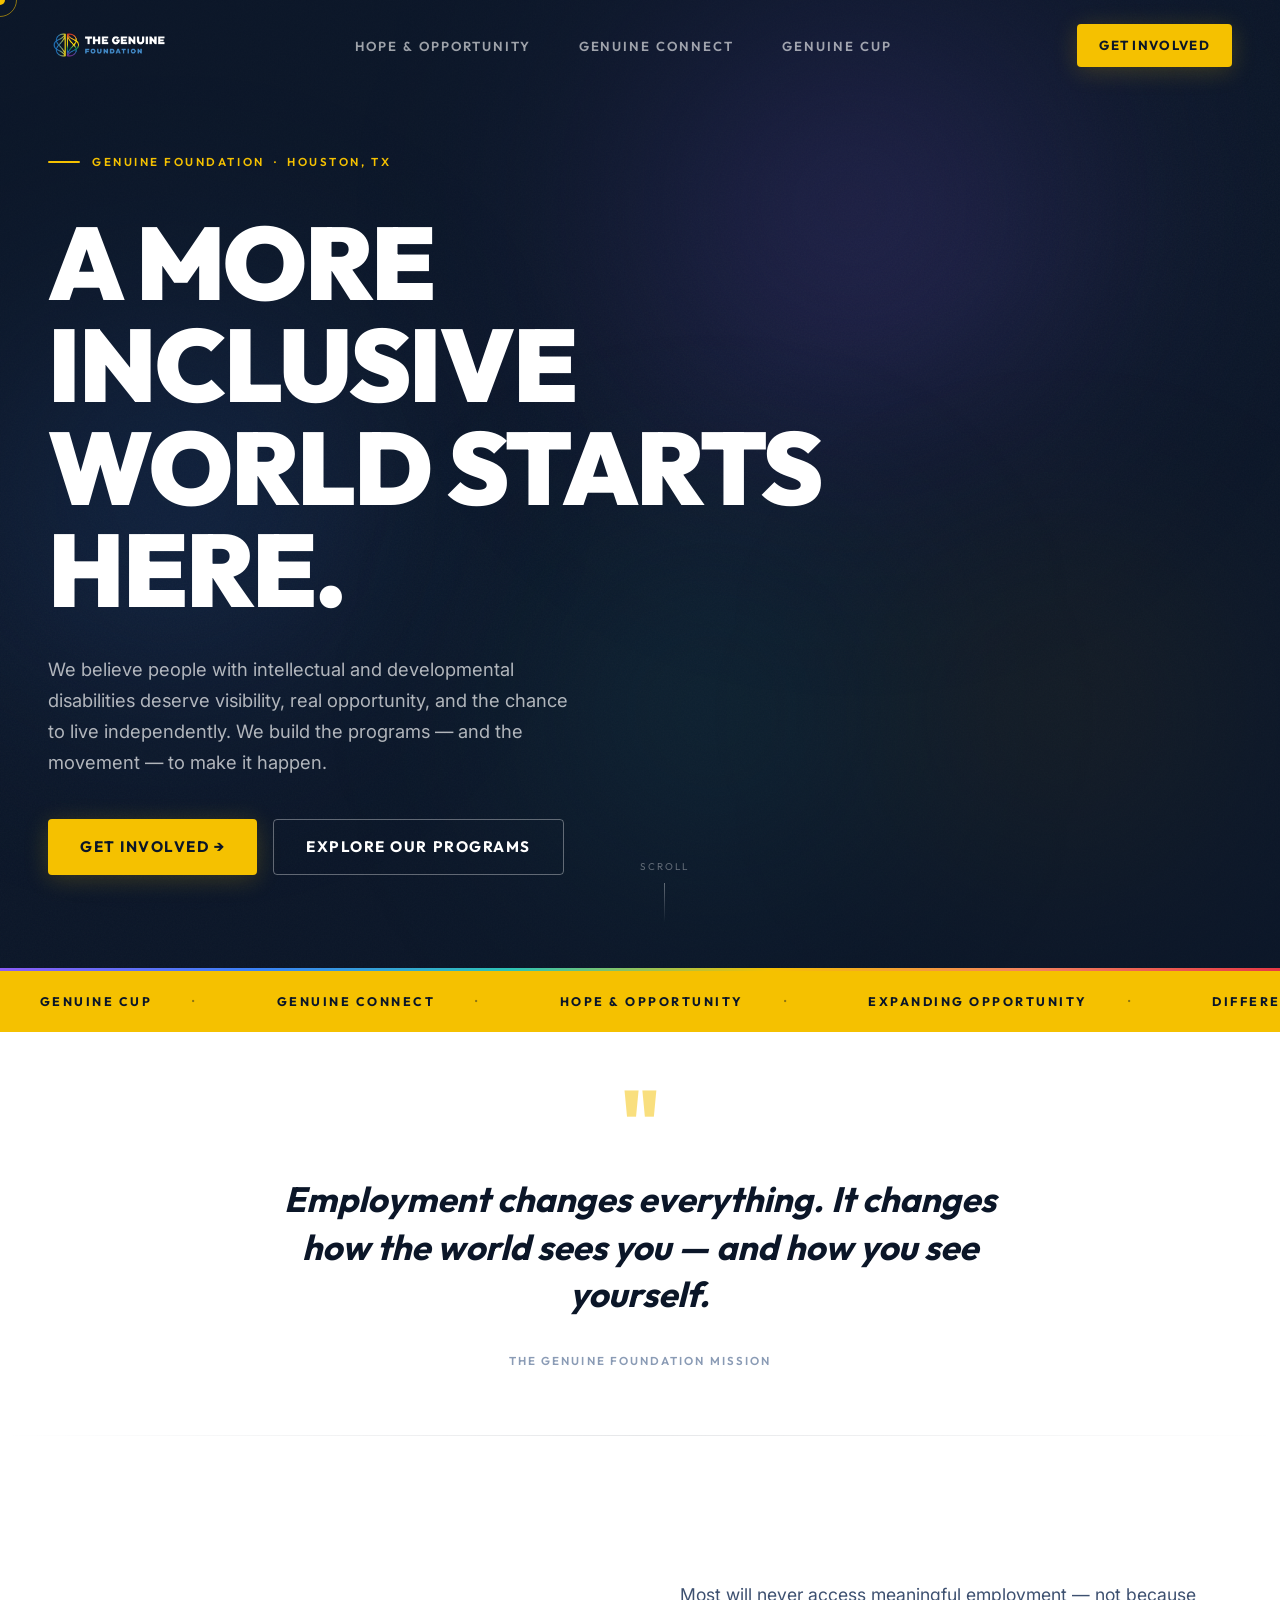
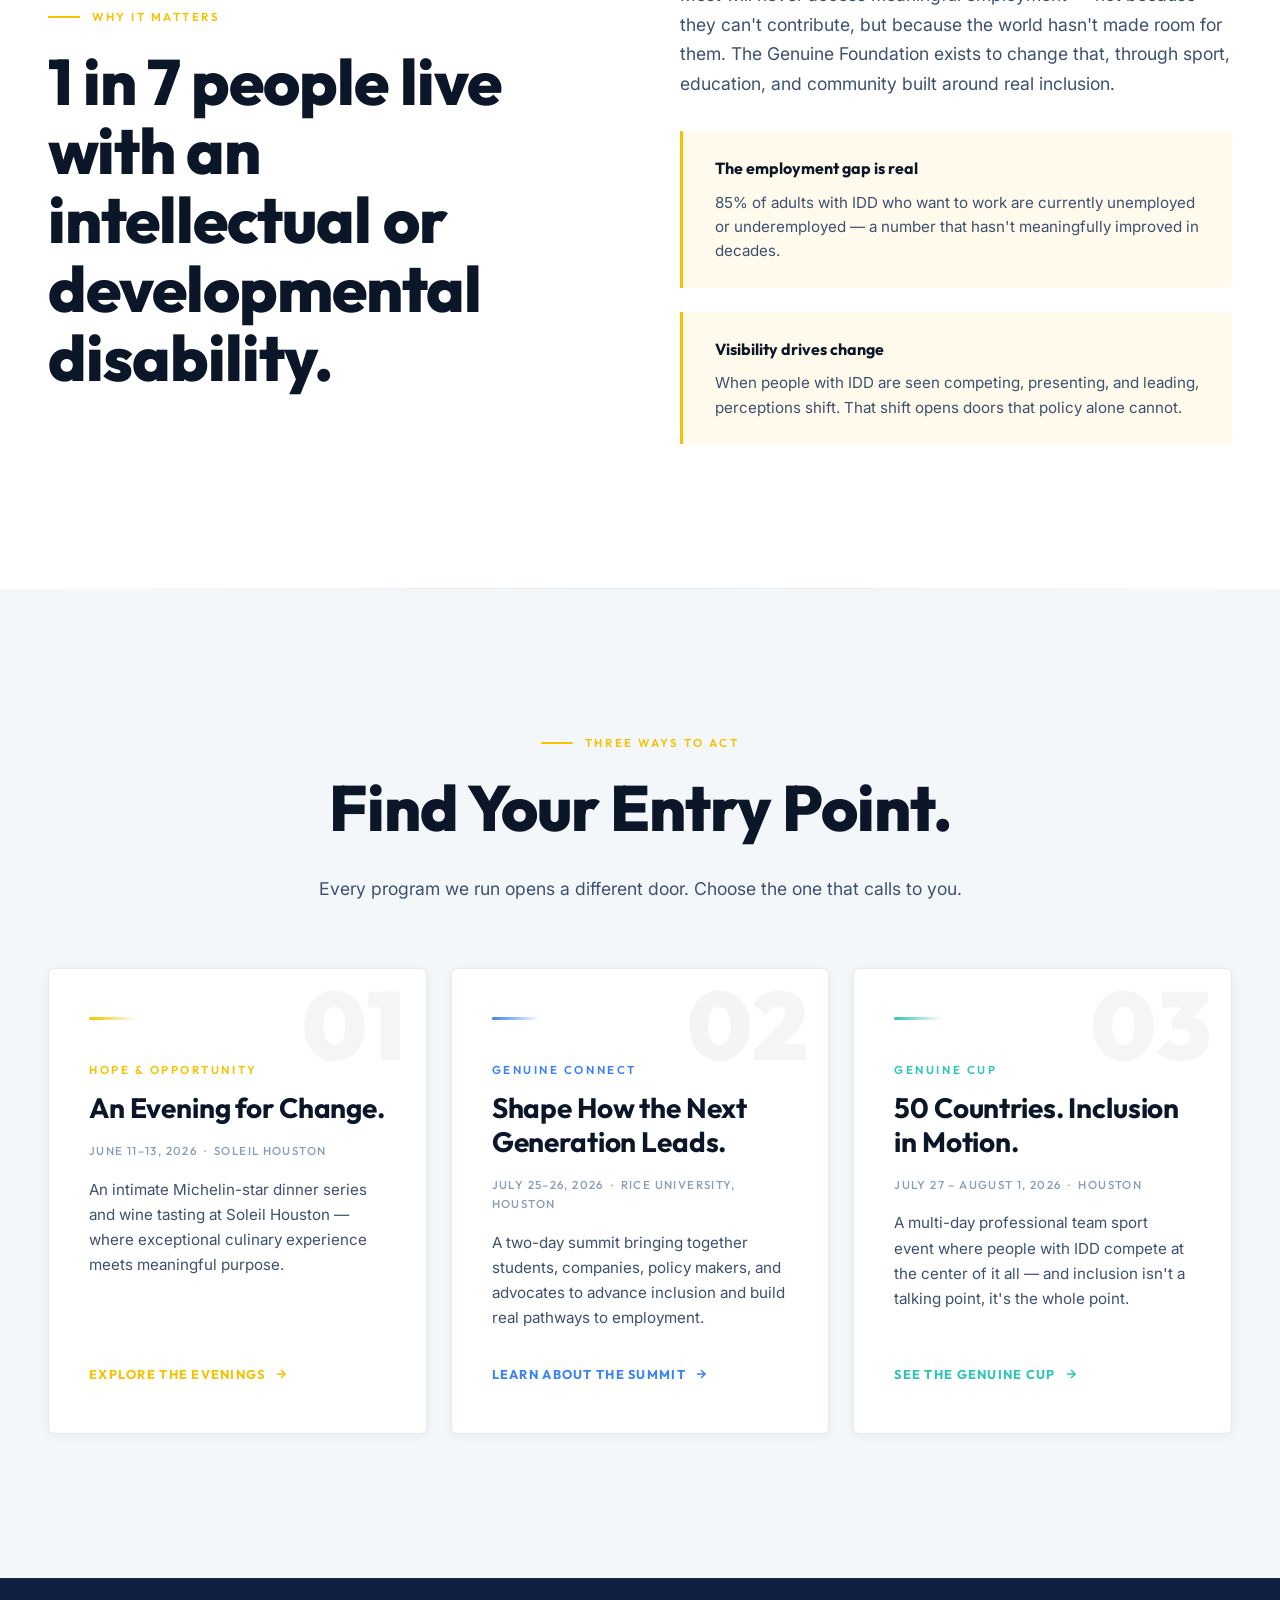
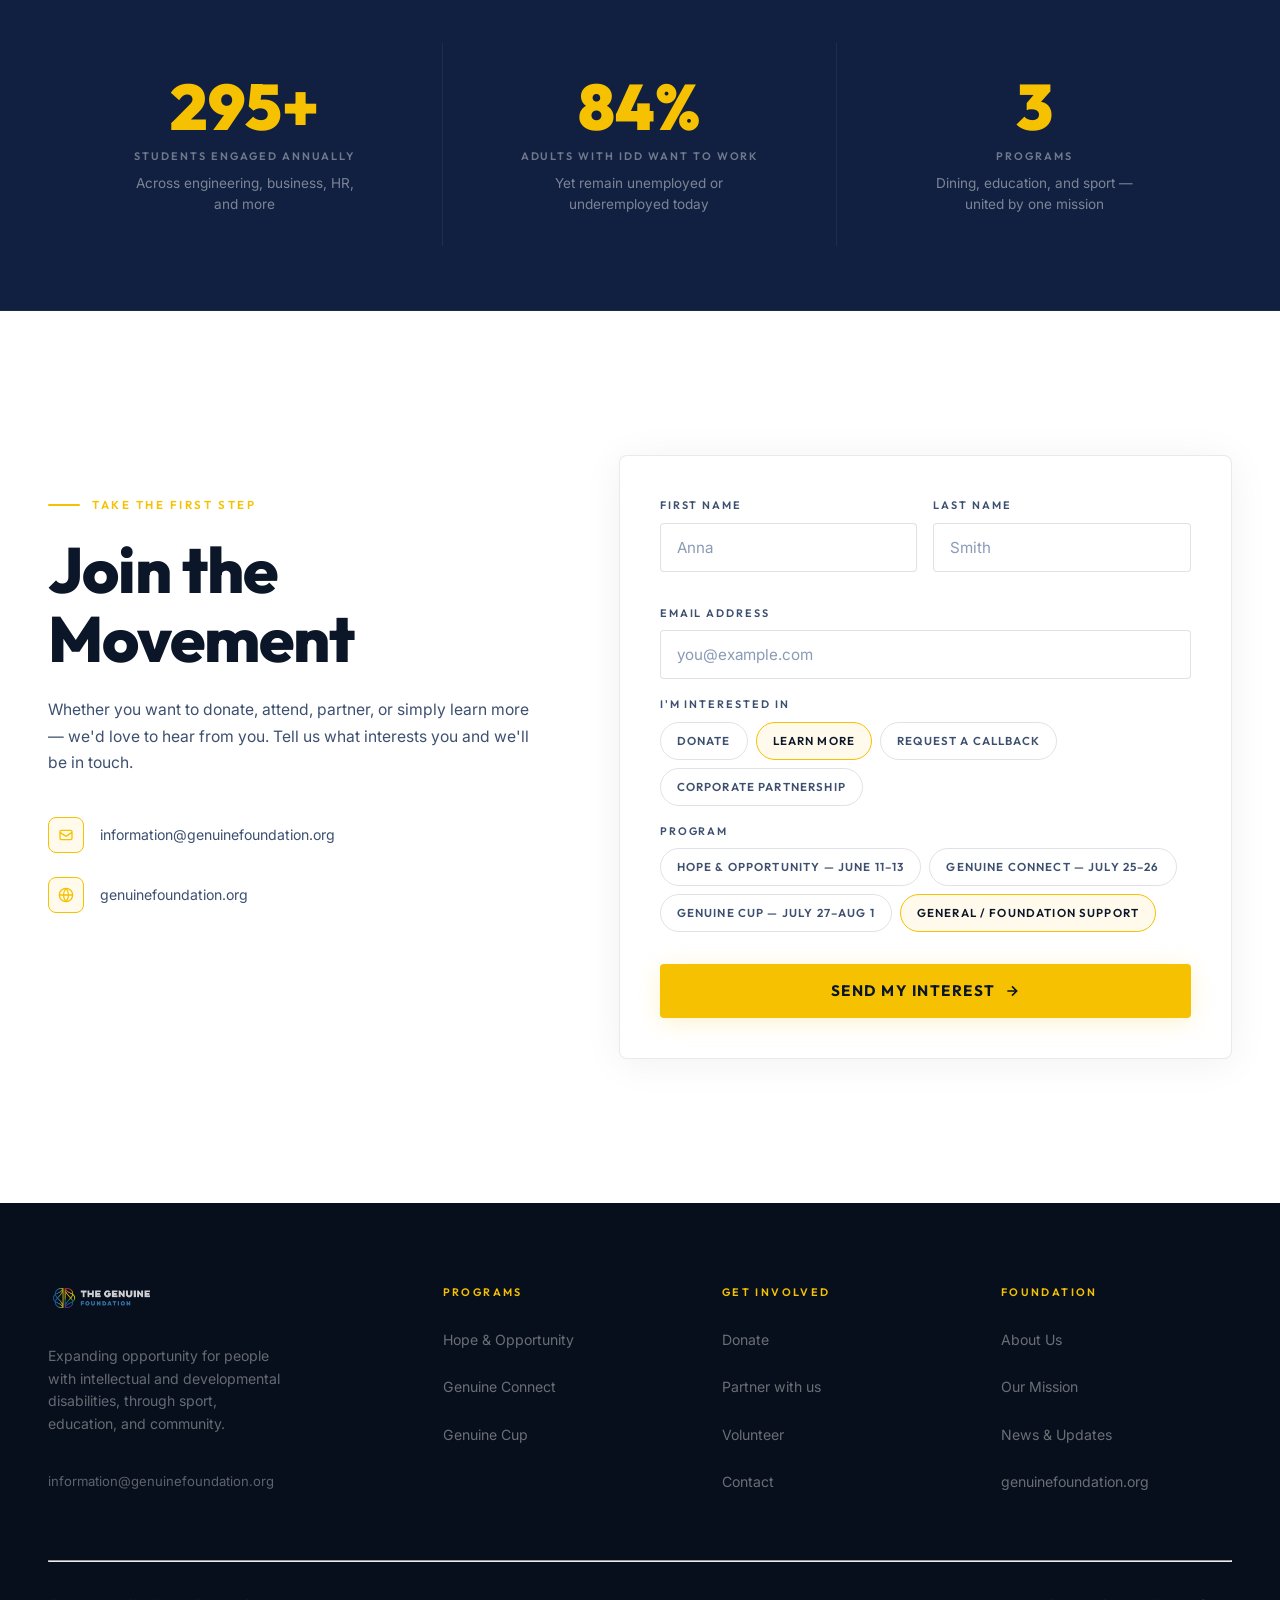
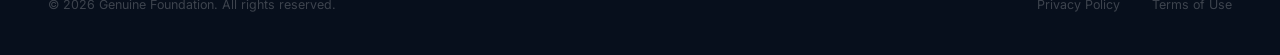
<file: index.html>
<!DOCTYPE html>
<html lang="en">
<head>
  <meta charset="UTF-8">
  <meta name="viewport" content="width=device-width, initial-scale=1.0">
  <meta name="description" content="The Genuine Foundation builds programs and movements to create a more inclusive world for people with intellectual and developmental disabilities.">
  <meta property="og:title" content="Genuine Foundation — A More Inclusive World Starts Here">
  <meta property="og:description" content="We believe people with IDD deserve visibility, real opportunity, and the chance to live independently.">
  <title>Genuine Foundation — A More Inclusive World Starts Here</title>
  <link rel="preconnect" href="https://fonts.googleapis.com">
  <link rel="preconnect" href="https://fonts.gstatic.com" crossorigin>
  <link href="https://fonts.googleapis.com/css2?family=Outfit:wght@300;400;500;600;700;800;900&family=Inter:wght@300;400;500;600&display=swap" rel="stylesheet">
  <link rel="stylesheet" href="styles.css">
  <!-- Homepage: no per-page accent override — gold is default -->
</head>
<body>

  <!-- Custom Cursor -->
  <div class="cursor-dot"></div>
  <div class="cursor-ring"></div>

  <!-- ── NAVBAR ──────────────────────────────────────────── -->
  <nav class="navbar" id="navbar">
    <div class="navbar__inner">
      <a href="index.html" class="navbar__logo">
        <img src="The Genuine Foundation Logo White Words.png" alt="Genuine Foundation">
      </a>
      <ul class="navbar__links">
        <li><a href="hope-and-opportunity.html">Hope &amp; Opportunity</a></li>
        <li><a href="genuine-connect.html">Genuine Connect</a></li>
        <li><a href="genuine-cup.html">Genuine Cup</a></li>
      </ul>
      <div class="navbar__actions">
        <a href="#get-involved" class="btn btn-gold btn-sm">Get Involved</a>
        <button class="navbar__hamburger" id="hamburgerBtn" aria-label="Open menu">
          <span></span><span></span><span></span>
        </button>
      </div>
    </div>
  </nav>

  <!-- ── MOBILE MENU ─────────────────────────────────────── -->
  <div class="mobile-menu" id="mobileMenu" role="dialog" aria-label="Navigation menu">
    <button class="mobile-menu__close" id="mobileClose" aria-label="Close menu">✕</button>
    <ul class="mobile-menu__links">
      <li><a href="hope-and-opportunity.html">Hope &amp; Opportunity</a></li>
      <li><a href="genuine-connect.html">Genuine Connect</a></li>
      <li><a href="genuine-cup.html">Genuine Cup</a></li>
      <li><a href="#get-involved" class="mobile-cta">Get Involved →</a></li>
    </ul>
  </div>

  <!-- ── HERO ────────────────────────────────────────────── -->
  <section class="hero">
    <!-- Orbs — all four initiative colors for ecosystem metaphor -->
    <div class="orb" style="width:650px;height:650px;top:-120px;right:8%;background:radial-gradient(circle,rgba(139,92,246,.32),transparent 70%);--dur:26s;"></div>
    <div class="orb" style="width:500px;height:500px;top:25%;left:-80px;background:radial-gradient(circle,rgba(59,130,246,.28),transparent 70%);--dur:20s;--delay:-8s;"></div>
    <div class="orb" style="width:420px;height:420px;bottom:5%;right:28%;background:radial-gradient(circle,rgba(46,196,182,.25),transparent 70%);--dur:18s;--delay:-3s;"></div>
    <div class="orb" style="width:360px;height:360px;top:55%;right:3%;background:radial-gradient(circle,rgba(245,193,0,.22),transparent 70%);--dur:23s;--delay:-12s;"></div>

    <div class="hero__noise"></div>
    <div class="hero__overlay"></div>

    <div class="hero__content">
      <div class="hero__tag ha-d1">
        <span>Genuine Foundation &nbsp;·&nbsp; Houston, TX</span>
      </div>
      <h1 class="f-display hero__heading ha-d2">
        A More Inclusive<br>World Starts Here.
      </h1>
      <p class="hero__sub ha-d3">
        We believe people with intellectual and developmental disabilities deserve visibility, real opportunity, and the chance to live independently. We build the programs — and the movement — to make it happen.
      </p>
      <div class="hero__ctas ha-d4">
        <a href="#get-involved" class="btn btn-gold">Get Involved →</a>
        <a href="#programs" class="btn btn-ghost">Explore Our Programs</a>
      </div>
    </div>

    <!-- Scroll indicator -->
    <div class="hero__scroll ha-d5">
      <span>Scroll</span>
      <div class="hero__scroll-line"></div>
    </div>

    <!-- Full spectrum rule at hero base -->
    <div class="hero__spectrum"></div>
  </section>

  <!-- ── MARQUEE ──────────────────────────────────────────── -->
  <div class="marquee-wrap">
    <div class="marquee-track">
      <span class="marquee-item">Genuine Cup</span>
      <span class="marquee-item">Genuine Connect</span>
      <span class="marquee-item">Hope &amp; Opportunity</span>
      <span class="marquee-item">Expanding Opportunity</span>
      <span class="marquee-item">Different Minds</span>
      <span class="marquee-item">Real Impact</span>
      <span class="marquee-item">Genuine Cup</span>
      <span class="marquee-item">Genuine Connect</span>
      <span class="marquee-item">Hope &amp; Opportunity</span>
      <span class="marquee-item">Expanding Opportunity</span>
      <span class="marquee-item">Different Minds</span>
      <span class="marquee-item">Real Impact</span>
    </div>
  </div>

  <!-- ── PULL QUOTE ───────────────────────────────────────── -->
  <div class="pull-quote-wrap">
    <div class="pull-quote reveal">
      <div class="pull-quote__mark">"</div>
      <p class="pull-quote__text">
        Employment changes everything. It changes how the world sees you — and how you see yourself.
      </p>
      <span class="pull-quote__attr">The Genuine Foundation Mission</span>
    </div>
  </div>

  <hr class="sep">

  <!-- ── WHY IT MATTERS ──────────────────────────────────── -->
  <div class="section-wrap--white">
    <div class="section">
      <div class="split">
        <div class="reveal">
          <div class="eyebrow"><span>Why it matters</span></div>
          <h2 class="f-h1 section-heading" style="max-width:520px;">
            1 in 7 people live with an intellectual or developmental disability.
          </h2>
        </div>
        <div class="reveal d1">
          <p class="f-body-lg section-sub" style="margin-bottom:var(--space-3xl);">
            Most will never access meaningful employment — not because they can't contribute, but because the world hasn't made room for them. The Genuine Foundation exists to change that, through sport, education, and community built around real inclusion.
          </p>
          <div class="feat-block">
            <h4>The employment gap is real</h4>
            <p>85% of adults with IDD who want to work are currently unemployed or underemployed — a number that hasn't meaningfully improved in decades.</p>
          </div>
          <div class="feat-block">
            <h4>Visibility drives change</h4>
            <p>When people with IDD are seen competing, presenting, and leading, perceptions shift. That shift opens doors that policy alone cannot.</p>
          </div>
        </div>
      </div>
    </div>
  </div>

  <hr class="sep">

  <!-- ── THREE WAYS TO ACT ───────────────────────────────── -->
  <div class="section-wrap--light" id="programs">
    <div class="section">
      <div class="section-header--center reveal">
        <div class="eyebrow"><span>Three ways to act</span></div>
        <h2 class="f-h1 section-heading">Find Your Entry Point.</h2>
        <p class="section-sub">Every program we run opens a different door. Choose the one that calls to you.</p>
      </div>

      <div class="grid-3">
        <!-- Card 01: Hope & Opportunity -->
        <a href="hope-and-opportunity.html" class="card init-card reveal d1" style="--card-accent:var(--gold);">
          <div class="init-card__num">01</div>
          <div class="init-card__bar"></div>
          <span class="f-label init-card__label">Hope &amp; Opportunity</span>
          <h3 class="f-h3 init-card__heading">An Evening for Change.</h3>
          <p class="init-card__date">June 11–13, 2026 &nbsp;·&nbsp; Soleil Houston</p>
          <p class="init-card__body">An intimate Michelin-star dinner series and wine tasting at Soleil Houston — where exceptional culinary experience meets meaningful purpose.</p>
          <span class="init-card__link">Explore the evenings <svg width="14" height="14" viewBox="0 0 24 24" fill="none" stroke="currentColor" stroke-width="2.5"><path d="M5 12h14M12 5l7 7-7 7"/></svg></span>
        </a>

        <!-- Card 02: Genuine Connect -->
        <a href="genuine-connect.html" class="card init-card reveal d2" style="--card-accent:var(--blue);">
          <div class="init-card__num">02</div>
          <div class="init-card__bar" style="background:linear-gradient(90deg,var(--blue),transparent);"></div>
          <span class="f-label init-card__label" style="color:var(--blue);">Genuine Connect</span>
          <h3 class="f-h3 init-card__heading">Shape How the Next Generation Leads.</h3>
          <p class="init-card__date">July 25–26, 2026 &nbsp;·&nbsp; Rice University, Houston</p>
          <p class="init-card__body">A two-day summit bringing together students, companies, policy makers, and advocates to advance inclusion and build real pathways to employment.</p>
          <span class="init-card__link" style="color:var(--blue);">Learn about the summit <svg width="14" height="14" viewBox="0 0 24 24" fill="none" stroke="currentColor" stroke-width="2.5"><path d="M5 12h14M12 5l7 7-7 7"/></svg></span>
        </a>

        <!-- Card 03: Genuine Cup -->
        <a href="genuine-cup.html" class="card init-card reveal d3" style="--card-accent:var(--green);">
          <div class="init-card__num">03</div>
          <div class="init-card__bar" style="background:linear-gradient(90deg,var(--green),transparent);"></div>
          <span class="f-label init-card__label" style="color:var(--green);">Genuine Cup</span>
          <h3 class="f-h3 init-card__heading">50 Countries. Inclusion in Motion.</h3>
          <p class="init-card__date">July 27 – August 1, 2026 &nbsp;·&nbsp; Houston</p>
          <p class="init-card__body">A multi-day professional team sport event where people with IDD compete at the center of it all — and inclusion isn't a talking point, it's the whole point.</p>
          <span class="init-card__link" style="color:var(--green);">See the Genuine Cup <svg width="14" height="14" viewBox="0 0 24 24" fill="none" stroke="currentColor" stroke-width="2.5"><path d="M5 12h14M12 5l7 7-7 7"/></svg></span>
        </a>
      </div>
    </div>
  </div>

  <!-- ── STATS BAND ───────────────────────────────────────── -->
  <div class="stats-band">
    <div class="stats-band__inner">
      <div class="stats-band__item reveal">
        <span class="stats-band__num" data-counter data-target="300" data-suffix="+">300+</span>
        <span class="stats-band__label">Students engaged annually</span>
        <p class="stats-band__desc">Across engineering, business, HR, and more</p>
      </div>
      <div class="stats-band__item reveal d1">
        <span class="stats-band__num" data-counter data-target="85" data-suffix="%">85%</span>
        <span class="stats-band__label">Adults with IDD want to work</span>
        <p class="stats-band__desc">Yet remain unemployed or underemployed today</p>
      </div>
      <div class="stats-band__item reveal d2">
        <span class="stats-band__num" data-counter data-target="3">3</span>
        <span class="stats-band__label">Programs</span>
        <p class="stats-band__desc">Dining, education, and sport — united by one mission</p>
      </div>
    </div>
  </div>

  <!-- ── GET INVOLVED / LEAD FORM ────────────────────────── -->
  <div class="section-wrap--white" id="get-involved">
    <div class="section">
      <div class="form-wrap">
        <div class="form-intro reveal">
          <div class="eyebrow"><span>Take the first step</span></div>
          <h2 class="f-h1 form-intro__heading">Join the Movement</h2>
          <p class="form-intro__body">
            Whether you want to donate, attend, partner, or simply learn more — we'd love to hear from you. Tell us what interests you and we'll be in touch.
          </p>
          <div style="margin-top:var(--space-4xl);display:flex;flex-direction:column;gap:var(--space-2xl);">
            <div style="display:flex;align-items:center;gap:var(--space-lg);">
              <div style="width:36px;height:36px;border-radius:8px;background:var(--accent-soft);border:1.5px solid var(--gold);display:flex;align-items:center;justify-content:center;flex-shrink:0;color:var(--gold);">
                <svg width="16" height="16" viewBox="0 0 24 24" fill="none" stroke="currentColor" stroke-width="2"><path d="M3 8l7.89 5.26a2 2 0 002.22 0L21 8M5 19h14a2 2 0 002-2V7a2 2 0 00-2-2H5a2 2 0 00-2 2v10a2 2 0 002 2z"/></svg>
              </div>
              <a href="mailto:information@genuinefoundation.org" style="font-size:.88rem;color:var(--text-m);transition:color .2s ease;" onmouseover="this.style.color='var(--text-d)'" onmouseout="this.style.color='var(--text-m)'">information@genuinefoundation.org</a>
            </div>
            <div style="display:flex;align-items:center;gap:var(--space-lg);">
              <div style="width:36px;height:36px;border-radius:8px;background:var(--accent-soft);border:1.5px solid var(--gold);display:flex;align-items:center;justify-content:center;flex-shrink:0;color:var(--gold);">
                <svg width="16" height="16" viewBox="0 0 24 24" fill="none" stroke="currentColor" stroke-width="2"><circle cx="12" cy="12" r="10"/><path d="M2 12h20M12 2a15.3 15.3 0 010 20M12 2a15.3 15.3 0 000 20"/></svg>
              </div>
              <span style="font-size:.88rem;color:var(--text-m);">genuinefoundation.org</span>
            </div>
          </div>
        </div>

        <div class="form-box reveal d1">
          <form data-form action="#" novalidate>
            <div class="form__fields-inner">
              <div class="form__row">
                <div class="form__field">
                  <label class="form__label" for="firstName">First Name</label>
                  <input class="form__input" type="text" id="firstName" name="firstName" placeholder="Anna" required>
                </div>
                <div class="form__field">
                  <label class="form__label" for="lastName">Last Name</label>
                  <input class="form__input" type="text" id="lastName" name="lastName" placeholder="Smith" required>
                </div>
              </div>

              <div class="form__field">
                <label class="form__label" for="email">Email Address</label>
                <input class="form__input" type="email" id="email" name="email" placeholder="you@example.com" required>
              </div>

              <div class="form__field">
                <label class="form__label">I'm interested in</label>
                <div class="form__chip-group">
                  <div class="form__chip">
                    <input type="radio" name="interest" id="int-donate" value="donate">
                    <label for="int-donate">Donate</label>
                  </div>
                  <div class="form__chip">
                    <input type="radio" name="interest" id="int-learn" value="learn" checked>
                    <label for="int-learn">Learn more</label>
                  </div>
                  <div class="form__chip">
                    <input type="radio" name="interest" id="int-callback" value="callback">
                    <label for="int-callback">Request a callback</label>
                  </div>
                  <div class="form__chip">
                    <input type="radio" name="interest" id="int-partner" value="partner">
                    <label for="int-partner">Corporate partnership</label>
                  </div>
                </div>
              </div>

              <div class="form__field">
                <label class="form__label">Program</label>
                <div class="form__chip-group">
                  <div class="form__chip">
                    <input type="radio" name="program" id="prog-hao" value="hope">
                    <label for="prog-hao">Hope &amp; Opportunity — June 11–13</label>
                  </div>
                  <div class="form__chip">
                    <input type="radio" name="program" id="prog-connect" value="connect">
                    <label for="prog-connect">Genuine Connect — July 25–26</label>
                  </div>
                  <div class="form__chip">
                    <input type="radio" name="program" id="prog-cup" value="cup">
                    <label for="prog-cup">Genuine Cup — July 27–Aug 1</label>
                  </div>
                  <div class="form__chip">
                    <input type="radio" name="program" id="prog-general" value="general" checked>
                    <label for="prog-general">General / Foundation support</label>
                  </div>
                </div>
              </div>

              <div class="form__submit">
                <button type="submit" class="btn btn-gold">
                  Send My Interest
                  <svg width="16" height="16" viewBox="0 0 24 24" fill="none" stroke="currentColor" stroke-width="2.5"><path d="M5 12h14M12 5l7 7-7 7"/></svg>
                </button>
              </div>
            </div>

            <div class="form__success">
              <div class="form__success-icon">✓</div>
              <h3>We'll be in touch.</h3>
              <p>Thank you for your interest in the Genuine Foundation. Someone from our team will reach out soon.</p>
            </div>
          </form>
        </div>
      </div>
    </div>
  </div>

  <!-- ── FOOTER ───────────────────────────────────────────── -->
  <footer class="footer">
    <div class="footer__inner">
      <div class="footer__grid">
        <div class="footer__brand">
          <img class="footer__logo" src="The Genuine Foundation Logo White Words.png" alt="Genuine Foundation">
          <p class="footer__tagline">Expanding opportunity for people with intellectual and developmental disabilities, through sport, education, and community.</p>
          <a class="footer__contact" href="mailto:information@genuinefoundation.org">information@genuinefoundation.org</a>
        </div>
        <div class="footer__col">
          <h4 class="footer__col-title">Programs</h4>
          <ul>
            <li><a href="hope-and-opportunity.html">Hope &amp; Opportunity</a></li>
            <li><a href="genuine-connect.html">Genuine Connect</a></li>
            <li><a href="genuine-cup.html">Genuine Cup</a></li>
          </ul>
        </div>
        <div class="footer__col">
          <h4 class="footer__col-title">Get Involved</h4>
          <ul>
            <li><a href="#get-involved">Donate</a></li>
            <li><a href="#get-involved">Partner with us</a></li>
            <li><a href="#get-involved">Volunteer</a></li>
            <li><a href="#get-involved">Contact</a></li>
          </ul>
        </div>
        <div class="footer__col">
          <h4 class="footer__col-title">Foundation</h4>
          <ul>
            <li><a href="#">About Us</a></li>
            <li><a href="#">Our Mission</a></li>
            <li><a href="#">News &amp; Updates</a></li>
            <li><a href="#">genuinefoundation.org</a></li>
          </ul>
        </div>
      </div>
      <hr class="footer__sep">
      <div class="footer__bottom">
        <p class="footer__copy">© 2026 Genuine Foundation. All rights reserved.</p>
        <nav class="footer__legal">
          <a href="#">Privacy Policy</a>
          <a href="#">Terms of Use</a>
        </nav>
      </div>
    </div>
  </footer>

  <script src="main.js"></script>
</body>
</html>
</file>
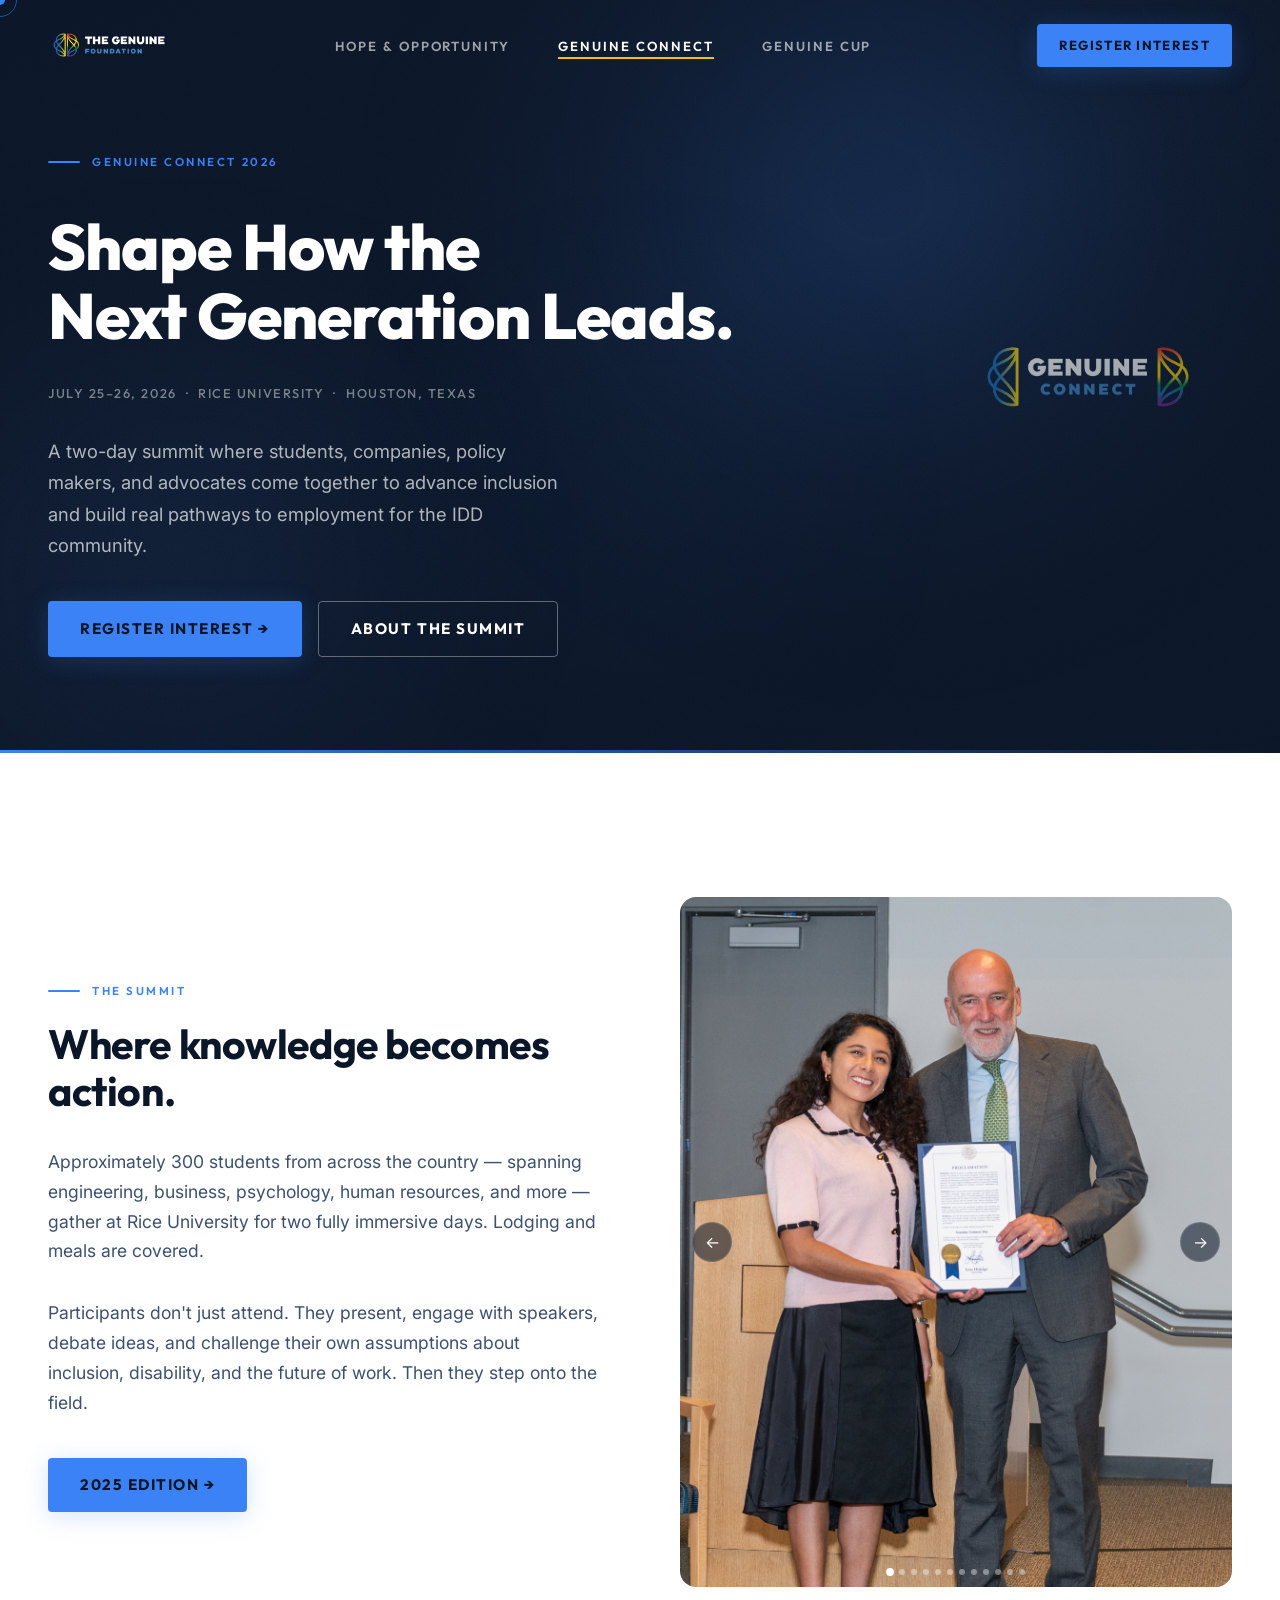
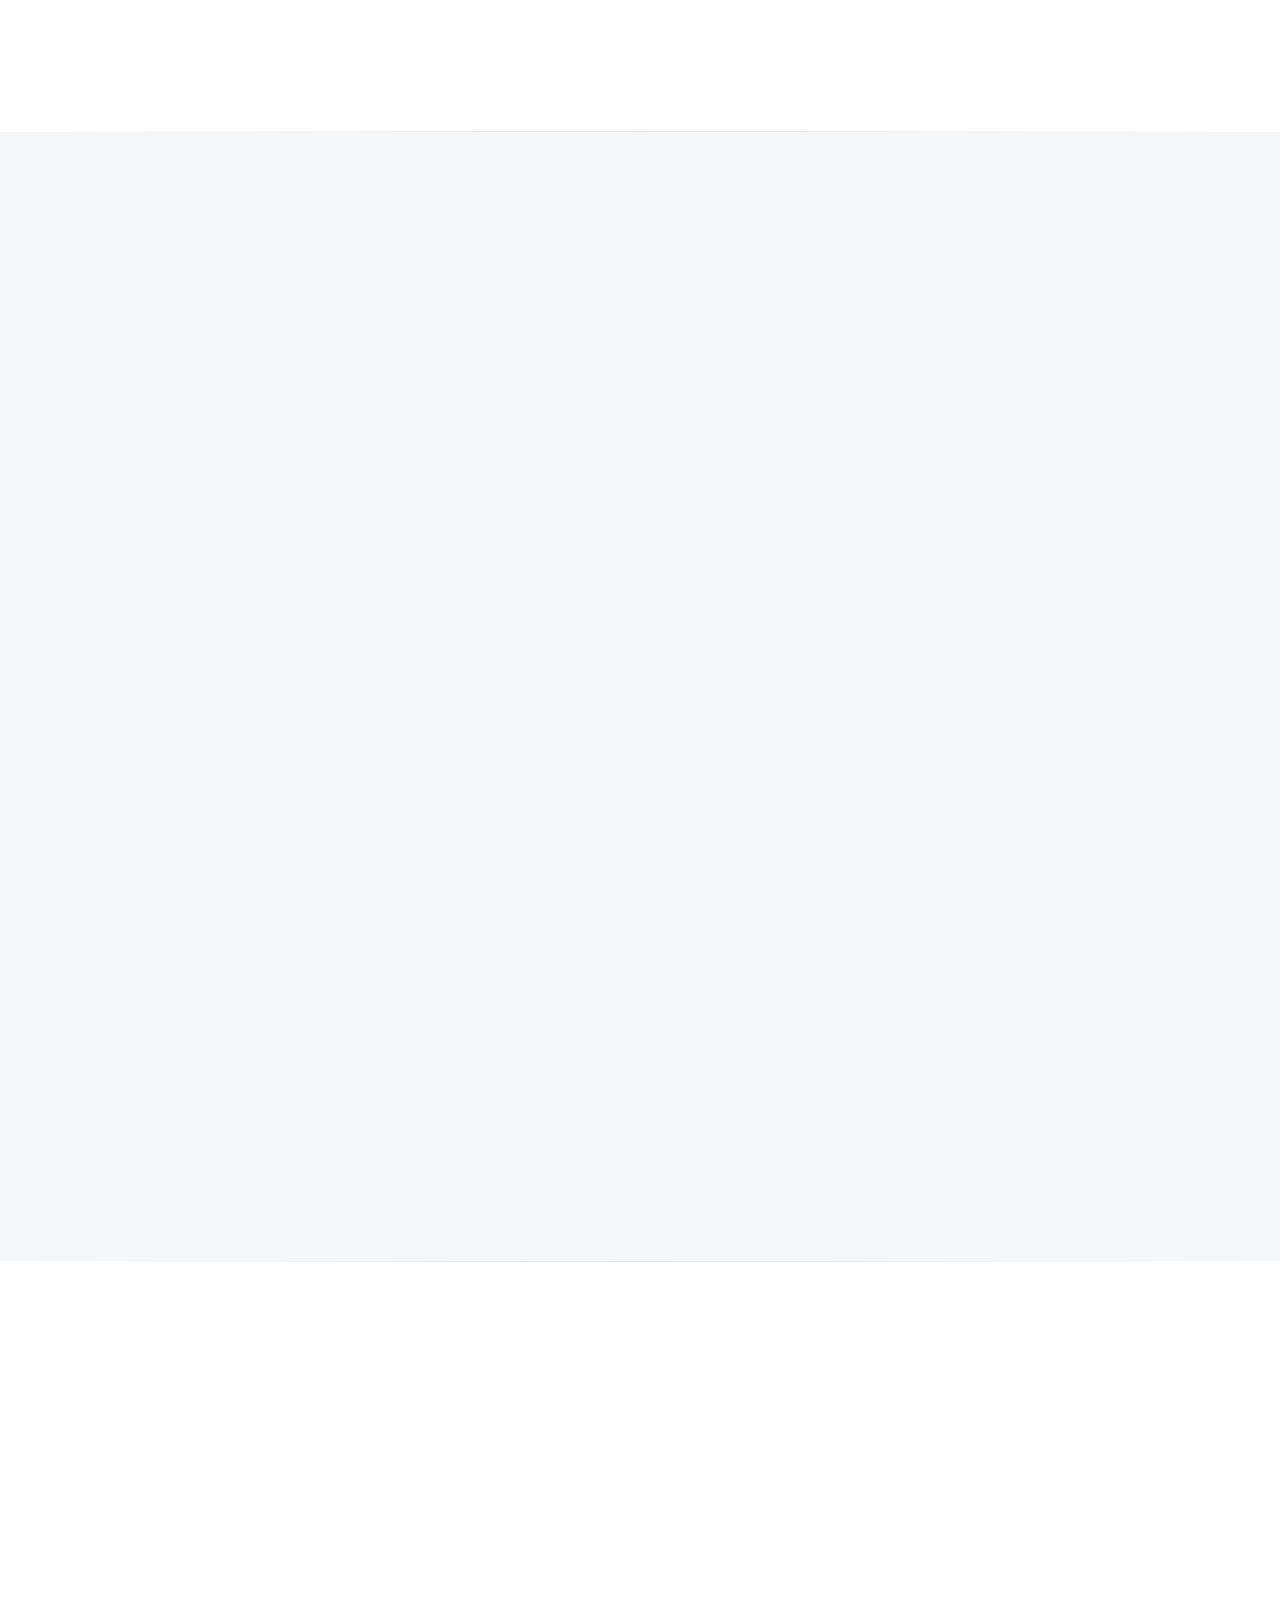
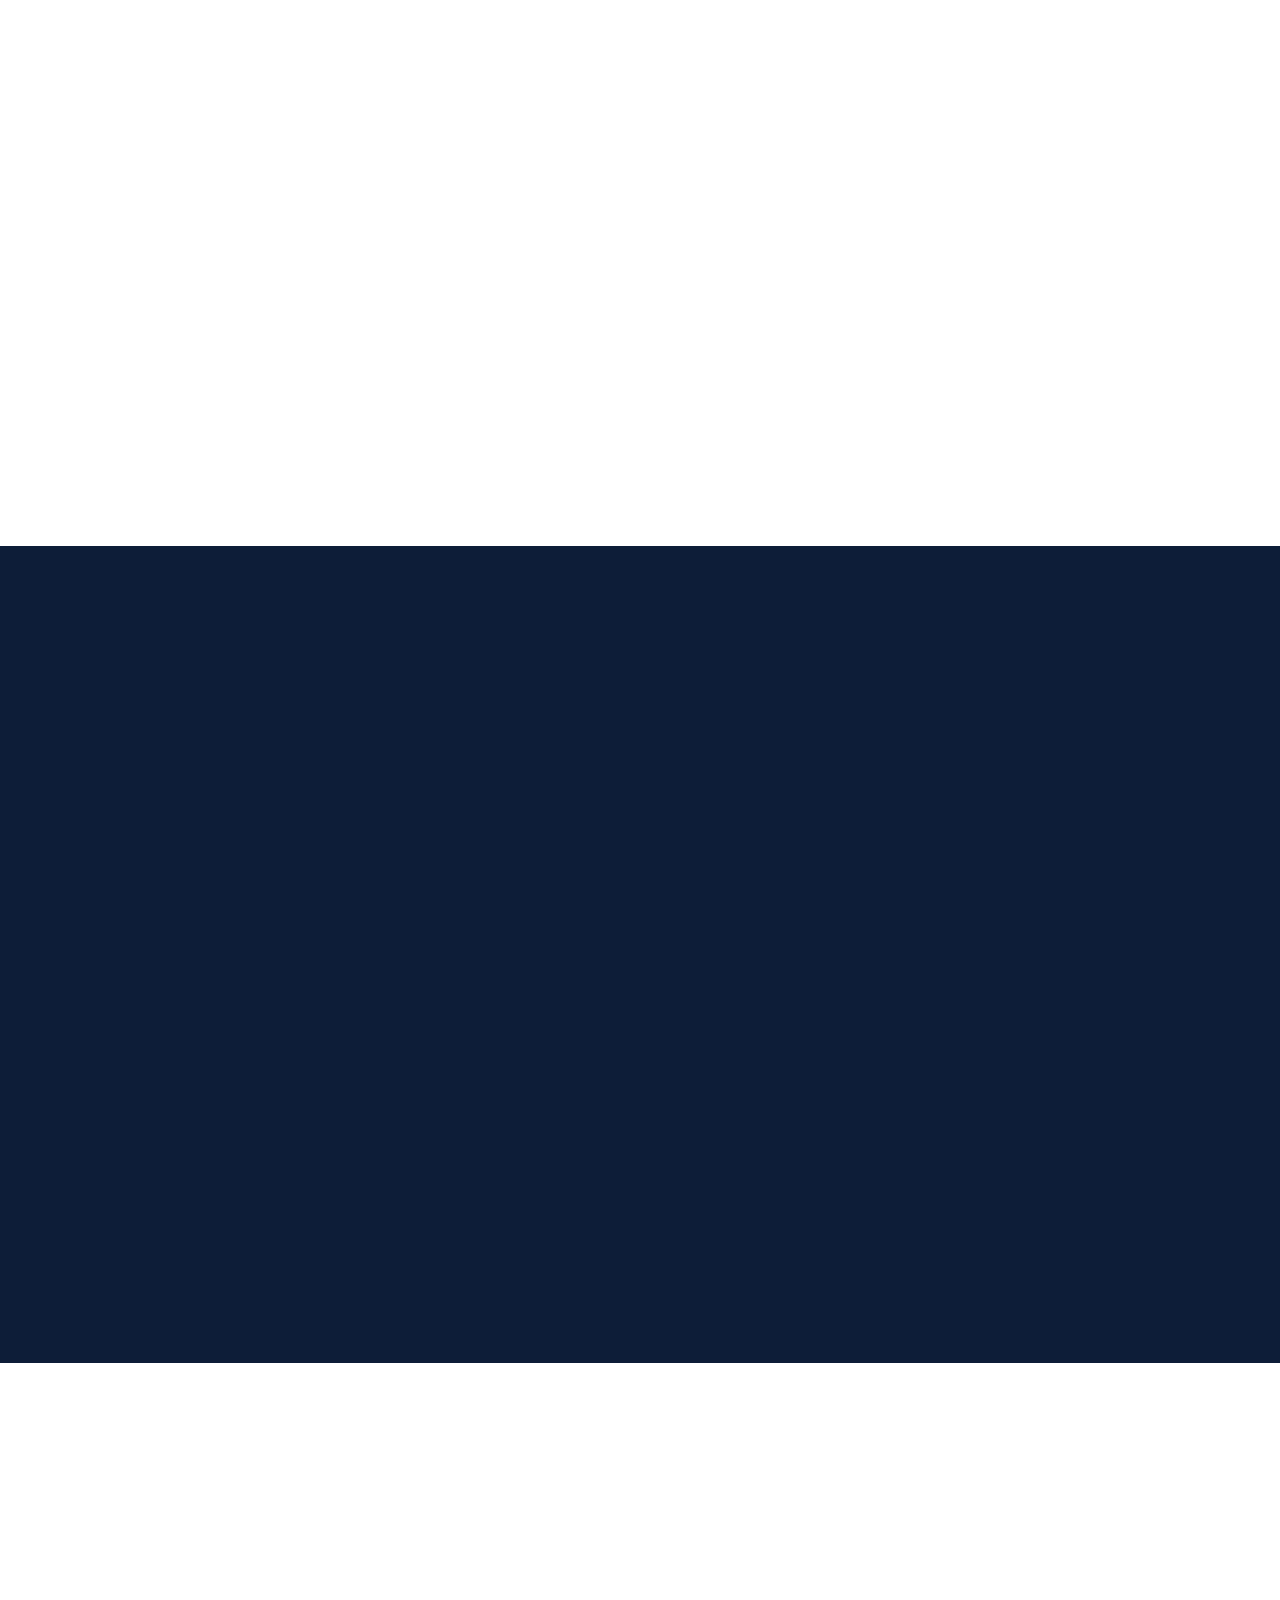
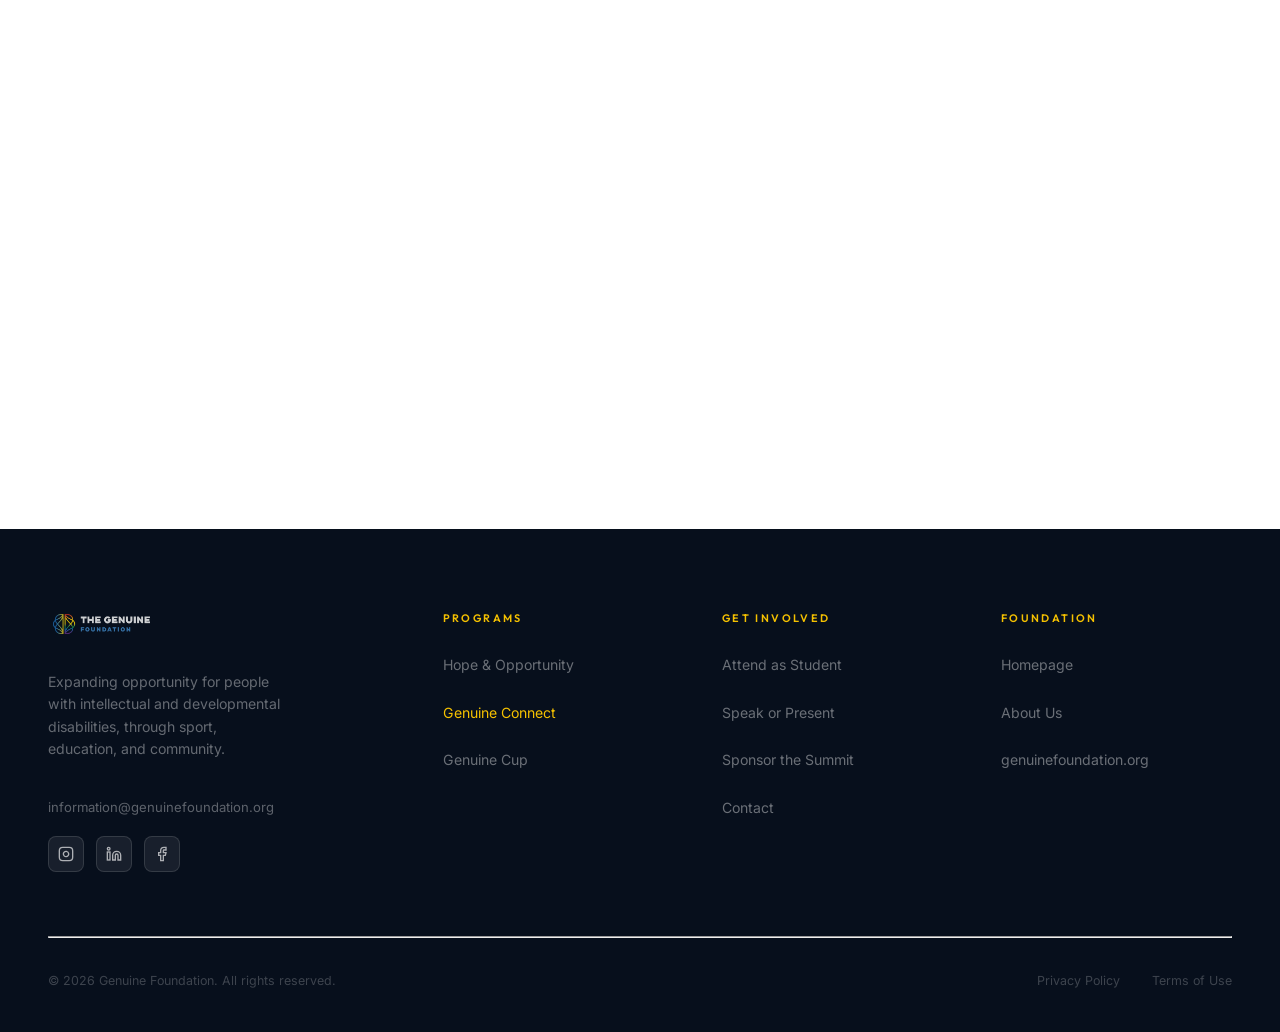
<file: genuine-connect.html>
<!DOCTYPE html>
<html lang="en">
<head>
  <meta charset="UTF-8">
  <meta name="viewport" content="width=device-width, initial-scale=1.0">
  <meta name="description" content="Genuine Connect 2026 — A two-day summit at Rice University where students, companies, policy makers, and advocates advance inclusion and build real pathways to employment for the IDD community.">
  <title>Genuine Connect — Genuine Foundation</title>
  <link rel="preconnect" href="https://fonts.googleapis.com">
  <link rel="preconnect" href="https://fonts.gstatic.com" crossorigin>
  <link href="https://fonts.googleapis.com/css2?family=Outfit:wght@300;400;500;600;700;800;900&family=Inter:wght@300;400;500;600&display=swap" rel="stylesheet">
  <link rel="stylesheet" href="styles.css">
  <style>
    /* Genuine Connect accent: blue */
    :root {
      --accent:      #3B82F6;
      --accent-glow: rgba(59,130,246,.22);
      --accent-soft: rgba(59,130,246,.08);
    }

    /* hero branch logo */
    .hero__branch-logo {
      position: absolute;
      right: 6%;
      top: 50%;
      transform: translateY(-50%);
      width: clamp(140px, 18vw, 240px);
      opacity: .92;
      pointer-events: none;
      z-index: 2;
    }
    @media (max-width: 768px) {
      .hero__branch-logo { width: 120px; right: 4%; top: auto; bottom: 5rem; transform: none; }
    }
    @media (max-width: 480px) { .hero__branch-logo { display: none; } }

    /* carousel */
    .carousel { position: relative; overflow: hidden; border-radius: 16px; }
    .carousel__track { display: flex; transition: transform .45s cubic-bezier(.4,0,.2,1); will-change: transform; }
    .carousel__slide { min-width: 100%; }
    .carousel__slide img { width: 100%; height: 100%; object-fit: cover; display: block; }
    .carousel__btn {
      position: absolute; top: 50%; transform: translateY(-50%);
      width: 40px; height: 40px; border-radius: 50%;
      background: rgba(11,22,40,.55); backdrop-filter: blur(6px);
      border: 1px solid rgba(255,255,255,.15); color: #fff;
      display: flex; align-items: center; justify-content: center;
      cursor: pointer; z-index: 3; transition: background .2s;
    }
    .carousel__btn:hover { background: rgba(59,130,246,.6); }
    .carousel__btn--prev { left: .75rem; }
    .carousel__btn--next { right: .75rem; }
    .carousel__dots {
      position: absolute; bottom: .75rem; left: 50%; transform: translateX(-50%);
      display: flex; gap: 6px; z-index: 3;
    }
    .carousel__dot {
      width: 6px; height: 6px; border-radius: 50%;
      background: rgba(255,255,255,.4); border: none; cursor: pointer;
      transition: background .2s, transform .2s;
    }
    .carousel__dot.active { background: #fff; transform: scale(1.3); }

    /* PDF modal */
    .pdf-modal {
      position: fixed; inset: 0; z-index: 9000;
      display: flex; align-items: center; justify-content: center;
      background: rgba(5,12,25,.75); backdrop-filter: blur(8px);
      opacity: 0; pointer-events: none; transition: opacity .3s;
    }
    .pdf-modal.open { opacity: 1; pointer-events: auto; }
    .pdf-modal__card {
      background: var(--navy-2, #0D1D38); border-radius: 20px;
      border: 1px solid rgba(255,255,255,.1);
      max-width: 460px; width: 90%; padding: 0;
      transform: translateY(20px); transition: transform .35s cubic-bezier(.34,1.56,.64,1);
      overflow: hidden;
    }
    .pdf-modal.open .pdf-modal__card { transform: translateY(0); }
    .pdf-modal__top { height: 4px; background: #3B82F6; }
    .pdf-modal__body { padding: 2rem 2rem 2.5rem; }
    .pdf-modal__title { font-family: 'Outfit', sans-serif; font-size: 1.25rem; font-weight: 700; color: #fff; margin-bottom: .5rem; }
    .pdf-modal__sub { font-size: .9rem; color: rgba(255,255,255,.55); margin-bottom: 1.75rem; line-height: 1.5; }
    .pdf-modal__actions { display: flex; gap: .75rem; align-items: center; }
    .pdf-modal__close-btn {
      background: none; border: 1px solid rgba(255,255,255,.18); color: rgba(255,255,255,.65);
      border-radius: 8px; padding: .6rem 1rem; cursor: pointer; font-size: .88rem;
      transition: border-color .2s, color .2s;
    }
    .pdf-modal__close-btn:hover { border-color: rgba(255,255,255,.4); color: #fff; }

    /* footer social */
    .footer__social { display: flex; gap: var(--space-md); margin-top: var(--space-lg); }
    .footer__social-link {
      width: 36px; height: 36px; border-radius: 8px;
      background: rgba(255,255,255,.07); border: 1px solid rgba(255,255,255,.12);
      display: flex; align-items: center; justify-content: center;
      color: rgba(255,255,255,.65); transition: background .2s, color .2s;
    }
    .footer__social-link:hover { background: rgba(255,255,255,.15); color: #fff; }
  </style>
</head>
<body>

  <div class="cursor-dot"></div>
  <div class="cursor-ring"></div>

  <!-- ── NAVBAR ──────────────────────────────────────────── -->
  <nav class="navbar" id="navbar">
    <div class="navbar__inner">
      <a href="index.html" class="navbar__logo">
        <img src="The Genuine Foundation Logo White Words.png" alt="Genuine Foundation">
      </a>
      <ul class="navbar__links">
        <li><a href="hope-and-opportunity.html">Hope &amp; Opportunity</a></li>
        <li><a href="genuine-connect.html" class="active">Genuine Connect</a></li>
        <li><a href="genuine-cup.html">Genuine Cup</a></li>
      </ul>
      <div class="navbar__actions">
        <a href="#register" class="btn btn-accent btn-sm">Register Interest</a>
        <button class="navbar__hamburger" id="hamburgerBtn" aria-label="Open menu">
          <span></span><span></span><span></span>
        </button>
      </div>
    </div>
  </nav>

  <!-- ── MOBILE MENU ─────────────────────────────────────── -->
  <div class="mobile-menu" id="mobileMenu" role="dialog" aria-label="Navigation menu">
    <button class="mobile-menu__close" id="mobileClose" aria-label="Close menu">✕</button>
    <ul class="mobile-menu__links">
      <li><a href="hope-and-opportunity.html">Hope &amp; Opportunity</a></li>
      <li><a href="genuine-connect.html" style="color:#fff;">Genuine Connect</a></li>
      <li><a href="genuine-cup.html">Genuine Cup</a></li>
      <li><a href="#register" class="mobile-cta" style="color:var(--accent);">Register Interest →</a></li>
    </ul>
  </div>

  <!-- ── HERO ────────────────────────────────────────────── -->
  <section class="hero hero--sub">
    <div class="orb" style="width:700px;height:700px;top:-160px;right:4%;background:radial-gradient(circle,rgba(59,130,246,.32),transparent 70%);--dur:26s;"></div>
    <div class="orb" style="width:480px;height:480px;bottom:-60px;left:-60px;background:radial-gradient(circle,rgba(59,130,246,.2),transparent 70%);--dur:20s;--delay:-9s;"></div>
    <div class="orb" style="width:300px;height:300px;top:45%;right:38%;background:radial-gradient(circle,rgba(59,130,246,.14),transparent 70%);--dur:16s;--delay:-4s;"></div>

    <div class="hero__noise"></div>
    <div class="hero__overlay"></div>

    <div class="hero__content">
      <div class="hero__tag ha-d1"><span>Genuine Connect 2026</span></div>
      <h1 class="f-h1 hero__heading ha-d2">Shape How the<br>Next Generation Leads.</h1>
      <p class="hero__date ha-d3">July 25–26, 2026 &nbsp;·&nbsp; Rice University &nbsp;·&nbsp; Houston, Texas</p>
      <p class="hero__sub ha-d3">
        A two-day summit where students, companies, policy makers, and advocates come together to advance inclusion and build real pathways to employment for the IDD community.
      </p>
      <div class="hero__ctas ha-d4">
        <a href="#register" class="btn btn-accent">Register Interest →</a>
        <a href="#the-summit" class="btn btn-ghost">About the Summit</a>
      </div>
    </div>

    <div class="hero__accent-rule"></div>
    <img class="hero__branch-logo" src="Genuine%20Connect%20Logo%20Inverted.png" alt="Genuine Connect">
  </section>

  <!-- ── THE SUMMIT ──────────────────────────────────────── -->
  <div class="section-wrap--white" id="the-summit">
    <div class="section">
      <div class="split">
        <div class="reveal">
          <div class="eyebrow"><span>The Summit</span></div>
          <h2 class="f-h2 section-heading">Where knowledge becomes action.</h2>
          <p class="section-sub" style="margin-bottom:var(--space-3xl);">
            Approximately 300 students from across the country — spanning engineering, business, psychology, human resources, and more — gather at Rice University for two fully immersive days. Lodging and meals are covered.
          </p>
          <p class="section-sub" style="margin-bottom:var(--space-4xl);">
            Participants don't just attend. They present, engage with speakers, debate ideas, and challenge their own assumptions about inclusion, disability, and the future of work. Then they step onto the field.
          </p>
          <button class="btn btn-accent" id="openPdfModal">2025 edition →</button>
        </div>

        <div class="reveal d1">
          <div class="carousel" style="aspect-ratio:4/5;" data-carousel>
            <div class="carousel__track">
              <div class="carousel__slide"><img src="Genuine%20Connect%20Pictures/072925_PaulRDavisPhoto_Genuine_Foundation-82.jpg" alt="Genuine Connect 1"></div>
              <div class="carousel__slide"><img src="Genuine%20Connect%20Pictures/072925_PaulRDavisPhoto_Genuine_Foundation-174.jpg" alt="Genuine Connect 2"></div>
              <div class="carousel__slide"><img src="Genuine%20Connect%20Pictures/072925_PaulRDavisPhoto_Genuine_Foundation-222.jpg" alt="Genuine Connect 3"></div>
              <div class="carousel__slide"><img src="Genuine%20Connect%20Pictures/072925_PaulRDavisPhoto_Genuine_Foundation-287.jpg" alt="Genuine Connect 4"></div>
              <div class="carousel__slide"><img src="Genuine%20Connect%20Pictures/072925_PaulRDavisPhoto_Genuine_Foundation-290.jpg" alt="Genuine Connect 5"></div>
              <div class="carousel__slide"><img src="Genuine%20Connect%20Pictures/072925_PaulRDavisPhoto_Genuine_Foundation-308.jpg" alt="Genuine Connect 6"></div>
              <div class="carousel__slide"><img src="Genuine%20Connect%20Pictures/072925_PaulRDavisPhoto_Genuine_Foundation-343.jpg" alt="Genuine Connect 7"></div>
              <div class="carousel__slide"><img src="Genuine%20Connect%20Pictures/072925_PaulRDavisPhoto_Genuine_Foundation-367.jpg" alt="Genuine Connect 8"></div>
              <div class="carousel__slide"><img src="Genuine%20Connect%20Pictures/072925_PaulRDavisPhoto_Genuine_Foundation-444.jpg" alt="Genuine Connect 9"></div>
              <div class="carousel__slide"><img src="Genuine%20Connect%20Pictures/072925_PaulRDavisPhoto_Genuine_Foundation-495.jpg" alt="Genuine Connect 10"></div>
              <div class="carousel__slide"><img src="Genuine%20Connect%20Pictures/072925_PaulRDavisPhoto_Genuine_Foundation-507.jpg" alt="Genuine Connect 11"></div>
              <div class="carousel__slide"><img src="Genuine%20Connect%20Pictures/072925_PaulRDavisPhoto_Genuine_Foundation-534.jpg" alt="Genuine Connect 12"></div>
            </div>
            <button class="carousel__btn carousel__btn--prev" aria-label="Previous">&#8592;</button>
            <button class="carousel__btn carousel__btn--next" aria-label="Next">&#8594;</button>
            <div class="carousel__dots"></div>
          </div>
        </div>
      </div>
    </div>
  </div>

  <hr class="sep">

  <!-- ── THE PROGRAM ─────────────────────────────────────── -->
  <div class="section-wrap--light">
    <div class="section">
      <div class="section-header--center reveal">
        <div class="eyebrow"><span>The Program</span></div>
        <h2 class="f-h2 section-heading">Two days. Lasting change.</h2>
        <p class="section-sub">Every session is designed to translate understanding into action — and action into opportunity.</p>
      </div>

      <div class="grid-2" style="gap:var(--space-2xl);">
        <div class="card pillar-card reveal d1">
          <div class="pillar-card__icon">
            <svg width="22" height="22" viewBox="0 0 24 24" fill="none" stroke="currentColor" stroke-width="2"><path d="M17 21v-2a4 4 0 00-4-4H5a4 4 0 00-4 4v2"/><circle cx="9" cy="7" r="4"/><path d="M23 21v-2a4 4 0 00-3-3.87M16 3.13a4 4 0 010 7.75"/></svg>
          </div>
          <h3 class="f-h3 pillar-card__heading">Top-tier panels</h3>
          <p class="pillar-card__body">Speakers from UT, Rice, Best Buddies, Bank of America, HP, La Fageda, and Special Olympics share real stories and real strategies for advancing IDD inclusion in the workforce.</p>
        </div>

        <div class="card pillar-card reveal d2">
          <div class="pillar-card__icon">
            <svg width="22" height="22" viewBox="0 0 24 24" fill="none" stroke="currentColor" stroke-width="2"><path d="M12 20h9M16.5 3.5a2.121 2.121 0 013 3L7 19l-4 1 1-4L16.5 3.5z"/></svg>
          </div>
          <h3 class="f-h3 pillar-card__heading">Student Poster Session</h3>
          <p class="pillar-card__body">Selected students showcase research on IDD and neurodiversity, bridging academic knowledge and lived experience — and presenting it to people with the power to act on it.</p>
        </div>

        <div class="card pillar-card reveal d1">
          <div class="pillar-card__icon">
            <svg width="22" height="22" viewBox="0 0 24 24" fill="none" stroke="currentColor" stroke-width="2"><polygon points="23 7 16 12 23 17 23 7"/><rect x="1" y="5" width="15" height="14" rx="2" ry="2"/></svg>
          </div>
          <h3 class="f-h3 pillar-card__heading">Film Screening</h3>
          <p class="pillar-card__body">Special premiere of the Genuine documentary, produced in partnership with BBC, followed by a facilitated discussion that connects the film's themes to the summit's work.</p>
        </div>

        <div class="card pillar-card reveal d2">
          <div class="pillar-card__icon">
            <svg width="22" height="22" viewBox="0 0 24 24" fill="none" stroke="currentColor" stroke-width="2"><circle cx="12" cy="12" r="10"/><polyline points="12 6 12 12 16 14"/></svg>
          </div>
          <h3 class="f-h3 pillar-card__heading">Genuine Cup Volunteer</h3>
          <p class="pillar-card__body">Participants transition directly into volunteering at the Genuine Cup, putting the summit's ideas into action on the field — where inclusion becomes real, lived, and undeniable.</p>
        </div>
      </div>
    </div>
  </div>

  <hr class="sep">

  <!-- ── WHO SHOULD BE HERE ───────────────────────────────── -->
  <div class="section-wrap--white">
    <div class="section">
      <div class="section-header--center reveal">
        <div class="eyebrow"><span>Who should be here</span></div>
        <h2 class="f-h2 section-heading">Built for people who want to build something better.</h2>
        <p class="section-sub">
          Anyone who believes the workforce of tomorrow needs to look and work differently — and wants to be part of building it.
        </p>
      </div>

      <div class="audience-grid reveal">
        <div class="audience-item d1">
          <div class="audience-item__icon">
            <svg width="18" height="18" viewBox="0 0 24 24" fill="none" stroke="currentColor" stroke-width="2"><path d="M22 10v6M2 10l10-5 10 5-10 5z"/><path d="M6 12v5c3 3 9 3 12 0v-5"/></svg>
          </div>
          <div>
            <h4>Students</h4>
            <p>Across any discipline. If you're curious about inclusion, equity, and the future of work — this summit was made for you.</p>
          </div>
        </div>

        <div class="audience-item d2">
          <div class="audience-item__icon">
            <svg width="18" height="18" viewBox="0 0 24 24" fill="none" stroke="currentColor" stroke-width="2"><rect x="2" y="7" width="20" height="14" rx="2" ry="2"/><path d="M16 21V5a2 2 0 00-2-2h-4a2 2 0 00-2 2v16"/></svg>
          </div>
          <div>
            <h4>HR &amp; Talent Professionals</h4>
            <p>Looking to move beyond intention. The summit provides frameworks, contacts, and case studies to act on inclusive hiring.</p>
          </div>
        </div>

        <div class="audience-item d1">
          <div class="audience-item__icon">
            <svg width="18" height="18" viewBox="0 0 24 24" fill="none" stroke="currentColor" stroke-width="2"><path d="M3 9l9-7 9 7v11a2 2 0 01-2 2H5a2 2 0 01-2-2z"/><polyline points="9 22 9 12 15 12 15 22"/></svg>
          </div>
          <div>
            <h4>Policy Makers</h4>
            <p>Who need to see what's working at the ground level, and connect with organizations already creating systemic change.</p>
          </div>
        </div>

        <div class="audience-item d2">
          <div class="audience-item__icon">
            <svg width="18" height="18" viewBox="0 0 24 24" fill="none" stroke="currentColor" stroke-width="2"><path d="M17 21v-2a4 4 0 00-4-4H5a4 4 0 00-4 4v2"/><circle cx="9" cy="7" r="4"/><path d="M23 21v-2a4 4 0 00-3-3.87M16 3.13a4 4 0 010 7.75"/></svg>
          </div>
          <div>
            <h4>Corporate Leaders &amp; Advocates</h4>
            <p>Ready to move from awareness to accountability. Genuine Connect offers the context, relationships, and momentum to do it.</p>
          </div>
        </div>
      </div>
    </div>
  </div>

  <!-- ── INFO CARD + CTA ─────────────────────────────────── -->
  <div class="section-wrap--dark" id="register">
    <div class="section">
      <div class="split" style="align-items:start;">
        <div class="reveal">
          <div class="eyebrow eyebrow--light"><span>Event Details</span></div>
          <h2 class="f-h2 section-heading section-heading--white" style="margin-bottom:var(--space-2xl);">Be Part of the Summit.</h2>
          <p class="section-sub section-sub--white" style="margin-bottom:var(--space-4xl);">
            Whether you're a student looking to attend, an organization looking to partner, or a speaker — tell us how you'd like to be part of it. For students, lodging and meals are fully covered.
          </p>
          <a href="#interest-form" class="btn btn-accent">Register Interest →</a>
        </div>

        <div class="info-card reveal d1">
          <h3 class="info-card__heading">Summit Information</h3>
          <ul class="info-card__list">
            <li>
              <span class="lbl">Dates</span>
              <span>July 25–26, 2026</span>
            </li>
            <li>
              <span class="lbl">Venue</span>
              <span>Rice University, Houston, Texas</span>
            </li>
            <li>
              <span class="lbl">Format</span>
              <span>Two-day summit — panels, workshops, film screening, volunteer experience</span>
            </li>
            <li>
              <span class="lbl">Students</span>
              <span>Lodging &amp; meals fully covered</span>
            </li>
            <li>
              <span class="lbl">Website</span>
              <span>genuinefoundation.org</span>
            </li>
          </ul>
        </div>
      </div>
    </div>
  </div>

  <!-- ── PDF MODAL ────────────────────────────────────────── -->
  <div class="pdf-modal" id="pdfModal" role="dialog" aria-modal="true" aria-label="2025 Forum Program">
    <div class="pdf-modal__card">
      <div class="pdf-modal__top"></div>
      <div class="pdf-modal__body">
        <div class="pdf-modal__title">Genuine Connect 2025 — Forum Program</div>
        <div class="pdf-modal__sub">Download the full program from our 2025 edition, including speakers, sessions, and schedule.</div>
        <div class="pdf-modal__actions">
          <a href="Genuine%20Connect%202025%20%E2%80%94%20Forum%20Program.pdf" download class="btn btn-accent">Download PDF →</a>
          <button class="pdf-modal__close-btn" id="closePdfModal">Close</button>
        </div>
      </div>
    </div>
  </div>

  <!-- ── INTEREST FORM ────────────────────────────────────── -->
  <div class="section-wrap--white" id="interest-form">
    <div class="section">
      <div class="form-wrap">
        <div class="form-intro reveal">
          <div class="eyebrow"><span>Get involved</span></div>
          <h2 class="f-h2 form-intro__heading">Interested in Genuine Connect?</h2>
          <p class="form-intro__body">
            Whether you're a student looking to attend, an organization looking to partner, or a speaker — tell us how you'd like to be part of it.
          </p>
          <div style="margin-top:var(--space-4xl);">
            <div style="display:flex;align-items:center;gap:var(--space-lg);">
              <div style="width:36px;height:36px;border-radius:8px;background:var(--accent-soft);border:1.5px solid var(--accent);display:flex;align-items:center;justify-content:center;flex-shrink:0;color:var(--accent);">
                <svg width="16" height="16" viewBox="0 0 24 24" fill="none" stroke="currentColor" stroke-width="2"><path d="M3 8l7.89 5.26a2 2 0 002.22 0L21 8M5 19h14a2 2 0 002-2V7a2 2 0 00-2-2H5a2 2 0 00-2 2v10a2 2 0 002 2z"/></svg>
              </div>
              <a href="mailto:information@genuinefoundation.org" style="font-size:.88rem;color:var(--text-m);">information@genuinefoundation.org</a>
            </div>
          </div>
        </div>

        <div class="form-box reveal d1">
          <form data-form action="#" novalidate>
            <div class="form__fields-inner">
              <div class="form__row">
                <div class="form__field">
                  <label class="form__label" for="gc-first">First Name</label>
                  <input class="form__input" type="text" id="gc-first" name="firstName" placeholder="Anna" required>
                </div>
                <div class="form__field">
                  <label class="form__label" for="gc-last">Last Name</label>
                  <input class="form__input" type="text" id="gc-last" name="lastName" placeholder="Smith" required>
                </div>
              </div>

              <div class="form__field">
                <label class="form__label" for="gc-email">Email Address</label>
                <input class="form__input" type="email" id="gc-email" name="email" placeholder="you@example.com" required>
              </div>

              <div class="form__field">
                <label class="form__label">I'd like to</label>
                <div class="form__chip-group">
                  <div class="form__chip">
                    <input type="radio" name="gc-interest" id="gc-attend" value="attend" checked>
                    <label for="gc-attend">Attend as a student</label>
                  </div>
                  <div class="form__chip">
                    <input type="radio" name="gc-interest" id="gc-speak" value="speak">
                    <label for="gc-speak">Speak or present</label>
                  </div>
                  <div class="form__chip">
                    <input type="radio" name="gc-interest" id="gc-sponsor" value="sponsor">
                    <label for="gc-sponsor">Sponsor</label>
                  </div>
                  <div class="form__chip">
                    <input type="radio" name="gc-interest" id="gc-learn" value="learn">
                    <label for="gc-learn">Learn more</label>
                  </div>
                  <div class="form__chip">
                    <input type="radio" name="gc-interest" id="gc-callback" value="callback">
                    <label for="gc-callback">Request a callback</label>
                  </div>
                </div>
              </div>

              <div class="form__submit">
                <button type="submit" class="btn btn-accent">
                  Send My Interest
                  <svg width="16" height="16" viewBox="0 0 24 24" fill="none" stroke="currentColor" stroke-width="2.5"><path d="M5 12h14M12 5l7 7-7 7"/></svg>
                </button>
              </div>
            </div>

            <div class="form__success">
              <div class="form__success-icon">✓</div>
              <h3>We'll be in touch.</h3>
              <p>Thank you for your interest in Genuine Connect. Our team will follow up with details on how to be part of the summit.</p>
            </div>
          </form>
        </div>
      </div>
    </div>
  </div>

  <!-- ── FOOTER ───────────────────────────────────────────── -->
  <footer class="footer">
    <div class="footer__inner">
      <div class="footer__grid">
        <div class="footer__brand">
          <img class="footer__logo" src="The Genuine Foundation Logo White Words.png" alt="Genuine Foundation">
          <p class="footer__tagline">Expanding opportunity for people with intellectual and developmental disabilities, through sport, education, and community.</p>
          <a class="footer__contact" href="mailto:information@genuinefoundation.org">information@genuinefoundation.org</a>
          <div class="footer__social">
            <a class="footer__social-link" href="https://www.instagram.com/genuinecuphouston/" target="_blank" rel="noopener" aria-label="Instagram">
              <svg width="16" height="16" viewBox="0 0 24 24" fill="none" stroke="currentColor" stroke-width="2"><rect x="2" y="2" width="20" height="20" rx="5" ry="5"/><path d="M16 11.37A4 4 0 1112.63 8 4 4 0 0116 11.37z"/><line x1="17.5" y1="6.5" x2="17.51" y2="6.5"/></svg>
            </a>
            <a class="footer__social-link" href="https://linkedin.com/company/genuineworldcup" target="_blank" rel="noopener" aria-label="LinkedIn">
              <svg width="16" height="16" viewBox="0 0 24 24" fill="none" stroke="currentColor" stroke-width="2"><path d="M16 8a6 6 0 016 6v7h-4v-7a2 2 0 00-2-2 2 2 0 00-2 2v7h-4v-7a6 6 0 016-6z"/><rect x="2" y="9" width="4" height="12"/><circle cx="4" cy="4" r="2"/></svg>
            </a>
            <a class="footer__social-link" href="https://www.facebook.com/people/Genuine-World-Cup/61574045041362/?locale=es_ES#" target="_blank" rel="noopener" aria-label="Facebook">
              <svg width="16" height="16" viewBox="0 0 24 24" fill="none" stroke="currentColor" stroke-width="2"><path d="M18 2h-3a5 5 0 00-5 5v3H7v4h3v8h4v-8h3l1-4h-4V7a1 1 0 011-1h3z"/></svg>
            </a>
          </div>
        </div>
        <div class="footer__col">
          <h4 class="footer__col-title">Programs</h4>
          <ul>
            <li><a href="hope-and-opportunity.html">Hope &amp; Opportunity</a></li>
            <li><a href="genuine-connect.html" class="footer-active">Genuine Connect</a></li>
            <li><a href="genuine-cup.html">Genuine Cup</a></li>
          </ul>
        </div>
        <div class="footer__col">
          <h4 class="footer__col-title">Get Involved</h4>
          <ul>
            <li><a href="#interest-form">Attend as Student</a></li>
            <li><a href="#interest-form">Speak or Present</a></li>
            <li><a href="#interest-form">Sponsor the Summit</a></li>
            <li><a href="index.html#get-involved">Contact</a></li>
          </ul>
        </div>
        <div class="footer__col">
          <h4 class="footer__col-title">Foundation</h4>
          <ul>
            <li><a href="index.html">Homepage</a></li>
            <li><a href="#">About Us</a></li>
            <li><a href="#">genuinefoundation.org</a></li>
          </ul>
        </div>
      </div>
      <hr class="footer__sep">
      <div class="footer__bottom">
        <p class="footer__copy">© 2026 Genuine Foundation. All rights reserved.</p>
        <nav class="footer__legal">
          <a href="#">Privacy Policy</a>
          <a href="#">Terms of Use</a>
        </nav>
      </div>
    </div>
  </footer>

  <script src="main.js"></script>
  <script>
    (function(){
      /* carousel */
      document.querySelectorAll('[data-carousel]').forEach(function(el){
        var track = el.querySelector('.carousel__track');
        var slides = el.querySelectorAll('.carousel__slide');
        var dotsEl = el.querySelector('.carousel__dots');
        var n = slides.length, cur = 0, timer;
        if(!n) return;
        slides.forEach(function(_,i){
          var d = document.createElement('button');
          d.className = 'carousel__dot' + (i===0?' active':'');
          d.setAttribute('aria-label','Slide '+(i+1));
          d.addEventListener('click', function(){ go(i); reset(); });
          dotsEl.appendChild(d);
        });
        function go(idx){
          cur = (idx+n)%n;
          track.style.transform = 'translateX(-'+(cur*100)+'%)';
          el.querySelectorAll('.carousel__dot').forEach(function(d,i){ d.classList.toggle('active',i===cur); });
        }
        function reset(){ clearInterval(timer); timer = setInterval(function(){ go(cur+1); },5000); }
        el.querySelector('.carousel__btn--prev').addEventListener('click', function(){ go(cur-1); reset(); });
        el.querySelector('.carousel__btn--next').addEventListener('click', function(){ go(cur+1); reset(); });
        var sx=0;
        el.addEventListener('touchstart',function(e){ sx=e.touches[0].clientX; },{passive:true});
        el.addEventListener('touchend',function(e){
          var dx=e.changedTouches[0].clientX-sx;
          if(Math.abs(dx)>40){ go(dx<0?cur+1:cur-1); reset(); }
        },{passive:true});
        reset();
      });

      /* PDF modal */
      var modal = document.getElementById('pdfModal');
      document.getElementById('openPdfModal').addEventListener('click', function(){ modal.classList.add('open'); });
      document.getElementById('closePdfModal').addEventListener('click', function(){ modal.classList.remove('open'); });
      modal.addEventListener('click', function(e){ if(e.target===modal) modal.classList.remove('open'); });
      document.addEventListener('keydown', function(e){ if(e.key==='Escape') modal.classList.remove('open'); });
    })();
  </script>
</body>
</html>
</file>
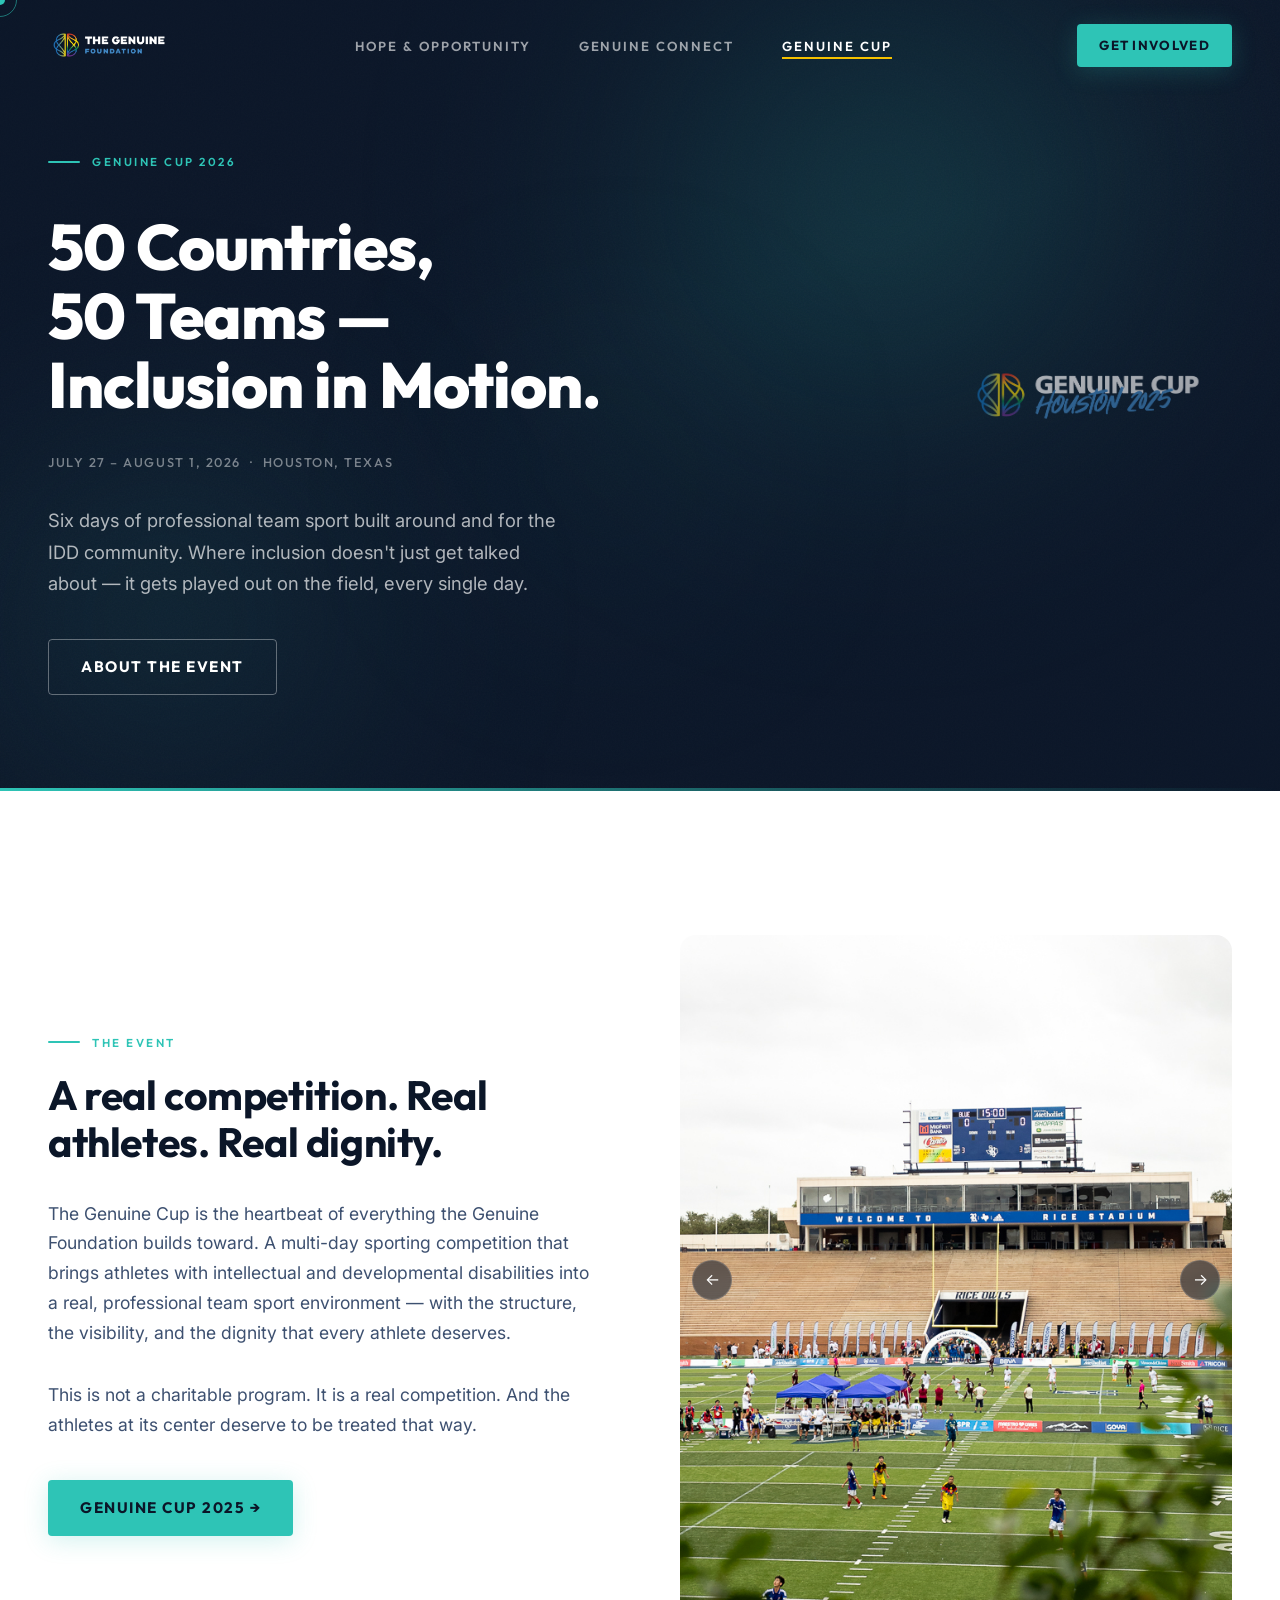
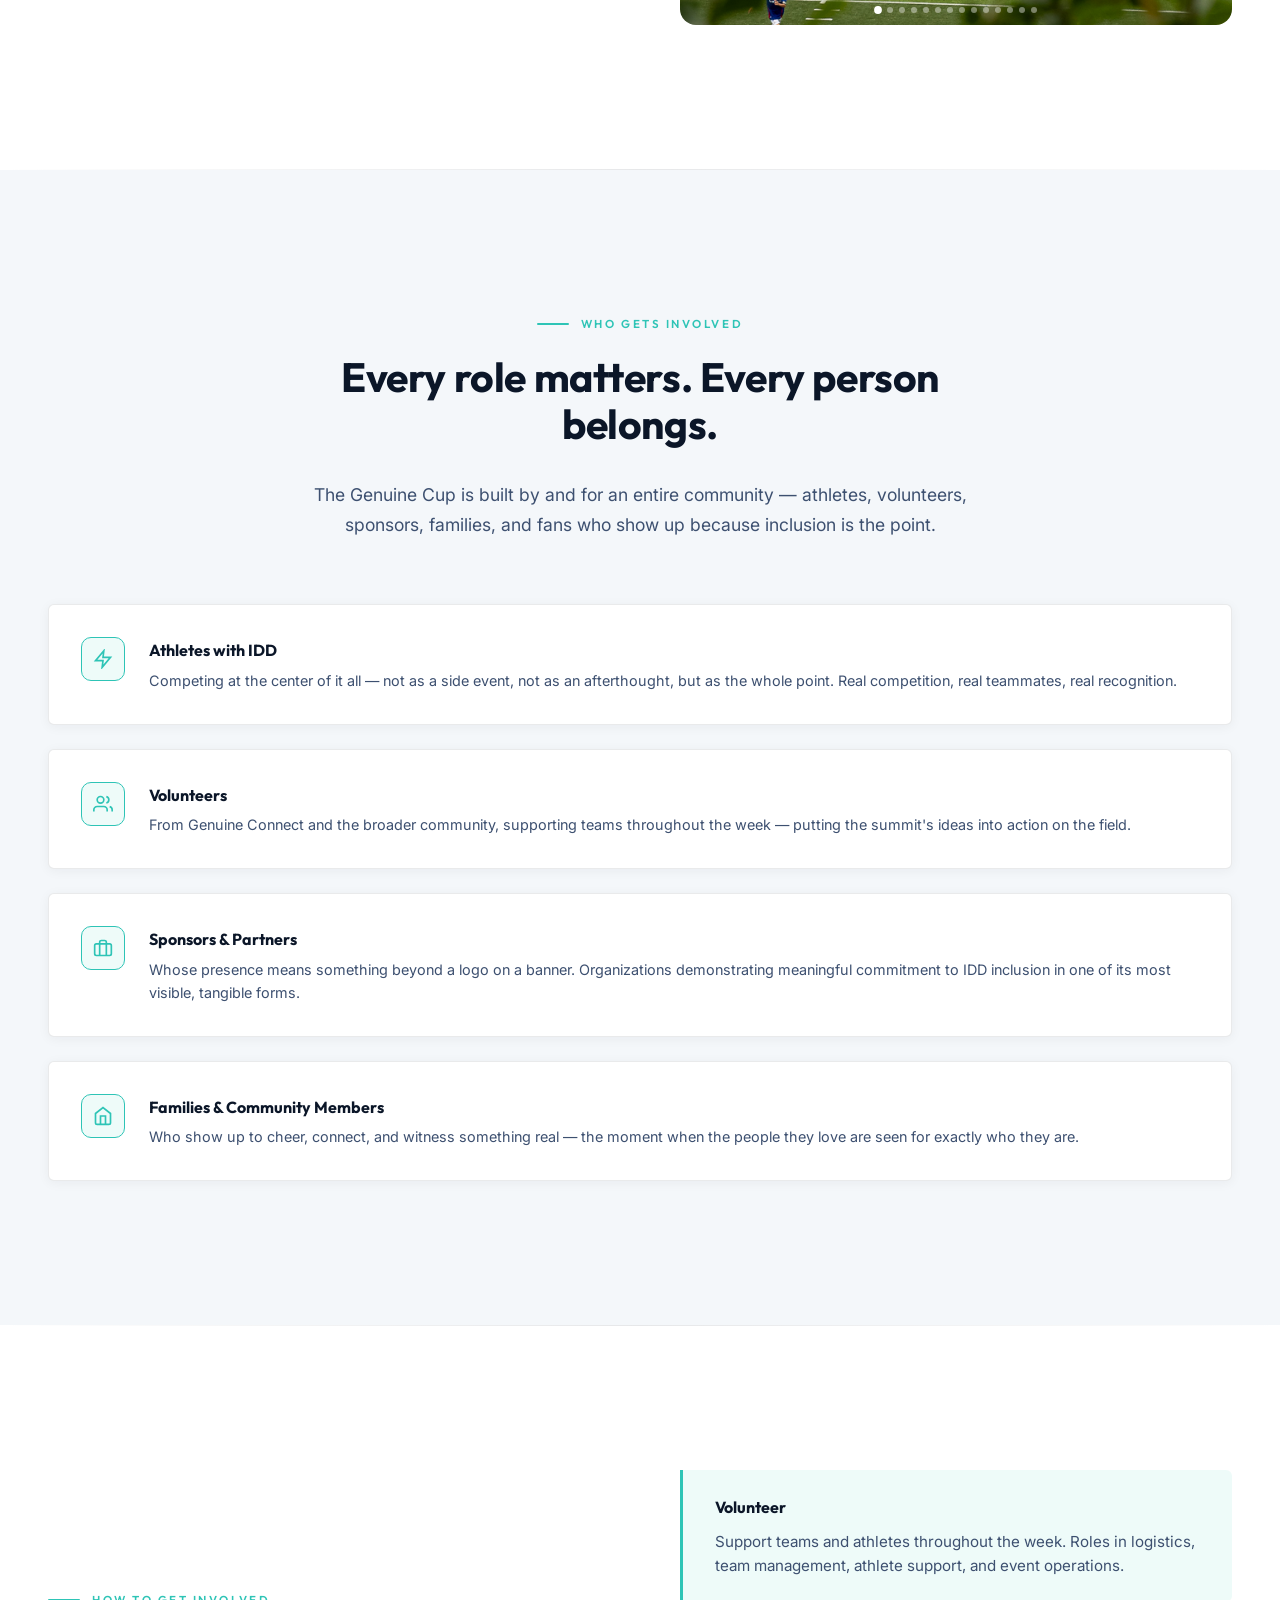
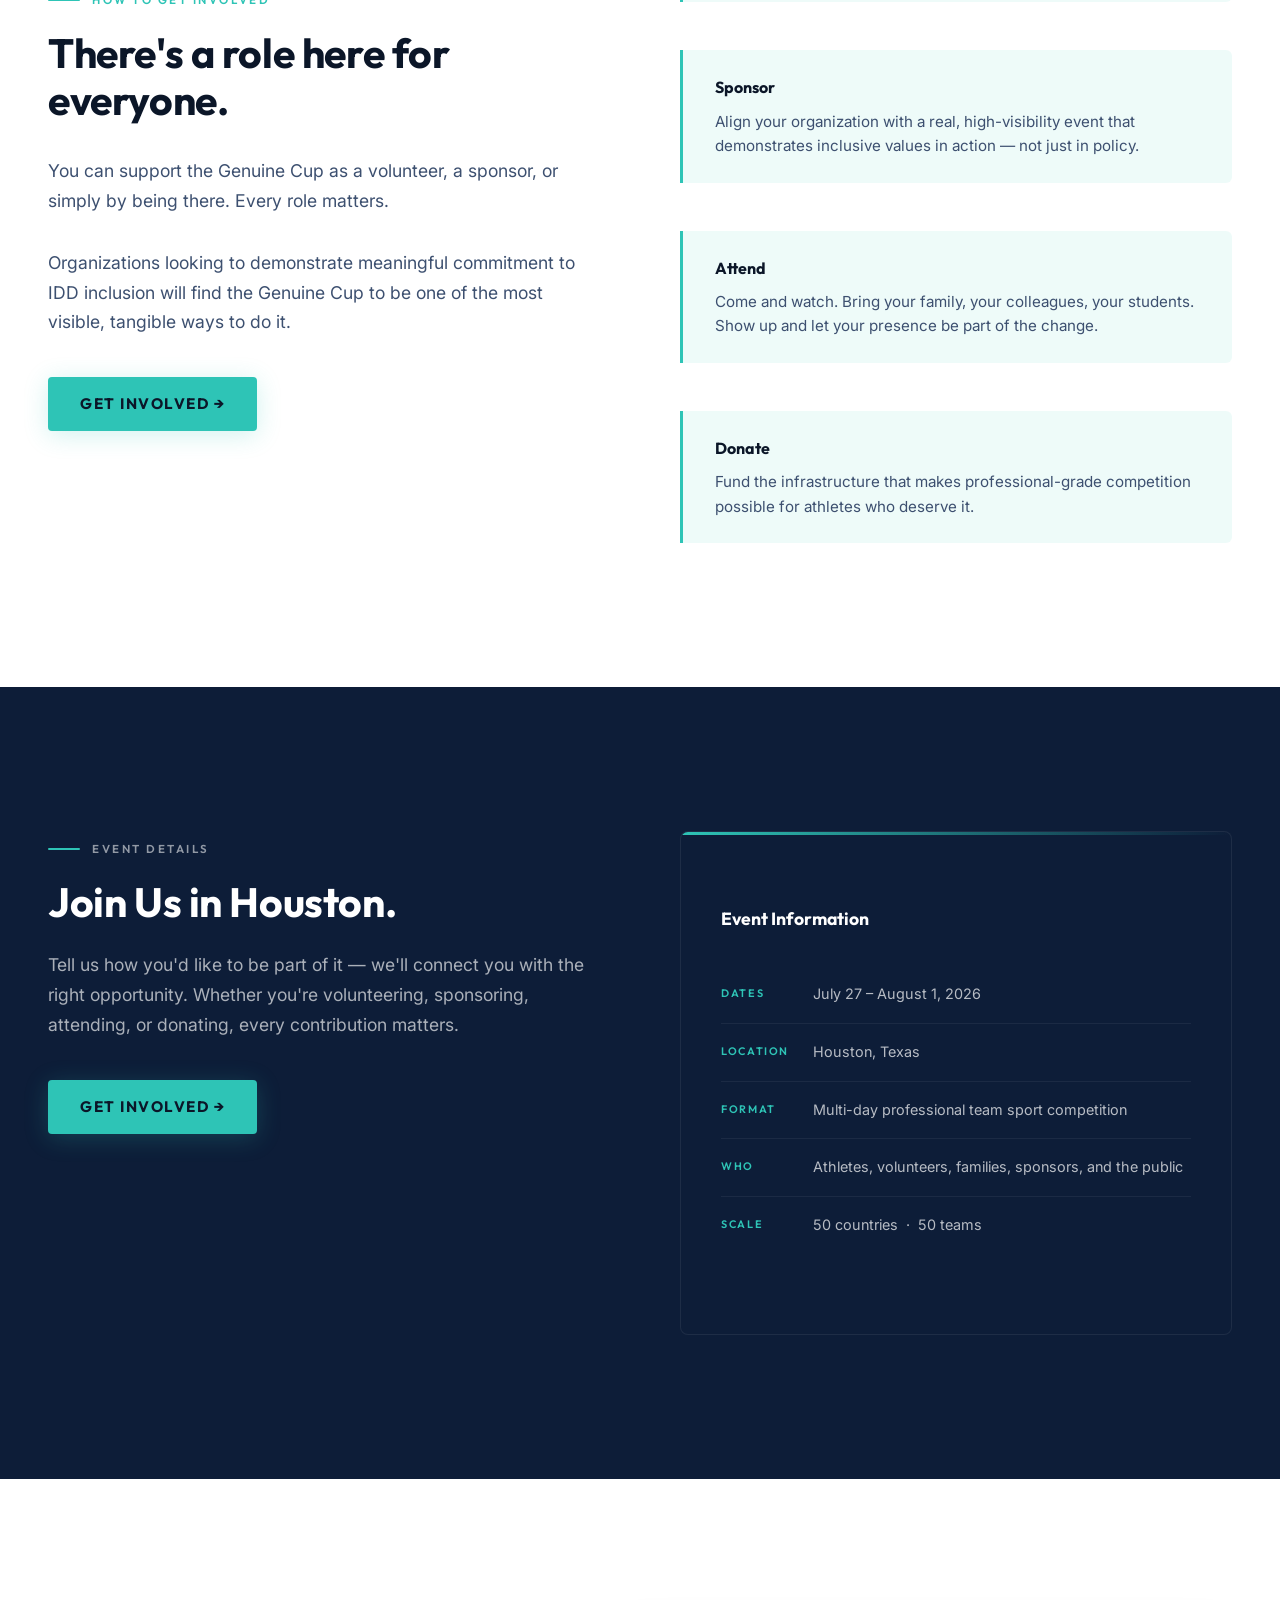
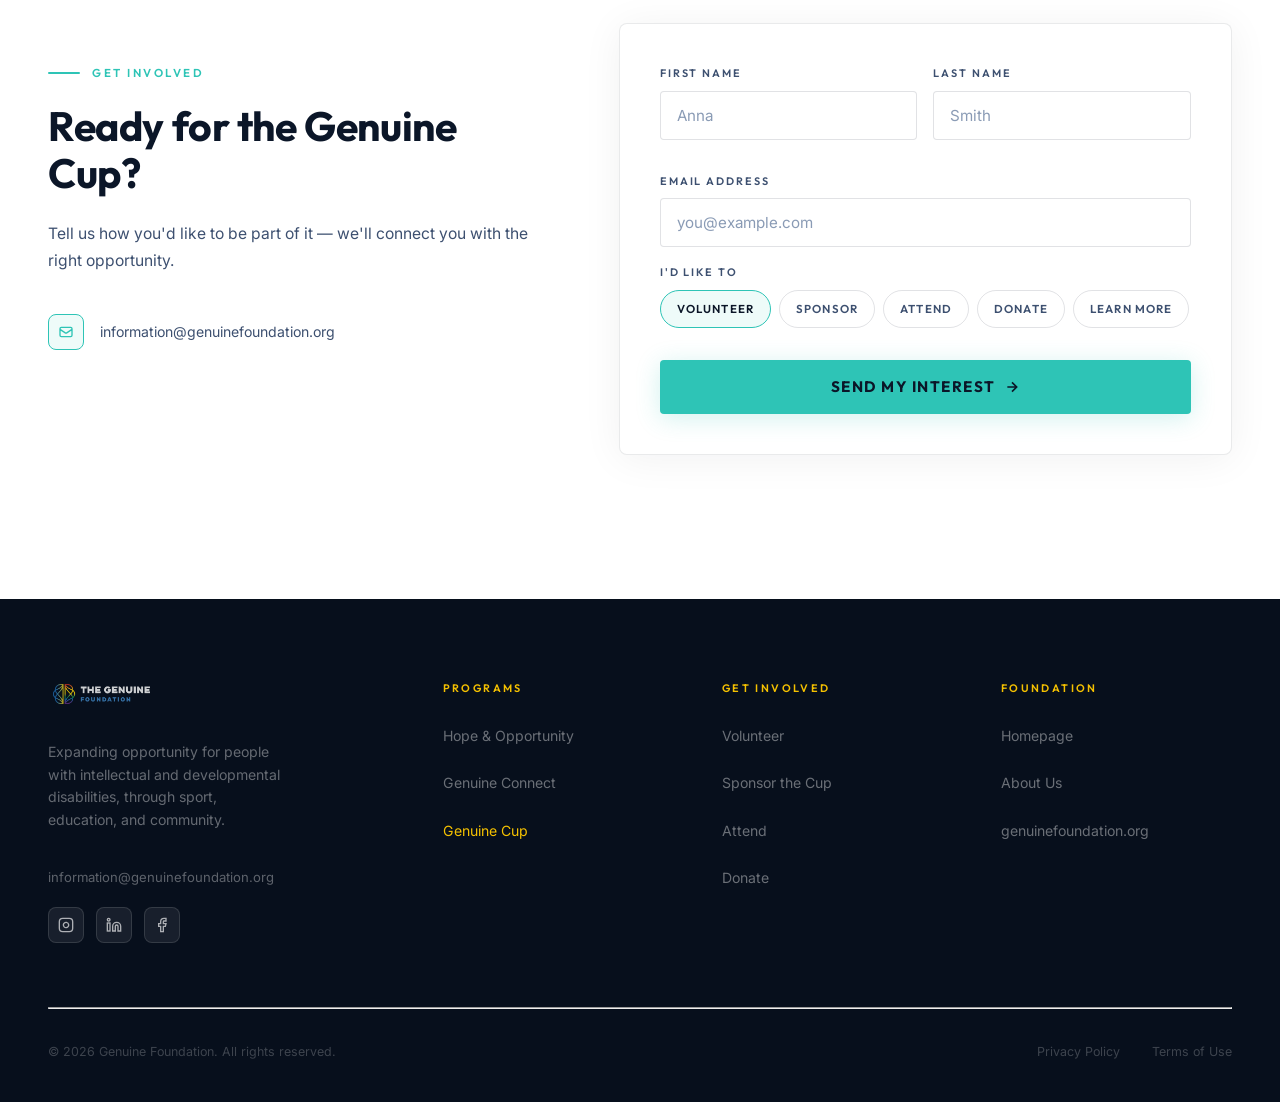
<file: genuine-cup.html>
<!DOCTYPE html>
<html lang="en">
<head>
  <meta charset="UTF-8">
  <meta name="viewport" content="width=device-width, initial-scale=1.0">
  <meta name="description" content="Genuine Cup 2026 — Six days of professional team sport built around and for the IDD community. 50 countries, 50 teams. July 27 – August 1, 2026, Houston, Texas.">
  <title>Genuine Cup — Genuine Foundation</title>
  <link rel="preconnect" href="https://fonts.googleapis.com">
  <link rel="preconnect" href="https://fonts.gstatic.com" crossorigin>
  <link href="https://fonts.googleapis.com/css2?family=Outfit:wght@300;400;500;600;700;800;900&family=Inter:wght@300;400;500;600&display=swap" rel="stylesheet">
  <link rel="stylesheet" href="styles.css">
  <style>
    /* Genuine Cup accent: teal / green */
    :root {
      --accent:      #2EC4B6;
      --accent-glow: rgba(46,196,182,.22);
      --accent-soft: rgba(46,196,182,.08);
    }

    /* hero branch logo */
    .hero__branch-logo {
      position: absolute;
      right: 6%;
      top: 50%;
      transform: translateY(-50%);
      width: clamp(140px, 18vw, 240px);
      opacity: .92;
      pointer-events: none;
      z-index: 2;
    }
    @media (max-width: 768px) {
      .hero__branch-logo { width: 120px; right: 4%; top: auto; bottom: 5rem; transform: none; }
    }
    @media (max-width: 480px) { .hero__branch-logo { display: none; } }

    /* carousel */
    .carousel { position: relative; overflow: hidden; border-radius: 16px; }
    .carousel__track { display: flex; transition: transform .45s cubic-bezier(.4,0,.2,1); will-change: transform; }
    .carousel__slide { min-width: 100%; }
    .carousel__slide img { width: 100%; height: 100%; object-fit: cover; display: block; }
    .carousel__btn {
      position: absolute; top: 50%; transform: translateY(-50%);
      width: 40px; height: 40px; border-radius: 50%;
      background: rgba(11,22,40,.55); backdrop-filter: blur(6px);
      border: 1px solid rgba(255,255,255,.15); color: #fff;
      display: flex; align-items: center; justify-content: center;
      cursor: pointer; z-index: 3; transition: background .2s;
    }
    .carousel__btn:hover { background: rgba(46,196,182,.6); }
    .carousel__btn--prev { left: .75rem; }
    .carousel__btn--next { right: .75rem; }
    .carousel__dots {
      position: absolute; bottom: .75rem; left: 50%; transform: translateX(-50%);
      display: flex; gap: 6px; z-index: 3;
    }
    .carousel__dot {
      width: 6px; height: 6px; border-radius: 50%;
      background: rgba(255,255,255,.4); border: none; cursor: pointer;
      transition: background .2s, transform .2s;
    }
    .carousel__dot.active { background: #fff; transform: scale(1.3); }

    /* footer social */
    .footer__social { display: flex; gap: var(--space-md); margin-top: var(--space-lg); }
    .footer__social-link {
      width: 36px; height: 36px; border-radius: 8px;
      background: rgba(255,255,255,.07); border: 1px solid rgba(255,255,255,.12);
      display: flex; align-items: center; justify-content: center;
      color: rgba(255,255,255,.65); transition: background .2s, color .2s;
    }
    .footer__social-link:hover { background: rgba(255,255,255,.15); color: #fff; }
  </style>
</head>
<body>

  <div class="cursor-dot"></div>
  <div class="cursor-ring"></div>

  <!-- ── NAVBAR ──────────────────────────────────────────── -->
  <nav class="navbar" id="navbar">
    <div class="navbar__inner">
      <a href="index.html" class="navbar__logo">
        <img src="The Genuine Foundation Logo White Words.png" alt="Genuine Foundation">
      </a>
      <ul class="navbar__links">
        <li><a href="hope-and-opportunity.html">Hope &amp; Opportunity</a></li>
        <li><a href="genuine-connect.html">Genuine Connect</a></li>
        <li><a href="genuine-cup.html" class="active">Genuine Cup</a></li>
      </ul>
      <div class="navbar__actions">
        <a href="#get-involved" class="btn btn-accent btn-sm">Get Involved</a>
        <button class="navbar__hamburger" id="hamburgerBtn" aria-label="Open menu">
          <span></span><span></span><span></span>
        </button>
      </div>
    </div>
  </nav>

  <!-- ── MOBILE MENU ─────────────────────────────────────── -->
  <div class="mobile-menu" id="mobileMenu" role="dialog" aria-label="Navigation menu">
    <button class="mobile-menu__close" id="mobileClose" aria-label="Close menu">✕</button>
    <ul class="mobile-menu__links">
      <li><a href="hope-and-opportunity.html">Hope &amp; Opportunity</a></li>
      <li><a href="genuine-connect.html">Genuine Connect</a></li>
      <li><a href="genuine-cup.html" style="color:#fff;">Genuine Cup</a></li>
      <li><a href="#get-involved" class="mobile-cta" style="color:var(--accent);">Get Involved →</a></li>
    </ul>
  </div>

  <!-- ── HERO ────────────────────────────────────────────── -->
  <section class="hero hero--sub">
    <div class="orb" style="width:700px;height:700px;top:-160px;right:4%;background:radial-gradient(circle,rgba(46,196,182,.3),transparent 70%);--dur:24s;"></div>
    <div class="orb" style="width:500px;height:500px;bottom:-80px;left:-80px;background:radial-gradient(circle,rgba(46,196,182,.2),transparent 70%);--dur:20s;--delay:-8s;"></div>
    <div class="orb" style="width:320px;height:320px;top:40%;left:35%;background:radial-gradient(circle,rgba(46,196,182,.12),transparent 70%);--dur:16s;--delay:-4s;"></div>

    <div class="hero__noise"></div>
    <div class="hero__overlay"></div>

    <div class="hero__content">
      <div class="hero__tag ha-d1"><span>Genuine Cup 2026</span></div>
      <h1 class="f-h1 hero__heading ha-d2">50 Countries,<br>50 Teams —<br>Inclusion in Motion.</h1>
      <p class="hero__date ha-d3">July 27 – August 1, 2026 &nbsp;·&nbsp; Houston, Texas</p>
      <p class="hero__sub ha-d3">
        Six days of professional team sport built around and for the IDD community. Where inclusion doesn't just get talked about — it gets played out on the field, every single day.
      </p>
      <div class="hero__ctas ha-d4">
        <a href="#the-event" class="btn btn-ghost">About the Event</a>
      </div>
    </div>

    <div class="hero__accent-rule"></div>
    <img class="hero__branch-logo" src="GWC%20Logo%20Horizontal%20Inverted.png" alt="Genuine World Cup">
  </section>

  <!-- ── THE EVENT ────────────────────────────────────────── -->
  <div class="section-wrap--white" id="the-event">
    <div class="section">
      <div class="split">
        <div class="reveal">
          <div class="eyebrow"><span>The Event</span></div>
          <h2 class="f-h2 section-heading">A real competition. Real athletes. Real dignity.</h2>
          <p class="section-sub" style="margin-bottom:var(--space-3xl);">
            The Genuine Cup is the heartbeat of everything the Genuine Foundation builds toward. A multi-day sporting competition that brings athletes with intellectual and developmental disabilities into a real, professional team sport environment — with the structure, the visibility, and the dignity that every athlete deserves.
          </p>
          <p class="section-sub" style="margin-bottom:var(--space-4xl);">
            This is not a charitable program. It is a real competition. And the athletes at its center deserve to be treated that way.
          </p>
          <div style="display:flex;gap:.75rem;flex-wrap:wrap;">
            <a href="https://www.youtube.com/watch?v=amDkI06H3bA" target="_blank" rel="noopener" class="btn btn-accent">Genuine Cup 2025 →</a>
            <a href="https://www.youtube.com/watch?v=GwhrtKBDNdU" target="_blank" rel="noopener" class="btn btn-ghost">Genuine Cup 2024 →</a>
          </div>
        </div>

        <div class="reveal d1">
          <div class="carousel" style="aspect-ratio:4/5;" data-carousel>
            <div class="carousel__track">
              <div class="carousel__slide"><img src="Genuine%20Cup%20Pictures/A56I5554.jpg" alt="Genuine Cup 1"></div>
              <div class="carousel__slide"><img src="Genuine%20Cup%20Pictures/A56I5628.jpg" alt="Genuine Cup 2"></div>
              <div class="carousel__slide"><img src="Genuine%20Cup%20Pictures/A56I5639.jpg" alt="Genuine Cup 3"></div>
              <div class="carousel__slide"><img src="Genuine%20Cup%20Pictures/A56I5657.jpg" alt="Genuine Cup 4"></div>
              <div class="carousel__slide"><img src="Genuine%20Cup%20Pictures/A56I6341.jpg" alt="Genuine Cup 5"></div>
              <div class="carousel__slide"><img src="Genuine%20Cup%20Pictures/A56I6360.jpg" alt="Genuine Cup 6"></div>
              <div class="carousel__slide"><img src="Genuine%20Cup%20Pictures/A56I6457.jpg" alt="Genuine Cup 7"></div>
              <div class="carousel__slide"><img src="Genuine%20Cup%20Pictures/A56I6538.jpg" alt="Genuine Cup 8"></div>
              <div class="carousel__slide"><img src="Genuine%20Cup%20Pictures/A56I6580.jpg" alt="Genuine Cup 9"></div>
              <div class="carousel__slide"><img src="Genuine%20Cup%20Pictures/A56I6622.jpg" alt="Genuine Cup 10"></div>
              <div class="carousel__slide"><img src="Genuine%20Cup%20Pictures/A56I6637.jpg" alt="Genuine Cup 11"></div>
              <div class="carousel__slide"><img src="Genuine%20Cup%20Pictures/A56I6694.jpg" alt="Genuine Cup 12"></div>
              <div class="carousel__slide"><img src="Genuine%20Cup%20Pictures/A56I6814.jpg" alt="Genuine Cup 13"></div>
              <div class="carousel__slide"><img src="Genuine%20Cup%20Pictures/Copy%20of%20A56I6796.jpg" alt="Genuine Cup 14"></div>
            </div>
            <button class="carousel__btn carousel__btn--prev" aria-label="Previous">&#8592;</button>
            <button class="carousel__btn carousel__btn--next" aria-label="Next">&#8594;</button>
            <div class="carousel__dots"></div>
          </div>
        </div>
      </div>
    </div>
  </div>

  <hr class="sep">

  <!-- ── WHO GETS INVOLVED ────────────────────────────────── -->
  <div class="section-wrap--light">
    <div class="section">
      <div class="section-header--center reveal">
        <div class="eyebrow"><span>Who gets involved</span></div>
        <h2 class="f-h2 section-heading">Every role matters. Every person belongs.</h2>
        <p class="section-sub">
          The Genuine Cup is built by and for an entire community — athletes, volunteers, sponsors, families, and fans who show up because inclusion is the point.
        </p>
      </div>

      <div class="involvement-list">
        <div class="involvement-item reveal d1">
          <div class="involvement-item__icon">
            <svg width="20" height="20" viewBox="0 0 24 24" fill="none" stroke="currentColor" stroke-width="2"><path d="M13 2L3 14h9l-1 8 10-12h-9l1-8z"/></svg>
          </div>
          <div>
            <h4>Athletes with IDD</h4>
            <p>Competing at the center of it all — not as a side event, not as an afterthought, but as the whole point. Real competition, real teammates, real recognition.</p>
          </div>
        </div>

        <div class="involvement-item reveal d2">
          <div class="involvement-item__icon">
            <svg width="20" height="20" viewBox="0 0 24 24" fill="none" stroke="currentColor" stroke-width="2"><path d="M17 21v-2a4 4 0 00-4-4H5a4 4 0 00-4 4v2"/><circle cx="9" cy="7" r="4"/><path d="M23 21v-2a4 4 0 00-3-3.87M16 3.13a4 4 0 010 7.75"/></svg>
          </div>
          <div>
            <h4>Volunteers</h4>
            <p>From Genuine Connect and the broader community, supporting teams throughout the week — putting the summit's ideas into action on the field.</p>
          </div>
        </div>

        <div class="involvement-item reveal d1">
          <div class="involvement-item__icon">
            <svg width="20" height="20" viewBox="0 0 24 24" fill="none" stroke="currentColor" stroke-width="2"><rect x="2" y="7" width="20" height="14" rx="2" ry="2"/><path d="M16 21V5a2 2 0 00-2-2h-4a2 2 0 00-2 2v16"/></svg>
          </div>
          <div>
            <h4>Sponsors &amp; Partners</h4>
            <p>Whose presence means something beyond a logo on a banner. Organizations demonstrating meaningful commitment to IDD inclusion in one of its most visible, tangible forms.</p>
          </div>
        </div>

        <div class="involvement-item reveal d2">
          <div class="involvement-item__icon">
            <svg width="20" height="20" viewBox="0 0 24 24" fill="none" stroke="currentColor" stroke-width="2"><path d="M3 9l9-7 9 7v11a2 2 0 01-2 2H5a2 2 0 01-2-2z"/><polyline points="9 22 9 12 15 12 15 22"/></svg>
          </div>
          <div>
            <h4>Families &amp; Community Members</h4>
            <p>Who show up to cheer, connect, and witness something real — the moment when the people they love are seen for exactly who they are.</p>
          </div>
        </div>
      </div>
    </div>
  </div>

  <hr class="sep">

  <!-- ── HOW TO GET INVOLVED ──────────────────────────────── -->
  <div class="section-wrap--white">
    <div class="section">
      <div class="split">
        <div class="reveal">
          <div class="eyebrow"><span>How to get involved</span></div>
          <h2 class="f-h2 section-heading">There's a role here for everyone.</h2>
          <p class="section-sub" style="margin-bottom:var(--space-3xl);">
            You can support the Genuine Cup as a volunteer, a sponsor, or simply by being there. Every role matters.
          </p>
          <p class="section-sub" style="margin-bottom:var(--space-4xl);">
            Organizations looking to demonstrate meaningful commitment to IDD inclusion will find the Genuine Cup to be one of the most visible, tangible ways to do it.
          </p>
          <a href="#get-involved" class="btn btn-accent">Get Involved →</a>
        </div>

        <div class="reveal d1">
          <div style="display:flex;flex-direction:column;gap:var(--space-2xl);">
            <div class="feat-block">
              <h4>Volunteer</h4>
              <p>Support teams and athletes throughout the week. Roles in logistics, team management, athlete support, and event operations.</p>
            </div>
            <div class="feat-block">
              <h4>Sponsor</h4>
              <p>Align your organization with a real, high-visibility event that demonstrates inclusive values in action — not just in policy.</p>
            </div>
            <div class="feat-block">
              <h4>Attend</h4>
              <p>Come and watch. Bring your family, your colleagues, your students. Show up and let your presence be part of the change.</p>
            </div>
            <div class="feat-block">
              <h4>Donate</h4>
              <p>Fund the infrastructure that makes professional-grade competition possible for athletes who deserve it.</p>
            </div>
          </div>
        </div>
      </div>
    </div>
  </div>

  <!-- ── INFO CARD + CTA ─────────────────────────────────── -->
  <div class="section-wrap--dark" id="get-involved">
    <div class="section">
      <div class="split" style="align-items:start;">
        <div class="reveal">
          <div class="eyebrow eyebrow--light"><span>Event Details</span></div>
          <h2 class="f-h2 section-heading section-heading--white" style="margin-bottom:var(--space-2xl);">Join Us in Houston.</h2>
          <p class="section-sub section-sub--white" style="margin-bottom:var(--space-4xl);">
            Tell us how you'd like to be part of it — we'll connect you with the right opportunity. Whether you're volunteering, sponsoring, attending, or donating, every contribution matters.
          </p>
          <a href="#interest-form" class="btn btn-accent">Get Involved →</a>
        </div>

        <div class="info-card reveal d1">
          <h3 class="info-card__heading">Event Information</h3>
          <ul class="info-card__list">
            <li>
              <span class="lbl">Dates</span>
              <span>July 27 – August 1, 2026</span>
            </li>
            <li>
              <span class="lbl">Location</span>
              <span>Houston, Texas</span>
            </li>
            <li>
              <span class="lbl">Format</span>
              <span>Multi-day professional team sport competition</span>
            </li>
            <li>
              <span class="lbl">Who</span>
              <span>Athletes, volunteers, families, sponsors, and the public</span>
            </li>
            <li>
              <span class="lbl">Scale</span>
              <span>50 countries &nbsp;·&nbsp; 50 teams</span>
            </li>
          </ul>
        </div>
      </div>
    </div>
  </div>

  <!-- ── INTEREST FORM ────────────────────────────────────── -->
  <div class="section-wrap--white" id="interest-form">
    <div class="section">
      <div class="form-wrap">
        <div class="form-intro reveal">
          <div class="eyebrow"><span>Get involved</span></div>
          <h2 class="f-h2 form-intro__heading">Ready for the Genuine Cup?</h2>
          <p class="form-intro__body">
            Tell us how you'd like to be part of it — we'll connect you with the right opportunity.
          </p>
          <div style="margin-top:var(--space-4xl);">
            <div style="display:flex;align-items:center;gap:var(--space-lg);">
              <div style="width:36px;height:36px;border-radius:8px;background:var(--accent-soft);border:1.5px solid var(--accent);display:flex;align-items:center;justify-content:center;flex-shrink:0;color:var(--accent);">
                <svg width="16" height="16" viewBox="0 0 24 24" fill="none" stroke="currentColor" stroke-width="2"><path d="M3 8l7.89 5.26a2 2 0 002.22 0L21 8M5 19h14a2 2 0 002-2V7a2 2 0 00-2-2H5a2 2 0 00-2 2v10a2 2 0 002 2z"/></svg>
              </div>
              <a href="mailto:information@genuinefoundation.org" style="font-size:.88rem;color:var(--text-m);">information@genuinefoundation.org</a>
            </div>
          </div>
        </div>

        <div class="form-box reveal d1">
          <form data-form action="#" novalidate>
            <div class="form__fields-inner">
              <div class="form__row">
                <div class="form__field">
                  <label class="form__label" for="cup-first">First Name</label>
                  <input class="form__input" type="text" id="cup-first" name="firstName" placeholder="Anna" required>
                </div>
                <div class="form__field">
                  <label class="form__label" for="cup-last">Last Name</label>
                  <input class="form__input" type="text" id="cup-last" name="lastName" placeholder="Smith" required>
                </div>
              </div>

              <div class="form__field">
                <label class="form__label" for="cup-email">Email Address</label>
                <input class="form__input" type="email" id="cup-email" name="email" placeholder="you@example.com" required>
              </div>

              <div class="form__field">
                <label class="form__label">I'd like to</label>
                <div class="form__chip-group">
                  <div class="form__chip">
                    <input type="radio" name="cup-interest" id="cup-volunteer" value="volunteer" checked>
                    <label for="cup-volunteer">Volunteer</label>
                  </div>
                  <div class="form__chip">
                    <input type="radio" name="cup-interest" id="cup-sponsor" value="sponsor">
                    <label for="cup-sponsor">Sponsor</label>
                  </div>
                  <div class="form__chip">
                    <input type="radio" name="cup-interest" id="cup-attend" value="attend">
                    <label for="cup-attend">Attend</label>
                  </div>
                  <div class="form__chip">
                    <input type="radio" name="cup-interest" id="cup-donate" value="donate">
                    <label for="cup-donate">Donate</label>
                  </div>
                  <div class="form__chip">
                    <input type="radio" name="cup-interest" id="cup-learn" value="learn">
                    <label for="cup-learn">Learn more</label>
                  </div>
                </div>
              </div>

              <div class="form__submit">
                <button type="submit" class="btn btn-accent">
                  Send My Interest
                  <svg width="16" height="16" viewBox="0 0 24 24" fill="none" stroke="currentColor" stroke-width="2.5"><path d="M5 12h14M12 5l7 7-7 7"/></svg>
                </button>
              </div>
            </div>

            <div class="form__success">
              <div class="form__success-icon">✓</div>
              <h3>We'll be in touch.</h3>
              <p>Thank you for your interest in the Genuine Cup. Our team will connect you with the right opportunity shortly.</p>
            </div>
          </form>
        </div>
      </div>
    </div>
  </div>

  <!-- ── FOOTER ───────────────────────────────────────────── -->
  <footer class="footer">
    <div class="footer__inner">
      <div class="footer__grid">
        <div class="footer__brand">
          <img class="footer__logo" src="The Genuine Foundation Logo White Words.png" alt="Genuine Foundation">
          <p class="footer__tagline">Expanding opportunity for people with intellectual and developmental disabilities, through sport, education, and community.</p>
          <a class="footer__contact" href="mailto:information@genuinefoundation.org">information@genuinefoundation.org</a>
          <div class="footer__social">
            <a class="footer__social-link" href="https://www.instagram.com/genuinecuphouston/" target="_blank" rel="noopener" aria-label="Instagram">
              <svg width="16" height="16" viewBox="0 0 24 24" fill="none" stroke="currentColor" stroke-width="2"><rect x="2" y="2" width="20" height="20" rx="5" ry="5"/><path d="M16 11.37A4 4 0 1112.63 8 4 4 0 0116 11.37z"/><line x1="17.5" y1="6.5" x2="17.51" y2="6.5"/></svg>
            </a>
            <a class="footer__social-link" href="https://linkedin.com/company/genuineworldcup" target="_blank" rel="noopener" aria-label="LinkedIn">
              <svg width="16" height="16" viewBox="0 0 24 24" fill="none" stroke="currentColor" stroke-width="2"><path d="M16 8a6 6 0 016 6v7h-4v-7a2 2 0 00-2-2 2 2 0 00-2 2v7h-4v-7a6 6 0 016-6z"/><rect x="2" y="9" width="4" height="12"/><circle cx="4" cy="4" r="2"/></svg>
            </a>
            <a class="footer__social-link" href="https://www.facebook.com/people/Genuine-World-Cup/61574045041362/?locale=es_ES#" target="_blank" rel="noopener" aria-label="Facebook">
              <svg width="16" height="16" viewBox="0 0 24 24" fill="none" stroke="currentColor" stroke-width="2"><path d="M18 2h-3a5 5 0 00-5 5v3H7v4h3v8h4v-8h3l1-4h-4V7a1 1 0 011-1h3z"/></svg>
            </a>
          </div>
        </div>
        <div class="footer__col">
          <h4 class="footer__col-title">Programs</h4>
          <ul>
            <li><a href="hope-and-opportunity.html">Hope &amp; Opportunity</a></li>
            <li><a href="genuine-connect.html">Genuine Connect</a></li>
            <li><a href="genuine-cup.html" class="footer-active">Genuine Cup</a></li>
          </ul>
        </div>
        <div class="footer__col">
          <h4 class="footer__col-title">Get Involved</h4>
          <ul>
            <li><a href="#interest-form">Volunteer</a></li>
            <li><a href="#interest-form">Sponsor the Cup</a></li>
            <li><a href="#interest-form">Attend</a></li>
            <li><a href="index.html#get-involved">Donate</a></li>
          </ul>
        </div>
        <div class="footer__col">
          <h4 class="footer__col-title">Foundation</h4>
          <ul>
            <li><a href="index.html">Homepage</a></li>
            <li><a href="#">About Us</a></li>
            <li><a href="#">genuinefoundation.org</a></li>
          </ul>
        </div>
      </div>
      <hr class="footer__sep">
      <div class="footer__bottom">
        <p class="footer__copy">© 2026 Genuine Foundation. All rights reserved.</p>
        <nav class="footer__legal">
          <a href="#">Privacy Policy</a>
          <a href="#">Terms of Use</a>
        </nav>
      </div>
    </div>
  </footer>

  <script src="main.js"></script>
  <script>
    (function(){
      document.querySelectorAll('[data-carousel]').forEach(function(el){
        var track = el.querySelector('.carousel__track');
        var slides = el.querySelectorAll('.carousel__slide');
        var dotsEl = el.querySelector('.carousel__dots');
        var n = slides.length, cur = 0, timer;
        if(!n) return;
        slides.forEach(function(_,i){
          var d = document.createElement('button');
          d.className = 'carousel__dot' + (i===0?' active':'');
          d.setAttribute('aria-label','Slide '+(i+1));
          d.addEventListener('click', function(){ go(i); reset(); });
          dotsEl.appendChild(d);
        });
        function go(idx){
          cur = (idx+n)%n;
          track.style.transform = 'translateX(-'+(cur*100)+'%)';
          el.querySelectorAll('.carousel__dot').forEach(function(d,i){ d.classList.toggle('active',i===cur); });
        }
        function reset(){ clearInterval(timer); timer = setInterval(function(){ go(cur+1); },5000); }
        el.querySelector('.carousel__btn--prev').addEventListener('click', function(){ go(cur-1); reset(); });
        el.querySelector('.carousel__btn--next').addEventListener('click', function(){ go(cur+1); reset(); });
        var sx=0;
        el.addEventListener('touchstart',function(e){ sx=e.touches[0].clientX; },{passive:true});
        el.addEventListener('touchend',function(e){
          var dx=e.changedTouches[0].clientX-sx;
          if(Math.abs(dx)>40){ go(dx<0?cur+1:cur-1); reset(); }
        },{passive:true});
        reset();
      });
    })();
  </script>
</body>
</html>
</file>
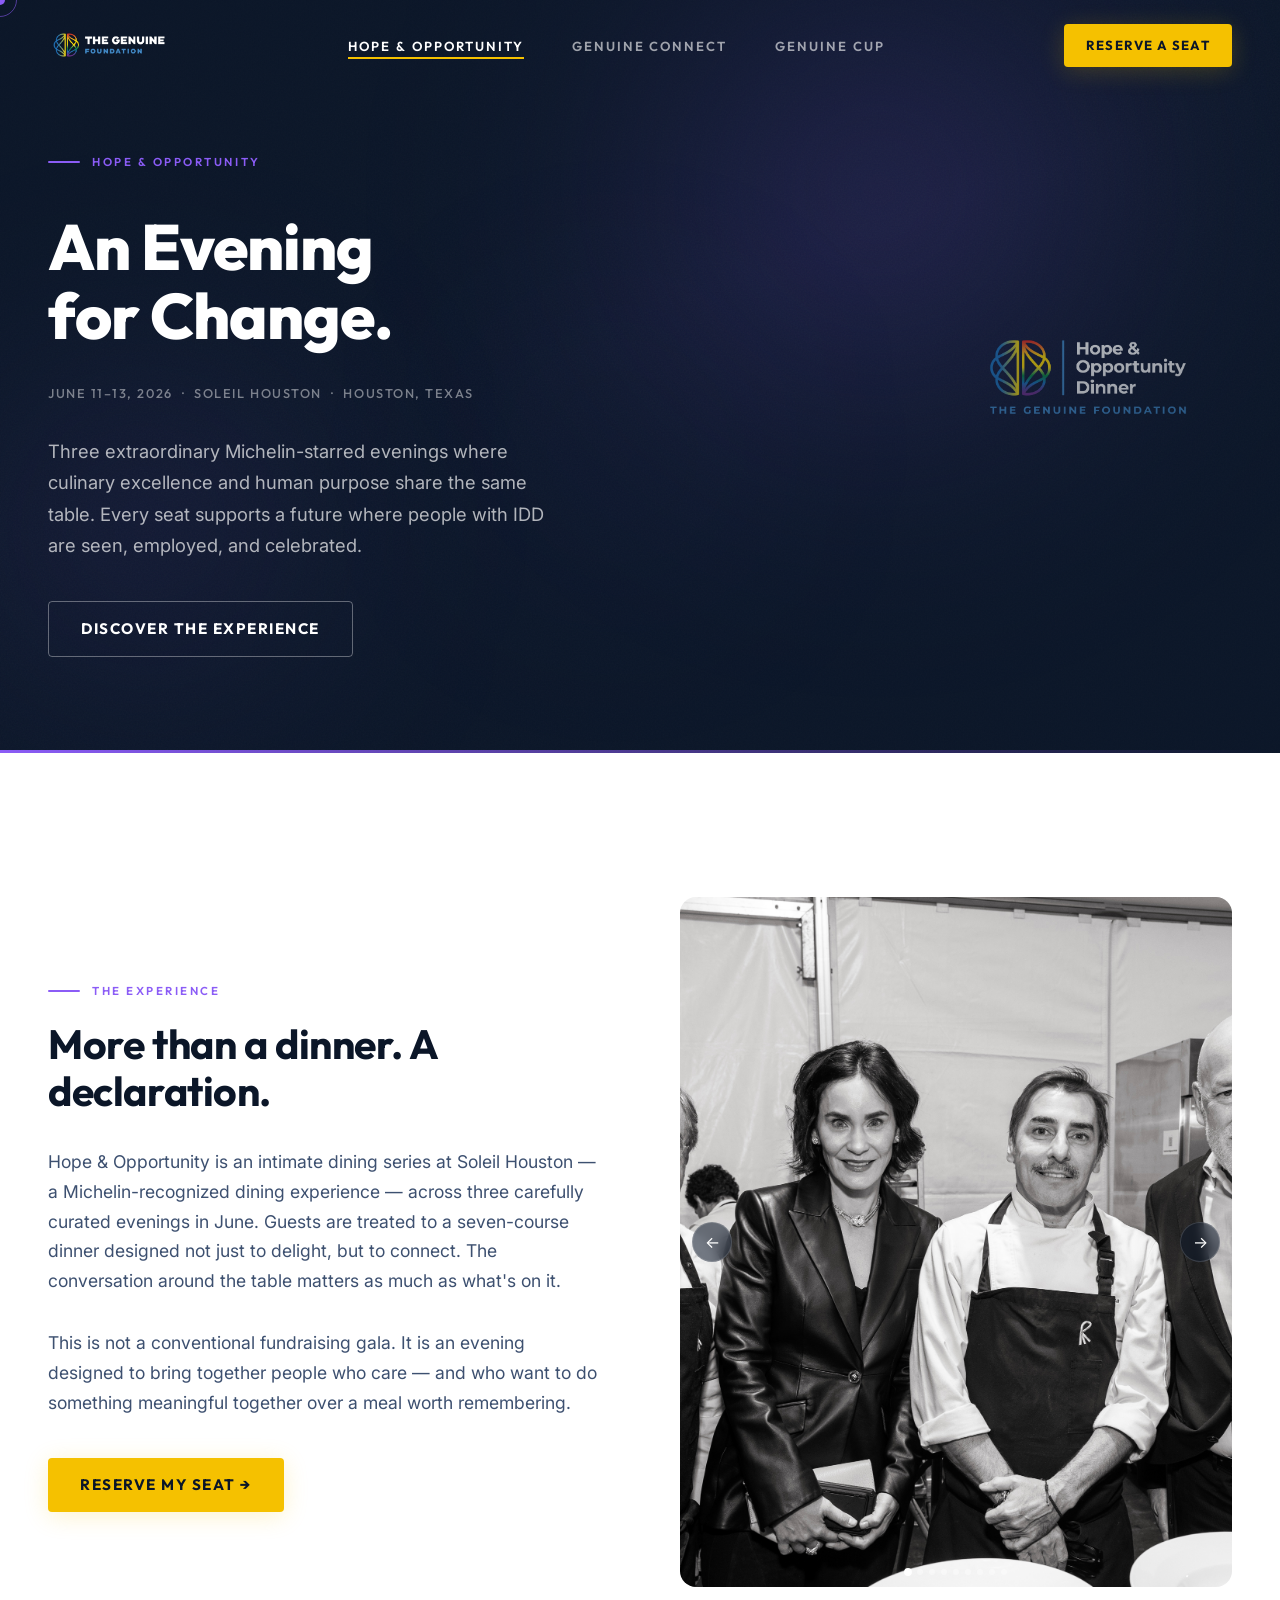
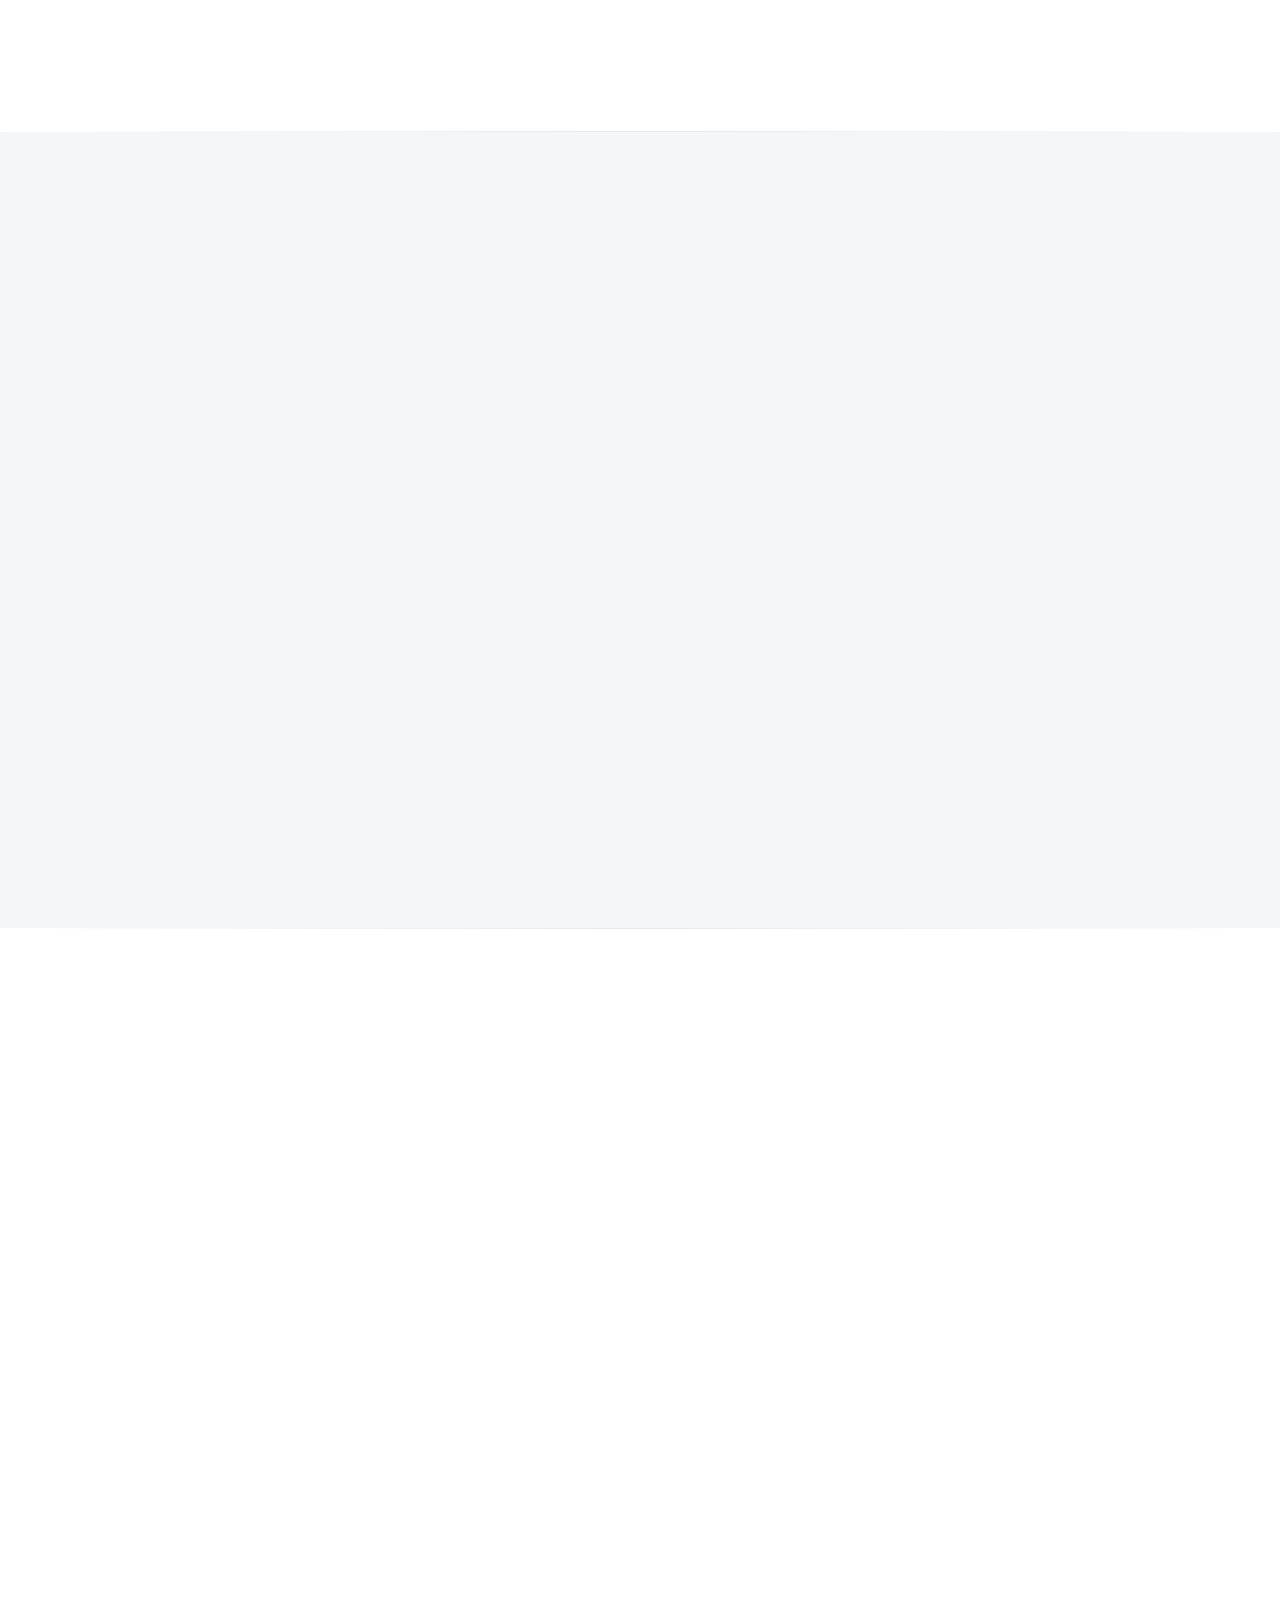
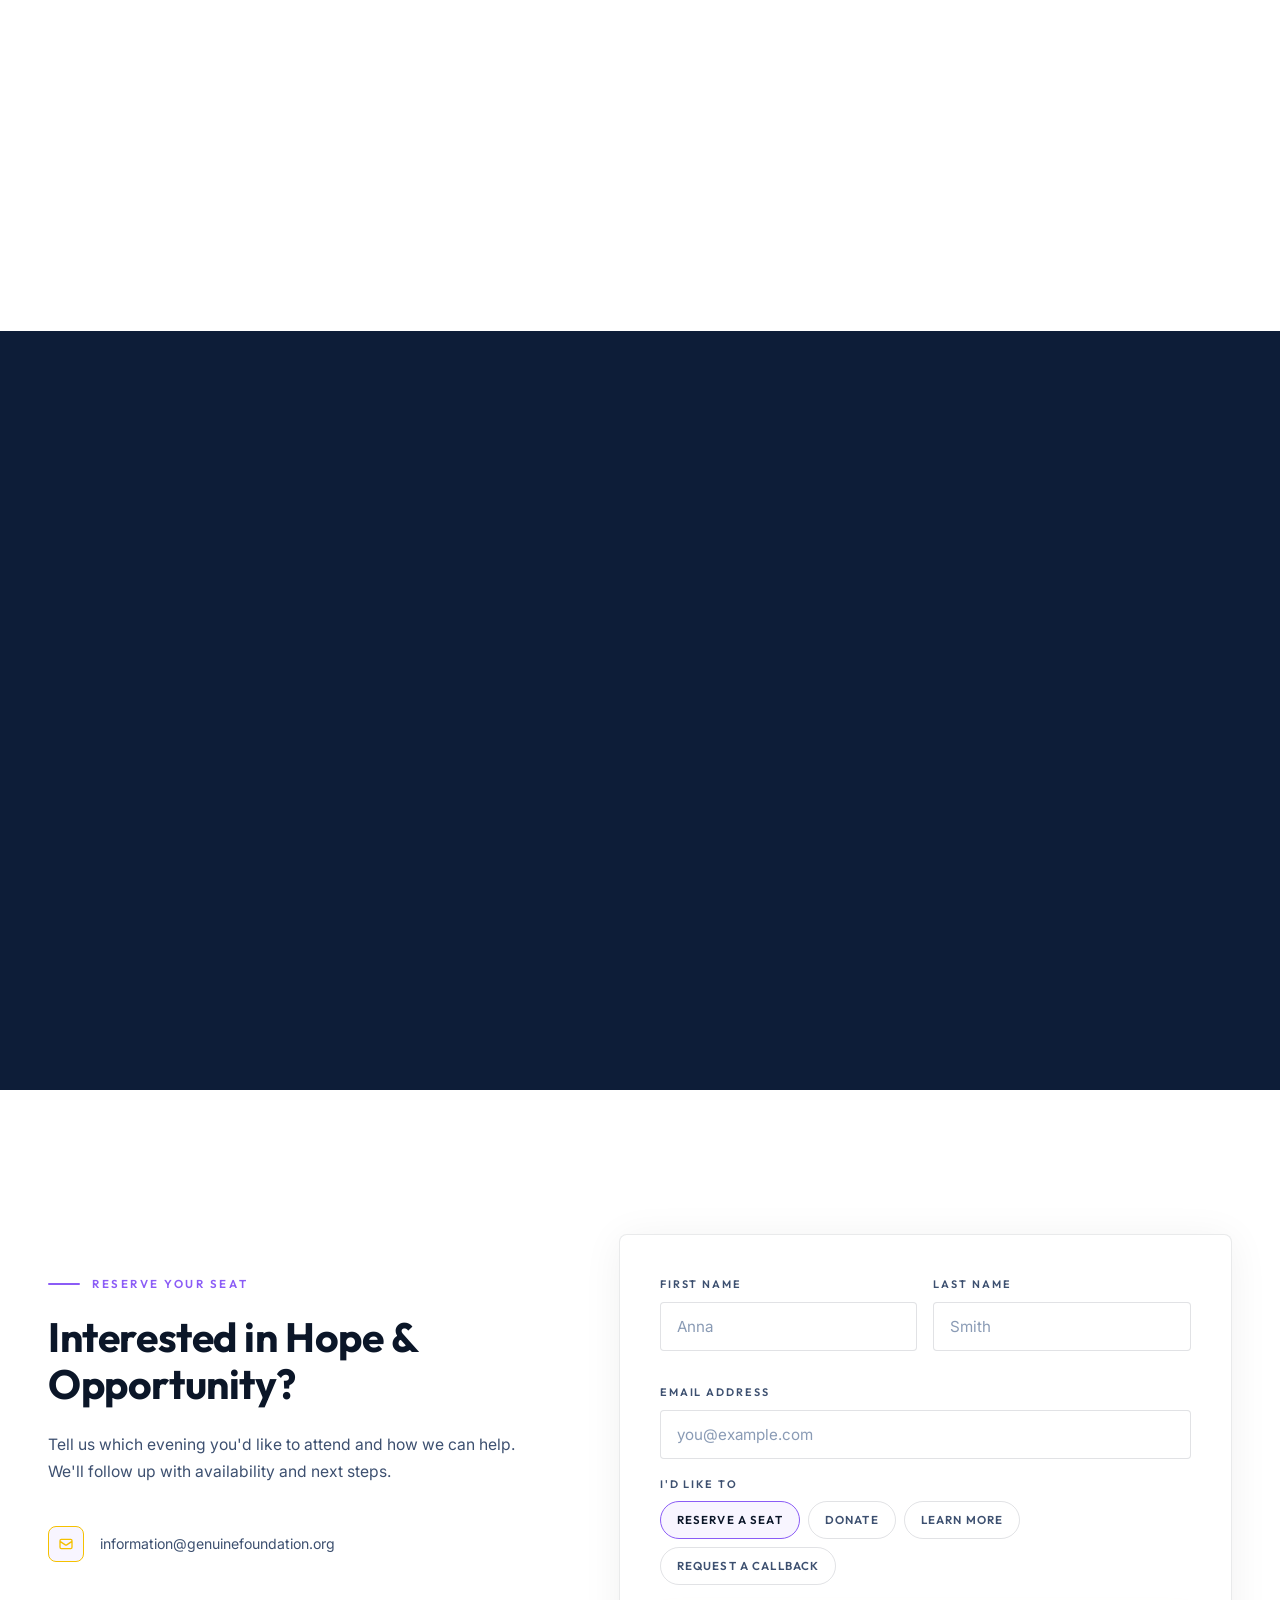
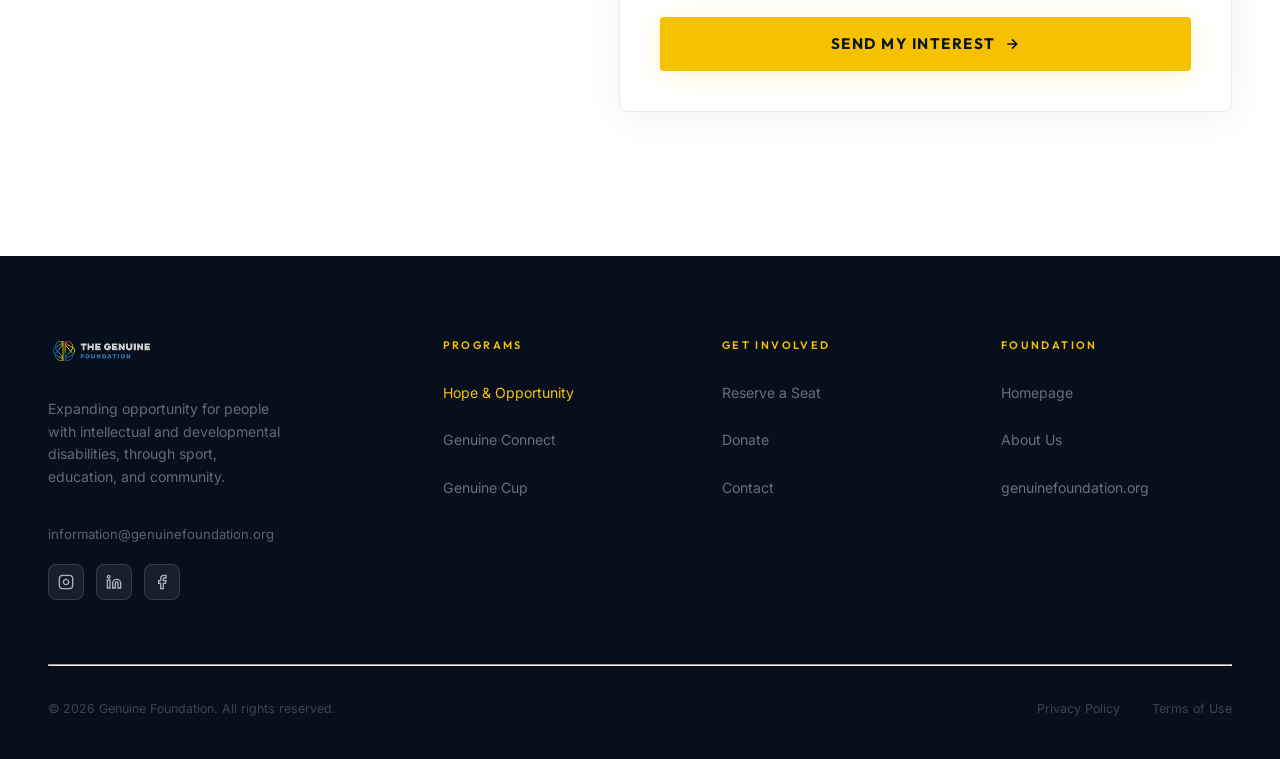
<file: hope-and-opportunity.html>
<!DOCTYPE html>
<html lang="en">
<head>
  <meta charset="UTF-8">
  <meta name="viewport" content="width=device-width, initial-scale=1.0">
  <meta name="description" content="Hope & Opportunity — Three extraordinary Michelin-starred evenings where culinary excellence and human purpose share the same table. June 11–13, 2026, Soleil Houston.">
  <title>Hope &amp; Opportunity — Genuine Foundation</title>
  <link rel="preconnect" href="https://fonts.googleapis.com">
  <link rel="preconnect" href="https://fonts.gstatic.com" crossorigin>
  <link href="https://fonts.googleapis.com/css2?family=Outfit:wght@300;400;500;600;700;800;900&family=Inter:wght@300;400;500;600&display=swap" rel="stylesheet">
  <link rel="stylesheet" href="styles.css">
  <style>
    /* Hope & Opportunity accent: purple */
    :root {
      --accent:      #8B5CF6;
      --accent-glow: rgba(139,92,246,.18);
      --accent-soft: rgba(139,92,246,.06);
    }

    /* hero branch logo */
    .hero__branch-logo {
      position: absolute;
      right: 6%;
      top: 50%;
      transform: translateY(-50%);
      width: clamp(140px, 18vw, 240px);
      opacity: .92;
      pointer-events: none;
      z-index: 2;
    }
    @media (max-width: 768px) {
      .hero__branch-logo { width: 120px; right: 4%; top: auto; bottom: 5rem; transform: none; }
    }
    @media (max-width: 480px) { .hero__branch-logo { display: none; } }

    /* carousel */
    .carousel { position: relative; overflow: hidden; border-radius: 16px; }
    .carousel__track { display: flex; transition: transform .45s cubic-bezier(.4,0,.2,1); will-change: transform; }
    .carousel__slide { min-width: 100%; }
    .carousel__slide img { width: 100%; height: 100%; object-fit: cover; display: block; }
    .carousel__btn {
      position: absolute; top: 50%; transform: translateY(-50%);
      width: 40px; height: 40px; border-radius: 50%;
      background: rgba(11,22,40,.55); backdrop-filter: blur(6px);
      border: 1px solid rgba(255,255,255,.15); color: #fff;
      display: flex; align-items: center; justify-content: center;
      cursor: pointer; z-index: 3; transition: background .2s;
    }
    .carousel__btn:hover { background: rgba(139,92,246,.6); }
    .carousel__btn--prev { left: .75rem; }
    .carousel__btn--next { right: .75rem; }
    .carousel__dots {
      position: absolute; bottom: .75rem; left: 50%; transform: translateX(-50%);
      display: flex; gap: 6px; z-index: 3;
    }
    .carousel__dot {
      width: 6px; height: 6px; border-radius: 50%;
      background: rgba(255,255,255,.4); border: none; cursor: pointer;
      transition: background .2s, transform .2s;
    }
    .carousel__dot.active { background: #fff; transform: scale(1.3); }

    /* video embed */
    .video-embed { position: relative; border-radius: 16px; overflow: hidden; }
    .video-embed__ratio { position: relative; aspect-ratio: 16/9; }
    .video-embed iframe { position: absolute; inset: 0; width: 100%; height: 100%; border: 0; }

    /* footer social */
    .footer__social { display: flex; gap: var(--space-md); margin-top: var(--space-lg); }
    .footer__social-link {
      width: 36px; height: 36px; border-radius: 8px;
      background: rgba(255,255,255,.07); border: 1px solid rgba(255,255,255,.12);
      display: flex; align-items: center; justify-content: center;
      color: rgba(255,255,255,.65); transition: background .2s, color .2s;
    }
    .footer__social-link:hover { background: rgba(255,255,255,.15); color: #fff; }
  </style>
</head>
<body>

  <div class="cursor-dot"></div>
  <div class="cursor-ring"></div>

  <!-- ── NAVBAR ──────────────────────────────────────────── -->
  <nav class="navbar" id="navbar">
    <div class="navbar__inner">
      <a href="index.html" class="navbar__logo">
        <img src="The Genuine Foundation Logo White Words.png" alt="Genuine Foundation">
      </a>
      <ul class="navbar__links">
        <li><a href="hope-and-opportunity.html" class="active">Hope &amp; Opportunity</a></li>
        <li><a href="genuine-connect.html">Genuine Connect</a></li>
        <li><a href="genuine-cup.html">Genuine Cup</a></li>
      </ul>
      <div class="navbar__actions">
        <a href="#reserve" class="btn btn-gold btn-sm">Reserve a Seat</a>
        <button class="navbar__hamburger" id="hamburgerBtn" aria-label="Open menu">
          <span></span><span></span><span></span>
        </button>
      </div>
    </div>
  </nav>

  <!-- ── MOBILE MENU ─────────────────────────────────────── -->
  <div class="mobile-menu" id="mobileMenu" role="dialog" aria-label="Navigation menu">
    <button class="mobile-menu__close" id="mobileClose" aria-label="Close menu">✕</button>
    <ul class="mobile-menu__links">
      <li><a href="hope-and-opportunity.html" style="color:#fff;">Hope &amp; Opportunity</a></li>
      <li><a href="genuine-connect.html">Genuine Connect</a></li>
      <li><a href="genuine-cup.html">Genuine Cup</a></li>
      <li><a href="#reserve" class="mobile-cta">Reserve a Seat →</a></li>
    </ul>
  </div>

  <!-- ── HERO ────────────────────────────────────────────── -->
  <section class="hero hero--sub">
    <div class="orb" style="width:700px;height:700px;top:-160px;right:4%;background:radial-gradient(circle,rgba(139,92,246,.28),transparent 70%);--dur:26s;"></div>
    <div class="orb" style="width:450px;height:450px;bottom:0;left:-80px;background:radial-gradient(circle,rgba(139,92,246,.18),transparent 70%);--dur:20s;--delay:-8s;"></div>
    <div class="orb" style="width:300px;height:300px;top:40%;right:40%;background:radial-gradient(circle,rgba(139,92,246,.12),transparent 70%);--dur:16s;--delay:-4s;"></div>

    <div class="hero__noise"></div>
    <div class="hero__overlay"></div>

    <div class="hero__content">
      <div class="hero__tag ha-d1"><span>Hope &amp; Opportunity</span></div>
      <h1 class="f-h1 hero__heading ha-d2">An Evening<br>for Change.</h1>
      <p class="hero__date ha-d3">June 11–13, 2026 &nbsp;·&nbsp; Soleil Houston &nbsp;·&nbsp; Houston, Texas</p>
      <p class="hero__sub ha-d3">
        Three extraordinary Michelin-starred evenings where culinary excellence and human purpose share the same table. Every seat supports a future where people with IDD are seen, employed, and celebrated.
      </p>
      <div class="hero__ctas ha-d4">
        <a href="https://www.youtube.com/watch?v=gCykPDSPFwE" target="_blank" rel="noopener" class="btn btn-ghost">Discover the Experience</a>
      </div>
    </div>

    <div class="hero__accent-rule"></div>
    <img class="hero__branch-logo" src="Hope%20%26%20Opportunity%20logo%20Inverted.png" alt="Hope &amp; Opportunity">
  </section>

  <!-- ── THE EXPERIENCE ──────────────────────────────────── -->
  <div class="section-wrap--white" id="the-experience">
    <div class="section">
      <div class="split">
        <div class="reveal">
          <div class="eyebrow"><span>The Experience</span></div>
          <h2 class="f-h2 section-heading">More than a dinner. A declaration.</h2>
          <p class="section-sub" style="margin-bottom:var(--space-3xl);">
            Hope &amp; Opportunity is an intimate dining series at Soleil Houston — a Michelin-recognized dining experience — across three carefully curated evenings in June. Guests are treated to a seven-course dinner designed not just to delight, but to connect. The conversation around the table matters as much as what's on it.
          </p>
          <p class="section-sub" style="margin-bottom:var(--space-4xl);">
            This is not a conventional fundraising gala. It is an evening designed to bring together people who care — and who want to do something meaningful together over a meal worth remembering.
          </p>
          <a href="#reserve" class="btn btn-gold">Reserve My Seat →</a>
        </div>

        <div class="reveal d1">
          <div class="carousel" style="aspect-ratio:4/5;" data-carousel>
            <div class="carousel__track">
              <div class="carousel__slide"><img src="Hope%20%26%20Opportunity%20Pictures/Picture%201.jpg" alt="Hope and Opportunity 1"></div>
              <div class="carousel__slide"><img src="Hope%20%26%20Opportunity%20Pictures/Picture%202.jpg" alt="Hope and Opportunity 2"></div>
              <div class="carousel__slide"><img src="Hope%20%26%20Opportunity%20Pictures/Picture%203.jpg" alt="Hope and Opportunity 3"></div>
              <div class="carousel__slide"><img src="Hope%20%26%20Opportunity%20Pictures/Picture%204.jpg" alt="Hope and Opportunity 4"></div>
              <div class="carousel__slide"><img src="Hope%20%26%20Opportunity%20Pictures/Picture%205.jpg" alt="Hope and Opportunity 5"></div>
              <div class="carousel__slide"><img src="Hope%20%26%20Opportunity%20Pictures/Picture%206.jpg" alt="Hope and Opportunity 6"></div>
              <div class="carousel__slide"><img src="Hope%20%26%20Opportunity%20Pictures/Picture%207.jpg" alt="Hope and Opportunity 7"></div>
              <div class="carousel__slide"><img src="Hope%20%26%20Opportunity%20Pictures/Picture%209.jpg" alt="Hope and Opportunity 9"></div>
              <div class="carousel__slide"><img src="Hope%20%26%20Opportunity%20Pictures/Picture%2010.jpg" alt="Hope and Opportunity 10"></div>
            </div>
            <button class="carousel__btn carousel__btn--prev" aria-label="Previous">&#8592;</button>
            <button class="carousel__btn carousel__btn--next" aria-label="Next">&#8594;</button>
            <div class="carousel__dots"></div>
          </div>
        </div>
      </div>
    </div>
  </div>

  <hr class="sep">

  <!-- ── THE PROGRAM ─────────────────────────────────────── -->
  <div class="section-wrap--light">
    <div class="section">
      <div class="split">
        <div class="reveal">
          <div class="eyebrow"><span>The Program</span></div>
          <h2 class="f-h2 section-heading">Three evenings. One purpose.</h2>
          <p class="section-sub">
            Each evening is carefully designed to create connection — between guests, between purpose and pleasure, between the world as it is and the world as it should be.
          </p>
        </div>
        <div class="reveal d1">
          <div class="program-list">
            <div class="program-item">
              <div class="program-item__marker">
                <div class="program-item__dot"></div>
                <div class="program-item__line"></div>
              </div>
              <div class="program-item__date">June 11</div>
              <div>
                <h4>Dinner Evening I</h4>
                <p>Seven-course Michelin-star dinner at Soleil Houston. An intimate evening of exceptional cuisine and meaningful conversation.</p>
              </div>
            </div>
            <div class="program-item">
              <div class="program-item__marker">
                <div class="program-item__dot"></div>
                <div class="program-item__line"></div>
              </div>
              <div class="program-item__date">June 12</div>
              <div>
                <h4>Dinner Evening II</h4>
                <p>Seven-course Michelin-star dinner at Soleil Houston. A second evening with a fresh perspective and a different gathering of guests committed to change.</p>
              </div>
            </div>
            <div class="program-item">
              <div class="program-item__marker">
                <div class="program-item__dot"></div>
              </div>
              <div class="program-item__date">June 13</div>
              <div>
                <h4>Wine Tasting</h4>
                <p>An intimate curated wine experience at Soleil Houston. A closing evening celebrating discovery, taste, and the stories behind each pour.</p>
              </div>
            </div>
          </div>
        </div>
      </div>
    </div>
  </div>

  <hr class="sep">

  <!-- ── WHY IT MATTERS ──────────────────────────────────── -->
  <div class="section-wrap--white">
    <div class="section">
      <div class="split">
        <div class="reveal">
          <div class="video-embed">
            <div class="video-embed__ratio">
              <iframe src="https://www.youtube.com/embed/gCykPDSPFwE" title="Hope &amp; Opportunity — Genuine Foundation" allow="accelerometer; autoplay; clipboard-write; encrypted-media; gyroscope; picture-in-picture" allowfullscreen></iframe>
            </div>
          </div>
        </div>

        <div class="reveal d1">
          <div class="eyebrow"><span>Why it matters</span></div>
          <h2 class="f-h2 section-heading">A seat at the table for everyone.</h2>
          <p class="section-sub" style="margin-bottom:var(--space-3xl);">
            Proceeds from Hope &amp; Opportunity directly support the Genuine Foundation's mission — funding programs, partnerships, and infrastructure that create real pathways to employment for people with intellectual and developmental disabilities.
          </p>
          <p class="section-sub" style="margin-bottom:var(--space-4xl);">
            When you take a seat at the table, you help create space for others to do the same.
          </p>
          <div class="feat-block">
            <h4>Real impact, directly funded</h4>
            <p>Every ticket purchased funds programs that connect neurodiverse talent with employers, educators, and communities ready to act.</p>
          </div>
          <div class="feat-block" style="margin-top:var(--space-2xl);">
            <h4>A network that moves</h4>
            <p>The people around the table are potential partners, donors, advocates, and champions for the communities we serve.</p>
          </div>
        </div>
      </div>
    </div>
  </div>

  <!-- ── INFO CARD + CTA ─────────────────────────────────── -->
  <div class="section-wrap--dark" id="reserve">
    <div class="section">
      <div class="split" style="align-items:start;">
        <div class="reveal">
          <div class="eyebrow eyebrow--light"><span>Event Details</span></div>
          <h2 class="f-h2 section-heading section-heading--white" style="margin-bottom:var(--space-2xl);">Join Us in Houston.</h2>
          <p class="section-sub section-sub--white" style="margin-bottom:var(--space-4xl);">
            Seating is intimate and limited. If you'd like to be considered for one of these evenings, let us know your interest and we'll follow up with availability and next steps.
          </p>
          <a href="#interest-form" class="btn btn-gold">Reserve My Seat →</a>
        </div>

        <div class="info-card reveal d1">
          <h3 class="info-card__heading">Event Information</h3>
          <ul class="info-card__list">
            <li>
              <span class="lbl">Dates</span>
              <span>June 11, 12 &amp; 13, 2026</span>
            </li>
            <li>
              <span class="lbl">Venue</span>
              <span>Soleil Houston, Houston, Texas</span>
            </li>
            <li>
              <span class="lbl">Format</span>
              <span>7-course Michelin-star dinner (June 11 &amp; 12) · Curated wine tasting (June 13)</span>
            </li>
            <li>
              <span class="lbl">Capacity</span>
              <span>Intimate — limited seating per evening</span>
            </li>
          </ul>
        </div>
      </div>
    </div>
  </div>

  <!-- ── INTEREST FORM ────────────────────────────────────── -->
  <div class="section-wrap--white" id="interest-form">
    <div class="section">
      <div class="form-wrap">
        <div class="form-intro reveal">
          <div class="eyebrow"><span>Reserve your seat</span></div>
          <h2 class="f-h2 form-intro__heading">Interested in Hope &amp; Opportunity?</h2>
          <p class="form-intro__body">
            Tell us which evening you'd like to attend and how we can help. We'll follow up with availability and next steps.
          </p>
          <div style="margin-top:var(--space-4xl);">
            <div style="display:flex;align-items:center;gap:var(--space-lg);">
              <div style="width:36px;height:36px;border-radius:8px;background:var(--accent-soft);border:1.5px solid var(--gold);display:flex;align-items:center;justify-content:center;flex-shrink:0;color:var(--gold);">
                <svg width="16" height="16" viewBox="0 0 24 24" fill="none" stroke="currentColor" stroke-width="2"><path d="M3 8l7.89 5.26a2 2 0 002.22 0L21 8M5 19h14a2 2 0 002-2V7a2 2 0 00-2-2H5a2 2 0 00-2 2v10a2 2 0 002 2z"/></svg>
              </div>
              <a href="mailto:information@genuinefoundation.org" style="font-size:.88rem;color:var(--text-m);">information@genuinefoundation.org</a>
            </div>
          </div>
        </div>

        <div class="form-box reveal d1">
          <form data-form action="#" novalidate>
            <div class="form__fields-inner">
              <div class="form__row">
                <div class="form__field">
                  <label class="form__label" for="hao-first">First Name</label>
                  <input class="form__input" type="text" id="hao-first" name="firstName" placeholder="Anna" required>
                </div>
                <div class="form__field">
                  <label class="form__label" for="hao-last">Last Name</label>
                  <input class="form__input" type="text" id="hao-last" name="lastName" placeholder="Smith" required>
                </div>
              </div>

              <div class="form__field">
                <label class="form__label" for="hao-email">Email Address</label>
                <input class="form__input" type="email" id="hao-email" name="email" placeholder="you@example.com" required>
              </div>

              <div class="form__field">
                <label class="form__label">I'd like to</label>
                <div class="form__chip-group">
                  <div class="form__chip">
                    <input type="radio" name="hao-interest" id="hao-reserve" value="reserve" checked>
                    <label for="hao-reserve">Reserve a seat</label>
                  </div>
                  <div class="form__chip">
                    <input type="radio" name="hao-interest" id="hao-donate" value="donate">
                    <label for="hao-donate">Donate</label>
                  </div>
                  <div class="form__chip">
                    <input type="radio" name="hao-interest" id="hao-learn" value="learn">
                    <label for="hao-learn">Learn more</label>
                  </div>
                  <div class="form__chip">
                    <input type="radio" name="hao-interest" id="hao-callback" value="callback">
                    <label for="hao-callback">Request a callback</label>
                  </div>
                </div>
              </div>

              <div class="form__submit">
                <button type="submit" class="btn btn-gold">
                  Send My Interest
                  <svg width="16" height="16" viewBox="0 0 24 24" fill="none" stroke="currentColor" stroke-width="2.5"><path d="M5 12h14M12 5l7 7-7 7"/></svg>
                </button>
              </div>
            </div>

            <div class="form__success">
              <div class="form__success-icon">✓</div>
              <h3>Request received.</h3>
              <p>Thank you for your interest in Hope &amp; Opportunity. We'll be in touch with availability and next steps shortly.</p>
            </div>
          </form>
        </div>
      </div>
    </div>
  </div>

  <!-- ── FOOTER ───────────────────────────────────────────── -->
  <footer class="footer">
    <div class="footer__inner">
      <div class="footer__grid">
        <div class="footer__brand">
          <img class="footer__logo" src="The Genuine Foundation Logo White Words.png" alt="Genuine Foundation">
          <p class="footer__tagline">Expanding opportunity for people with intellectual and developmental disabilities, through sport, education, and community.</p>
          <a class="footer__contact" href="mailto:information@genuinefoundation.org">information@genuinefoundation.org</a>
          <div class="footer__social">
            <a class="footer__social-link" href="https://www.instagram.com/genuinecuphouston/" target="_blank" rel="noopener" aria-label="Instagram">
              <svg width="16" height="16" viewBox="0 0 24 24" fill="none" stroke="currentColor" stroke-width="2"><rect x="2" y="2" width="20" height="20" rx="5" ry="5"/><path d="M16 11.37A4 4 0 1112.63 8 4 4 0 0116 11.37z"/><line x1="17.5" y1="6.5" x2="17.51" y2="6.5"/></svg>
            </a>
            <a class="footer__social-link" href="https://linkedin.com/company/genuineworldcup" target="_blank" rel="noopener" aria-label="LinkedIn">
              <svg width="16" height="16" viewBox="0 0 24 24" fill="none" stroke="currentColor" stroke-width="2"><path d="M16 8a6 6 0 016 6v7h-4v-7a2 2 0 00-2-2 2 2 0 00-2 2v7h-4v-7a6 6 0 016-6z"/><rect x="2" y="9" width="4" height="12"/><circle cx="4" cy="4" r="2"/></svg>
            </a>
            <a class="footer__social-link" href="https://www.facebook.com/people/Genuine-World-Cup/61574045041362/?locale=es_ES#" target="_blank" rel="noopener" aria-label="Facebook">
              <svg width="16" height="16" viewBox="0 0 24 24" fill="none" stroke="currentColor" stroke-width="2"><path d="M18 2h-3a5 5 0 00-5 5v3H7v4h3v8h4v-8h3l1-4h-4V7a1 1 0 011-1h3z"/></svg>
            </a>
          </div>
        </div>
        <div class="footer__col">
          <h4 class="footer__col-title">Programs</h4>
          <ul>
            <li><a href="hope-and-opportunity.html" class="footer-active">Hope &amp; Opportunity</a></li>
            <li><a href="genuine-connect.html">Genuine Connect</a></li>
            <li><a href="genuine-cup.html">Genuine Cup</a></li>
          </ul>
        </div>
        <div class="footer__col">
          <h4 class="footer__col-title">Get Involved</h4>
          <ul>
            <li><a href="#interest-form">Reserve a Seat</a></li>
            <li><a href="#interest-form">Donate</a></li>
            <li><a href="index.html#get-involved">Contact</a></li>
          </ul>
        </div>
        <div class="footer__col">
          <h4 class="footer__col-title">Foundation</h4>
          <ul>
            <li><a href="index.html">Homepage</a></li>
            <li><a href="#">About Us</a></li>
            <li><a href="#">genuinefoundation.org</a></li>
          </ul>
        </div>
      </div>
      <hr class="footer__sep">
      <div class="footer__bottom">
        <p class="footer__copy">© 2026 Genuine Foundation. All rights reserved.</p>
        <nav class="footer__legal">
          <a href="#">Privacy Policy</a>
          <a href="#">Terms of Use</a>
        </nav>
      </div>
    </div>
  </footer>

  <script src="main.js"></script>
  <script>
    (function(){
      document.querySelectorAll('[data-carousel]').forEach(function(el){
        var track = el.querySelector('.carousel__track');
        var slides = el.querySelectorAll('.carousel__slide');
        var dotsEl = el.querySelector('.carousel__dots');
        var n = slides.length, cur = 0, timer;
        if(!n) return;
        slides.forEach(function(_,i){
          var d = document.createElement('button');
          d.className = 'carousel__dot' + (i===0?' active':'');
          d.setAttribute('aria-label','Slide '+(i+1));
          d.addEventListener('click', function(){ go(i); reset(); });
          dotsEl.appendChild(d);
        });
        function go(idx){
          cur = (idx+n)%n;
          track.style.transform = 'translateX(-'+(cur*100)+'%)';
          el.querySelectorAll('.carousel__dot').forEach(function(d,i){ d.classList.toggle('active',i===cur); });
        }
        function reset(){ clearInterval(timer); timer = setInterval(function(){ go(cur+1); },5000); }
        el.querySelector('.carousel__btn--prev').addEventListener('click', function(){ go(cur-1); reset(); });
        el.querySelector('.carousel__btn--next').addEventListener('click', function(){ go(cur+1); reset(); });
        var sx=0;
        el.addEventListener('touchstart',function(e){ sx=e.touches[0].clientX; },{passive:true});
        el.addEventListener('touchend',function(e){
          var dx=e.changedTouches[0].clientX-sx;
          if(Math.abs(dx)>40){ go(dx<0?cur+1:cur-1); reset(); }
        },{passive:true});
        reset();
      });
    })();
  </script>
</body>
</html>
</file>
<file: styles.css>
/* ============================================================
   styles.css — Genuine Foundation Design System
   ============================================================ */

/* ------------------------------------------------------------
   1. TOKENS
   ------------------------------------------------------------ */
:root {
  --navy:    #0B1628;
  --navy-2:  #0D1D38;
  --navy-3:  #112040;
  --navy-4:  #162848;
  --gold:    #F5C100;
  --white:   #FFFFFF;
  --gray:    #8A9BB5;
  --gray-dk: #4A5A72;
  --green:   #2EC4B6;
  --blue:    #3B82F6;
  --purple:  #8B5CF6;
  --light:   #F4F7FA;
  --text-d:  #0B1628;
  --text-m:  #3D5070;
  --bdr:     rgba(11,22,40,.09);

  --accent:      #F5C100;
  --accent-glow: rgba(245,193,0,.22);
  --accent-soft: rgba(245,193,0,.08);

  --space-xs:      0.25rem;
  --space-sm:      0.5rem;
  --space-md:      0.75rem;
  --space-lg:      1rem;
  --space-xl:      1.25rem;
  --space-2xl:     1.5rem;
  --space-3xl:     2rem;
  --space-4xl:     2.5rem;
  --space-5xl:     3rem;
  --space-6xl:     4rem;
  --space-7xl:     5rem;
  --space-section: 9rem;

  --shadow-card:       0 2px 12px rgba(11,22,40,.05);
  --shadow-card-hover: 0 8px 32px rgba(11,22,40,.12);
}

/* ------------------------------------------------------------
   2. RESET
   ------------------------------------------------------------ */
*, *::before, *::after {
  box-sizing: border-box;
  margin: 0;
  padding: 0;
}

html {
  scroll-behavior: smooth;
  -webkit-font-smoothing: antialiased;
  -moz-osx-font-smoothing: grayscale;
}

body {
  font-family: 'Inter', sans-serif;
  font-size: 1rem;
  line-height: 1.72;
  color: var(--text-d);
  background: var(--white);
  overflow-x: hidden;
  cursor: none;
}

img  { display: block; max-width: 100%; }
a    { text-decoration: none; color: inherit; }
ul   { list-style: none; }
button { border: none; background: none; cursor: none; font: inherit; }

/* ------------------------------------------------------------
   3. TYPOGRAPHY
   ------------------------------------------------------------ */
.f-display {
  font-family: 'Outfit', sans-serif;
  font-size: clamp(3rem, 8vw, 7rem);
  font-weight: 900;
  line-height: 1.0;
  letter-spacing: -0.02em;
  text-transform: uppercase;
}

.f-h1 {
  font-family: 'Outfit', sans-serif;
  font-size: clamp(2.2rem, 5vw, 5rem);
  font-weight: 800;
  line-height: 1.08;
  letter-spacing: -0.015em;
}

.f-h2 {
  font-family: 'Outfit', sans-serif;
  font-size: clamp(1.5rem, 3.2vw, 2.8rem);
  font-weight: 700;
  line-height: 1.15;
  letter-spacing: -0.01em;
}

.f-h3 {
  font-family: 'Outfit', sans-serif;
  font-size: clamp(1.2rem, 2.2vw, 1.75rem);
  font-weight: 700;
  line-height: 1.2;
  letter-spacing: -0.005em;
}

.f-label {
  font-family: 'Outfit', sans-serif;
  font-size: 0.72rem;
  font-weight: 600;
  letter-spacing: 0.22em;
  text-transform: uppercase;
}

.f-body {
  font-family: 'Inter', sans-serif;
  font-size: 1rem;
  font-weight: 400;
  line-height: 1.72;
}

.f-body-lg {
  font-family: 'Inter', sans-serif;
  font-size: clamp(1rem, 1.8vw, 1.15rem);
  font-weight: 400;
  line-height: 1.7;
}

/* ------------------------------------------------------------
   4. LAYOUT
   ------------------------------------------------------------ */
.container {
  max-width: 1280px;
  margin: 0 auto;
  padding: 0 var(--space-5xl);
}

.section {
  padding: var(--space-section) var(--space-5xl);
  max-width: 1280px;
  margin: 0 auto;
}

.section-wrap--white   { background: var(--white); }
.section-wrap--light   { background: var(--light); }
.section-wrap--dark    { background: var(--navy-2); }
.section-wrap--darker  { background: var(--navy-3); }
.section-wrap--deepest { background: #070F1C; }

/* ------------------------------------------------------------
   5. SEPARATORS
   ------------------------------------------------------------ */
.sep {
  height: 1px;
  background: linear-gradient(90deg, transparent, rgba(11,22,40,.1), transparent);
  border: none;
}
.sep-dark {
  height: 1px;
  background: linear-gradient(90deg, transparent, rgba(255,255,255,.07), transparent);
  border: none;
}

/* ------------------------------------------------------------
   6. EYEBROW
   ------------------------------------------------------------ */
.eyebrow {
  display: inline-flex;
  align-items: center;
  gap: var(--space-md);
  margin-bottom: var(--space-xl);
}
.eyebrow::before {
  content: '';
  display: block;
  width: 32px;
  height: 2px;
  background: var(--accent);
  flex-shrink: 0;
  border-radius: 2px;
}
.eyebrow span {
  font-family: 'Outfit', sans-serif;
  font-size: 0.72rem;
  font-weight: 600;
  letter-spacing: 0.22em;
  text-transform: uppercase;
  color: var(--accent);
}
.eyebrow--light span { color: rgba(255,255,255,.55); }
.eyebrow--light::before { background: var(--accent); }

/* ------------------------------------------------------------
   7. NAVBAR
   ------------------------------------------------------------ */
.navbar {
  position: fixed;
  top: 0;
  left: 0;
  right: 0;
  z-index: 900;
  padding: var(--space-2xl) var(--space-5xl);
  transition: background .4s ease, padding .4s ease, border-color .4s ease;
}
.navbar.scrolled {
  background: rgba(11,22,40,.94);
  backdrop-filter: blur(20px);
  -webkit-backdrop-filter: blur(20px);
  padding: var(--space-lg) var(--space-5xl);
  border-bottom: 1px solid rgba(255,255,255,.06);
}

.navbar__inner {
  display: flex;
  align-items: center;
  justify-content: space-between;
  max-width: 1280px;
  margin: 0 auto;
}

.navbar__logo img {
  height: 34px;
  width: auto;
  transition: opacity .2s ease;
}
.navbar__logo:hover img { opacity: .8; }

.navbar__links {
  display: flex;
  align-items: center;
  gap: var(--space-5xl);
}
.navbar__links a {
  font-family: 'Outfit', sans-serif;
  font-size: .82rem;
  font-weight: 600;
  letter-spacing: .15em;
  text-transform: uppercase;
  color: rgba(255,255,255,.6);
  position: relative;
  padding-bottom: 3px;
  transition: color .2s ease;
}
.navbar__links a::after {
  content: '';
  position: absolute;
  bottom: -2px;
  left: 0;
  right: 0;
  height: 1.5px;
  background: var(--gold);
  transform: scaleX(0);
  transform-origin: left;
  transition: transform .35s cubic-bezier(.34,1.56,.64,1);
}
.navbar__links a:hover,
.navbar__links a.active { color: #fff; }
.navbar__links a:hover::after,
.navbar__links a.active::after { transform: scaleX(1); }

.navbar__actions {
  display: flex;
  align-items: center;
  gap: var(--space-2xl);
}

.navbar__hamburger {
  display: none;
  flex-direction: column;
  gap: 5px;
  padding: var(--space-sm);
  cursor: none;
}
.navbar__hamburger span {
  display: block;
  width: 22px;
  height: 2px;
  background: #fff;
  border-radius: 2px;
  transition: transform .3s ease, opacity .3s ease;
}

/* ------------------------------------------------------------
   8. MOBILE MENU
   ------------------------------------------------------------ */
.mobile-menu {
  position: fixed;
  inset: 0;
  background: var(--navy);
  z-index: 800;
  display: flex;
  flex-direction: column;
  align-items: center;
  justify-content: center;
  transform: translateX(100%);
  transition: transform .5s cubic-bezier(.76,0,.24,1);
}
.mobile-menu.open { transform: translateX(0); }

.mobile-menu__close {
  position: absolute;
  top: 1.75rem;
  right: var(--space-5xl);
  font-family: 'Outfit', sans-serif;
  font-size: 1.5rem;
  color: rgba(255,255,255,.5);
  transition: color .2s ease;
  cursor: none;
}
.mobile-menu__close:hover { color: #fff; }

.mobile-menu__links {
  text-align: center;
}
.mobile-menu__links li { margin-bottom: var(--space-3xl); }
.mobile-menu__links a {
  font-family: 'Outfit', sans-serif;
  font-size: 2rem;
  font-weight: 800;
  color: rgba(255,255,255,.6);
  letter-spacing: .01em;
  transition: color .2s ease;
}
.mobile-menu__links a:hover { color: #fff; }
.mobile-menu__links .mobile-cta { color: var(--gold); font-size: 1.3rem; }

/* ------------------------------------------------------------
   9. HERO
   ------------------------------------------------------------ */
.hero {
  position: relative;
  min-height: 100svh;
  display: flex;
  align-items: center;
  background: var(--navy);
  overflow: hidden;
}
.hero--sub { min-height: 80vh; }

.hero__noise {
  position: absolute;
  inset: 0;
  pointer-events: none;
  z-index: 2;
  opacity: .045;
  background-image: url("data:image/svg+xml,%3Csvg xmlns='http://www.w3.org/2000/svg' width='300' height='300'%3E%3Cfilter id='n'%3E%3CfeTurbulence type='fractalNoise' baseFrequency='.65' numOctaves='3' stitchTiles='stitch'/%3E%3C/filter%3E%3Crect width='300' height='300' filter='url(%23n)'/%3E%3C/svg%3E");
}

.hero__overlay {
  position: absolute;
  inset: 0;
  background: linear-gradient(160deg,
    rgba(11,22,40,.72) 0%,
    rgba(11,22,40,.15) 45%,
    rgba(11,22,40,.65) 100%);
  z-index: 3;
  pointer-events: none;
}

.hero__content {
  position: relative;
  z-index: 10;
  width: 100%;
  max-width: 1280px;
  margin: 0 auto;
  padding: 9rem var(--space-5xl) 6rem;
}

.hero__spectrum {
  position: absolute;
  bottom: 0;
  left: 0;
  right: 0;
  height: 3px;
  background: linear-gradient(90deg, #8B5CF6, #3B82F6, #2EC4B6, #F5C100, #F4845F, #E63946);
  z-index: 10;
}

.hero__accent-rule {
  position: absolute;
  bottom: 0;
  left: 0;
  right: 0;
  height: 3px;
  background: linear-gradient(90deg, var(--accent) 0%, transparent 100%);
  z-index: 10;
}

/* Orbs */
.orb {
  position: absolute;
  border-radius: 50%;
  filter: blur(120px);
  pointer-events: none;
  z-index: 1;
  animation: orbDrift var(--dur, 22s) ease-in-out infinite alternate;
  animation-delay: var(--delay, 0s);
}

/* Hero scroll indicator */
.hero__scroll {
  position: absolute;
  bottom: var(--space-5xl);
  left: 50%;
  transform: translateX(-50%);
  z-index: 10;
  display: flex;
  flex-direction: column;
  align-items: center;
  gap: var(--space-sm);
  animation: indBob 2.8s ease-in-out infinite alternate;
}
.hero__scroll span {
  font-family: 'Outfit', sans-serif;
  font-size: .62rem;
  letter-spacing: .2em;
  text-transform: uppercase;
  color: rgba(255,255,255,.35);
}
.hero__scroll-line {
  width: 1px;
  height: 40px;
  background: linear-gradient(to bottom, rgba(255,255,255,.35), transparent);
}

/* Hero text elements */
.hero__tag {
  display: inline-flex;
  align-items: center;
  gap: var(--space-md);
  margin-bottom: var(--space-4xl);
}
.hero__tag::before {
  content: '';
  display: block;
  width: 32px;
  height: 2px;
  background: var(--accent);
  border-radius: 2px;
}
.hero__tag span {
  font-family: 'Outfit', sans-serif;
  font-size: 0.72rem;
  font-weight: 600;
  letter-spacing: .22em;
  text-transform: uppercase;
  color: var(--accent);
}

.hero__heading {
  color: #fff;
  margin-bottom: var(--space-3xl);
  max-width: 860px;
}

.hero__sub {
  color: rgba(255,255,255,.68);
  max-width: 520px;
  margin-bottom: var(--space-4xl);
  font-size: clamp(1rem, 1.8vw, 1.15rem);
  line-height: 1.7;
}

.hero__date {
  font-family: 'Outfit', sans-serif;
  font-size: .8rem;
  font-weight: 500;
  letter-spacing: .12em;
  text-transform: uppercase;
  color: rgba(255,255,255,.45);
  margin-bottom: var(--space-3xl);
}

.hero__ctas {
  display: flex;
  flex-wrap: wrap;
  gap: var(--space-lg);
}

/* Spectrum headline highlight */
.text-gold { color: var(--gold); }
.text-accent { color: var(--accent); }

/* ------------------------------------------------------------
   10. BUTTONS
   ------------------------------------------------------------ */
.btn {
  display: inline-flex;
  align-items: center;
  gap: var(--space-sm);
  font-family: 'Outfit', sans-serif;
  font-size: .95rem;
  font-weight: 700;
  letter-spacing: .1em;
  text-transform: uppercase;
  padding: .875rem 2rem;
  border-radius: 4px;
  position: relative;
  overflow: hidden;
  transition: transform .3s cubic-bezier(.34,1.56,.64,1),
              box-shadow .3s ease;
  cursor: none;
  white-space: nowrap;
}
.btn::after {
  content: '';
  position: absolute;
  inset: 0;
  background: rgba(255,255,255,.18);
  transform: translateX(-110%) skewX(-15deg);
  transition: transform .4s ease;
}
.btn:hover::after { transform: translateX(110%) skewX(-15deg); }
.btn:hover { transform: translateY(-3px); }
.btn:active { transform: translateY(0); }

.btn-gold {
  background: var(--gold);
  color: var(--navy);
  box-shadow: 0 4px 24px rgba(245,193,0,.2);
}
.btn-gold:hover { box-shadow: 0 16px 48px rgba(245,193,0,.35); }

.btn-accent {
  background: var(--accent);
  color: var(--navy);
  box-shadow: 0 4px 24px var(--accent-glow);
}
.btn-accent:hover { box-shadow: 0 16px 48px var(--accent-glow); }

.btn-ghost {
  background: transparent;
  color: #fff;
  border: 1.5px solid rgba(255,255,255,.35);
}
.btn-ghost:hover { border-color: rgba(255,255,255,.88); }

.btn-ghost-d {
  background: transparent;
  color: var(--text-d);
  border: 1.5px solid rgba(11,22,40,.2);
}
.btn-ghost-d:hover { border-color: rgba(11,22,40,.5); }

.btn-dark {
  background: var(--navy);
  color: var(--gold);
  border: 1.5px solid rgba(245,193,0,.3);
}
.btn-dark:hover { border-color: var(--gold); }

.btn-sm {
  font-size: .82rem;
  padding: .625rem 1.375rem;
}

/* ------------------------------------------------------------
   11. SECTION HEADER
   ------------------------------------------------------------ */
.section-header {
  margin-bottom: var(--space-6xl);
}
.section-header--center {
  text-align: center;
  display: flex;
  flex-direction: column;
  align-items: center;
  max-width: 680px;
  margin-left: auto;
  margin-right: auto;
  margin-bottom: var(--space-6xl);
}

.section-heading {
  margin-bottom: var(--space-3xl);
  color: var(--text-d);
}
.section-heading--white { color: #fff; }

.section-sub {
  color: var(--text-m);
  font-size: clamp(1rem, 1.6vw, 1.1rem);
  line-height: 1.7;
}
.section-sub--white { color: rgba(255,255,255,.65); }

/* ------------------------------------------------------------
   12. GRID LAYOUTS
   ------------------------------------------------------------ */
.grid-3 {
  display: grid;
  grid-template-columns: repeat(3, 1fr);
  gap: var(--space-2xl);
}
.grid-2 {
  display: grid;
  grid-template-columns: repeat(2, 1fr);
  gap: var(--space-2xl);
}
.split {
  display: grid;
  grid-template-columns: 1fr 1fr;
  gap: var(--space-7xl);
  align-items: center;
}

/* ------------------------------------------------------------
   13. CARDS
   ------------------------------------------------------------ */

/* Base */
.card {
  background: var(--white);
  border: 1px solid var(--bdr);
  box-shadow: var(--shadow-card);
  border-radius: 6px;
  transition: transform .3s cubic-bezier(.34,1.56,.64,1),
              box-shadow .3s ease;
  overflow: hidden;
}
.card:hover {
  transform: translateY(-4px);
  box-shadow: var(--shadow-card-hover);
}

/* Initiative card (homepage programs) */
.init-card {
  padding: 3rem 2.5rem;
  position: relative;
  overflow: hidden;
  display: flex;
  flex-direction: column;
}
.init-card__num {
  position: absolute;
  top: .5rem;
  right: 1.25rem;
  font-family: 'Outfit', sans-serif;
  font-size: 6rem;
  font-weight: 900;
  color: var(--navy);
  opacity: .04;
  line-height: 1;
  pointer-events: none;
  user-select: none;
}
.init-card__bar {
  width: 48px;
  height: 3px;
  border-radius: 2px;
  background: linear-gradient(90deg, var(--card-accent, var(--accent)), transparent);
  margin-bottom: var(--space-4xl);
}
.init-card__label {
  color: var(--card-accent, var(--accent));
  margin-bottom: var(--space-md);
}
.init-card__heading {
  margin-bottom: var(--space-lg);
  color: var(--text-d);
}
.init-card__date {
  font-family: 'Outfit', sans-serif;
  font-size: .72rem;
  font-weight: 500;
  letter-spacing: .12em;
  text-transform: uppercase;
  color: var(--gray);
  margin-bottom: var(--space-lg);
}
.init-card__body {
  flex: 1;
  color: var(--text-m);
  margin-bottom: var(--space-3xl);
  font-size: .95rem;
  line-height: 1.65;
}
.init-card__link {
  display: inline-flex;
  align-items: center;
  gap: var(--space-sm);
  font-family: 'Outfit', sans-serif;
  font-size: .8rem;
  font-weight: 700;
  letter-spacing: .1em;
  text-transform: uppercase;
  color: var(--card-accent, var(--accent));
  transition: gap .2s ease;
  margin-top: auto;
}
.init-card__link:hover { gap: var(--space-md); }

/* Pillar card */
.pillar-card {
  padding: 2.5rem 2rem;
}
.pillar-card__icon {
  width: 48px;
  height: 48px;
  border-radius: 10px;
  border: 2px solid var(--accent);
  display: flex;
  align-items: center;
  justify-content: center;
  color: var(--accent);
  margin-bottom: var(--space-3xl);
}
.pillar-card__heading { margin-bottom: var(--space-lg); color: var(--text-d); }
.pillar-card__body { color: var(--text-m); font-size: .95rem; line-height: 1.65; }

/* Involve card */
.involve-card {
  padding: 3.5rem 2.5rem;
  position: relative;
  overflow: hidden;
  display: flex;
  flex-direction: column;
  align-items: center;
  text-align: center;
}
.involve-card__num {
  position: absolute;
  bottom: -1.5rem;
  right: .75rem;
  font-family: 'Outfit', sans-serif;
  font-size: 8rem;
  font-weight: 900;
  opacity: .03;
  line-height: 1;
  pointer-events: none;
  user-select: none;
  color: var(--text-d);
}
.involve-card__icon {
  width: 52px;
  height: 52px;
  border-radius: 12px;
  border: 2px solid var(--accent);
  display: flex;
  align-items: center;
  justify-content: center;
  color: var(--accent);
  margin-bottom: var(--space-3xl);
}
.involve-card__label { margin-bottom: var(--space-sm); color: var(--accent); }
.involve-card__heading { margin-bottom: var(--space-lg); color: var(--text-d); }
.involve-card__body {
  color: var(--text-m);
  font-size: .95rem;
  line-height: 1.65;
  margin-bottom: var(--space-3xl);
  flex: 1;
}

/* Info card */
.info-card {
  background: var(--navy-2);
  border: 1px solid rgba(255,255,255,.07);
  border-radius: 8px;
  padding: 2.5rem;
  position: relative;
  overflow: hidden;
}
.info-card::before {
  content: '';
  position: absolute;
  top: 0;
  left: 0;
  right: 0;
  height: 3px;
  background: linear-gradient(90deg, var(--accent), transparent);
  border-radius: 2px;
}
.info-card__heading {
  font-family: 'Outfit', sans-serif;
  font-size: 1.1rem;
  font-weight: 700;
  color: #fff;
  margin-bottom: var(--space-3xl);
  margin-top: var(--space-3xl);
}
.info-card__list { margin-bottom: var(--space-4xl); }
.info-card__list li {
  display: flex;
  gap: var(--space-xl);
  padding: var(--space-lg) 0;
  border-bottom: 1px solid rgba(255,255,255,.06);
  font-size: .9rem;
  color: rgba(255,255,255,.7);
  align-items: flex-start;
}
.info-card__list li:last-child { border-bottom: none; }
.info-card__list .lbl {
  font-family: 'Outfit', sans-serif;
  font-size: .68rem;
  font-weight: 600;
  letter-spacing: .15em;
  text-transform: uppercase;
  color: var(--accent);
  min-width: 72px;
  padding-top: 2px;
  flex-shrink: 0;
}

/* Feature block (text with left accent bar) */
.feat-block {
  padding: var(--space-2xl) var(--space-3xl);
  border-left: 3px solid var(--accent);
  background: var(--accent-soft);
  border-radius: 0 6px 6px 0;
  margin-bottom: var(--space-2xl);
}
.feat-block:last-child { margin-bottom: 0; }
.feat-block h4 {
  font-family: 'Outfit', sans-serif;
  font-size: 1rem;
  font-weight: 700;
  margin-bottom: var(--space-sm);
  color: var(--text-d);
}
.feat-block p { color: var(--text-m); font-size: .95rem; line-height: 1.6; }

/* Audience item (who-should-be-here) */
.audience-grid {
  display: grid;
  grid-template-columns: repeat(2, 1fr);
  gap: var(--space-2xl);
}
.audience-item {
  display: flex;
  align-items: flex-start;
  gap: var(--space-lg);
  padding: var(--space-3xl);
  border: 1px solid var(--bdr);
  border-radius: 6px;
  background: var(--white);
  box-shadow: var(--shadow-card);
  transition: transform .3s cubic-bezier(.34,1.56,.64,1),
              box-shadow .3s ease;
}
.audience-item:hover {
  transform: translateY(-3px);
  box-shadow: var(--shadow-card-hover);
}
.audience-item__icon {
  width: 40px;
  height: 40px;
  border-radius: 8px;
  background: var(--accent-soft);
  border: 1.5px solid var(--accent);
  display: flex;
  align-items: center;
  justify-content: center;
  color: var(--accent);
  flex-shrink: 0;
}
.audience-item h4 {
  font-family: 'Outfit', sans-serif;
  font-size: .95rem;
  font-weight: 700;
  margin-bottom: var(--space-xs);
  color: var(--text-d);
}
.audience-item p {
  font-size: .88rem;
  color: var(--text-m);
  line-height: 1.6;
}

/* Involvement item (bulleted list with icon) */
.involvement-list { display: flex; flex-direction: column; gap: var(--space-2xl); }
.involvement-item {
  display: flex;
  gap: var(--space-2xl);
  align-items: flex-start;
  padding: var(--space-3xl);
  border: 1px solid var(--bdr);
  border-radius: 6px;
  background: var(--white);
  box-shadow: var(--shadow-card);
  transition: transform .3s cubic-bezier(.34,1.56,.64,1), box-shadow .3s ease;
}
.involvement-item:hover {
  transform: translateY(-3px);
  box-shadow: var(--shadow-card-hover);
}
.involvement-item__icon {
  width: 44px;
  height: 44px;
  border-radius: 10px;
  background: var(--accent-soft);
  border: 1.5px solid var(--accent);
  display: flex;
  align-items: center;
  justify-content: center;
  color: var(--accent);
  flex-shrink: 0;
}
.involvement-item h4 {
  font-family: 'Outfit', sans-serif;
  font-size: 1rem;
  font-weight: 700;
  margin-bottom: var(--space-xs);
  color: var(--text-d);
}
.involvement-item p { color: var(--text-m); font-size: .9rem; line-height: 1.6; }

/* Program timeline */
.program-list { display: flex; flex-direction: column; }
.program-item {
  display: flex;
  gap: var(--space-4xl);
  padding: var(--space-3xl) 0;
  border-bottom: 1px solid var(--bdr);
}
.program-item:last-child { border-bottom: none; }
.program-item__marker {
  display: flex;
  flex-direction: column;
  align-items: center;
  padding-top: 4px;
  flex-shrink: 0;
}
.program-item__dot {
  width: 12px;
  height: 12px;
  border-radius: 50%;
  background: var(--accent);
  flex-shrink: 0;
}
.program-item__line {
  width: 1px;
  flex: 1;
  background: rgba(var(--accent-rgb, 245,193,0), .2);
  margin-top: var(--space-sm);
  min-height: 24px;
  background: var(--bdr);
}
.program-item:last-child .program-item__line { display: none; }
.program-item__date {
  font-family: 'Outfit', sans-serif;
  font-size: .7rem;
  font-weight: 600;
  letter-spacing: .16em;
  text-transform: uppercase;
  color: var(--accent);
  min-width: 100px;
  padding-top: 4px;
}
.program-item h4 {
  font-family: 'Outfit', sans-serif;
  font-size: 1rem;
  font-weight: 700;
  margin-bottom: var(--space-sm);
  color: var(--text-d);
}
.program-item p { color: var(--text-m); font-size: .9rem; line-height: 1.6; }

/* Image placeholder */
.img-block {
  border-radius: 8px;
  overflow: hidden;
  position: relative;
  background: var(--navy-3);
  aspect-ratio: 4/5;
}
.img-block img {
  width: 100%;
  height: 100%;
  object-fit: cover;
}
.img-block__overlay {
  position: absolute;
  inset: 0;
  background: linear-gradient(to bottom, transparent 40%, rgba(11,22,40,.55));
  pointer-events: none;
}
.img-block__label {
  position: absolute;
  bottom: var(--space-3xl);
  left: var(--space-3xl);
  font-family: 'Outfit', sans-serif;
  font-size: .68rem;
  font-weight: 600;
  letter-spacing: .16em;
  text-transform: uppercase;
  color: rgba(255,255,255,.6);
}

/* ------------------------------------------------------------
   14. MARQUEE (homepage only)
   ------------------------------------------------------------ */
.marquee-wrap {
  background: var(--gold);
  overflow: hidden;
  padding: var(--space-xl) 0;
}
.marquee-track {
  display: flex;
  width: max-content;
  animation: marqueeScroll 28s linear infinite;
}
.marquee-item {
  display: inline-flex;
  align-items: center;
  padding: 0 var(--space-4xl);
  font-family: 'Outfit', sans-serif;
  font-size: .78rem;
  font-weight: 700;
  letter-spacing: .2em;
  text-transform: uppercase;
  color: var(--navy);
  white-space: nowrap;
  gap: var(--space-4xl);
}
.marquee-item::after {
  content: '·';
  opacity: .45;
}

/* ------------------------------------------------------------
   15. STATS BAND
   ------------------------------------------------------------ */
.stats-band {
  background: var(--navy-3);
  border-top: 1px solid rgba(255,255,255,.04);
  border-bottom: 1px solid rgba(255,255,255,.04);
}
.stats-band__inner {
  max-width: 1280px;
  margin: 0 auto;
  display: grid;
  grid-template-columns: repeat(3, 1fr);
  padding: var(--space-6xl) var(--space-5xl);
}
.stats-band__item {
  text-align: center;
  padding: var(--space-3xl) var(--space-4xl);
  border-right: 1px solid rgba(255,255,255,.06);
}
.stats-band__item:last-child { border-right: none; }
.stats-band__num {
  font-family: 'Outfit', sans-serif;
  font-size: clamp(2.5rem, 5vw, 4rem);
  font-weight: 900;
  color: var(--gold);
  line-height: 1;
  display: block;
  margin-bottom: var(--space-sm);
}
.stats-band__label {
  font-family: 'Outfit', sans-serif;
  font-size: .68rem;
  font-weight: 600;
  letter-spacing: .18em;
  text-transform: uppercase;
  color: rgba(255,255,255,.4);
  display: block;
  margin-bottom: var(--space-sm);
}
.stats-band__desc {
  font-size: .85rem;
  color: rgba(255,255,255,.45);
  line-height: 1.5;
  max-width: 220px;
  margin: 0 auto;
}

/* ------------------------------------------------------------
   16. PULL QUOTE
   ------------------------------------------------------------ */
.pull-quote-wrap {
  background: var(--white);
}
.pull-quote {
  max-width: 1280px;
  margin: 0 auto;
  padding: var(--space-6xl) var(--space-5xl);
  text-align: center;
  display: flex;
  flex-direction: column;
  align-items: center;
}
.pull-quote__mark {
  font-family: 'Outfit', sans-serif;
  font-size: 5rem;
  font-weight: 900;
  color: var(--gold);
  line-height: .6;
  margin-bottom: var(--space-3xl);
  opacity: .5;
}
.pull-quote__text {
  font-family: 'Outfit', sans-serif;
  font-size: clamp(1.4rem, 3vw, 2.2rem);
  font-weight: 700;
  line-height: 1.35;
  color: var(--text-d);
  max-width: 740px;
  font-style: italic;
}
.pull-quote__attr {
  margin-top: var(--space-3xl);
  font-family: 'Outfit', sans-serif;
  font-size: .72rem;
  font-weight: 600;
  letter-spacing: .18em;
  text-transform: uppercase;
  color: var(--gray);
}

/* ------------------------------------------------------------
   17. CTA SECTION (Get Involved dark)
   ------------------------------------------------------------ */
.cta-section {
  position: relative;
  overflow: hidden;
  text-align: center;
}
.cta-section__glow {
  position: absolute;
  inset: 0;
  background: radial-gradient(ellipse at 50% 0%, var(--accent-glow) 0%, transparent 65%);
  pointer-events: none;
}
.cta-section__content { position: relative; z-index: 1; }
.cta-section__heading {
  color: #fff;
  margin-bottom: var(--space-2xl);
}
.cta-section__body {
  color: rgba(255,255,255,.65);
  max-width: 520px;
  margin: 0 auto var(--space-5xl);
  line-height: 1.7;
}
.cta-section__btns {
  display: flex;
  flex-wrap: wrap;
  justify-content: center;
  gap: var(--space-lg);
  margin-bottom: var(--space-3xl);
}
.cta-section__contact {
  font-family: 'Outfit', sans-serif;
  font-size: .75rem;
  font-weight: 600;
  letter-spacing: .12em;
  text-transform: uppercase;
  color: rgba(255,255,255,.3);
}
.cta-section__contact a {
  color: rgba(255,255,255,.5);
  transition: color .2s ease;
}
.cta-section__contact a:hover { color: var(--gold); }

/* ------------------------------------------------------------
   18. FORM
   ------------------------------------------------------------ */
.form-wrap {
  display: grid;
  grid-template-columns: 1fr 1.25fr;
  gap: var(--space-7xl);
  align-items: start;
}

.form-intro { padding-top: var(--space-3xl); }
.form-intro .eyebrow { display: inline-flex; }
.form-intro__heading {
  color: var(--text-d);
  margin-bottom: var(--space-2xl);
}
.form-intro__body {
  color: var(--text-m);
  line-height: 1.7;
  font-size: .98rem;
}

.form-box {
  background: var(--white);
  border: 1px solid var(--bdr);
  border-radius: 8px;
  padding: var(--space-4xl);
  box-shadow: 0 4px 40px rgba(11,22,40,.06);
}

.form__row {
  display: grid;
  grid-template-columns: 1fr 1fr;
  gap: var(--space-lg);
  margin-bottom: var(--space-lg);
}

.form__field { margin-bottom: var(--space-lg); }

.form__label {
  display: block;
  font-family: 'Outfit', sans-serif;
  font-size: .68rem;
  font-weight: 600;
  letter-spacing: .18em;
  text-transform: uppercase;
  color: var(--text-m);
  margin-bottom: var(--space-sm);
}

.form__input {
  width: 100%;
  padding: .875rem 1rem;
  border: 1.5px solid rgba(11,22,40,.12);
  border-radius: 4px;
  font-family: 'Inter', sans-serif;
  font-size: .95rem;
  color: var(--text-d);
  background: var(--white);
  transition: border-color .2s ease, box-shadow .2s ease;
  appearance: none;
}
.form__input:focus {
  outline: none;
  border-color: var(--accent);
  box-shadow: 0 0 0 3px var(--accent-soft);
}
.form__input::placeholder { color: var(--gray); }

.form__chip-group {
  display: flex;
  flex-wrap: wrap;
  gap: var(--space-sm);
  margin-top: var(--space-sm);
}
.form__chip {
  display: flex;
  align-items: center;
}
.form__chip input { display: none; }
.form__chip label {
  padding: .5rem 1rem;
  border: 1.5px solid rgba(11,22,40,.12);
  border-radius: 100px;
  font-family: 'Outfit', sans-serif;
  font-size: .72rem;
  font-weight: 600;
  letter-spacing: .1em;
  text-transform: uppercase;
  color: var(--text-m);
  cursor: none;
  transition: border-color .2s ease, background .2s ease, color .2s ease;
}
.form__chip label:hover {
  border-color: var(--accent);
  color: var(--text-d);
}
.form__chip input:checked + label {
  border-color: var(--accent);
  background: var(--accent-soft);
  color: var(--text-d);
}

.form__submit { margin-top: var(--space-3xl); }
.form__submit .btn { width: 100%; justify-content: center; }

.form__fields-inner { display: block; }
.form__success {
  display: none;
  text-align: center;
  padding: var(--space-5xl) var(--space-3xl);
}
.form__success.visible { display: block; }
.form__success-icon {
  width: 56px;
  height: 56px;
  border-radius: 50%;
  background: var(--accent-soft);
  border: 2px solid var(--accent);
  display: flex;
  align-items: center;
  justify-content: center;
  margin: 0 auto var(--space-3xl);
  color: var(--accent);
  font-size: 1.4rem;
}
.form__success h3 {
  font-family: 'Outfit', sans-serif;
  font-size: 1.4rem;
  font-weight: 700;
  margin-bottom: var(--space-lg);
  color: var(--text-d);
}
.form__success p { color: var(--text-m); }

/* ------------------------------------------------------------
   19. FOOTER
   ------------------------------------------------------------ */
.footer {
  background: #070F1C;
  padding: var(--space-7xl) var(--space-5xl) var(--space-4xl);
}
.footer__inner {
  max-width: 1280px;
  margin: 0 auto;
}
.footer__grid {
  display: grid;
  grid-template-columns: 1.5fr 1fr 1fr 1fr;
  gap: var(--space-5xl);
  margin-bottom: var(--space-6xl);
}
.footer__logo {
  height: 30px;
  width: auto;
  margin-bottom: var(--space-3xl);
  opacity: .8;
}
.footer__tagline {
  font-size: .88rem;
  color: rgba(255,255,255,.38);
  line-height: 1.6;
  margin-bottom: var(--space-3xl);
  max-width: 240px;
}
.footer__contact {
  font-size: .82rem;
  color: rgba(255,255,255,.35);
  font-style: normal;
  transition: color .2s ease;
}
.footer__contact:hover { color: rgba(255,255,255,.65); }

.footer__col-title {
  font-family: 'Outfit', sans-serif;
  font-size: .68rem;
  font-weight: 600;
  letter-spacing: .22em;
  text-transform: uppercase;
  color: var(--gold);
  margin-bottom: var(--space-2xl);
}
.footer__col ul {
  display: flex;
  flex-direction: column;
  gap: var(--space-xl);
}
.footer__col ul a {
  font-size: .88rem;
  color: rgba(255,255,255,.4);
  transition: color .2s ease;
}
.footer__col ul a:hover { color: rgba(255,255,255,.85); }
.footer__col ul a.footer-active { color: var(--gold); }

.footer__sep {
  height: 1px;
  background: linear-gradient(90deg, transparent, rgba(255,255,255,.06), transparent);
  margin-bottom: var(--space-3xl);
}
.footer__bottom {
  display: flex;
  align-items: center;
  justify-content: space-between;
  flex-wrap: wrap;
  gap: var(--space-lg);
}
.footer__copy {
  font-size: .78rem;
  color: rgba(255,255,255,.22);
}
.footer__legal {
  display: flex;
  gap: var(--space-3xl);
}
.footer__legal a {
  font-size: .78rem;
  color: rgba(255,255,255,.22);
  transition: color .2s ease;
}
.footer__legal a:hover { color: rgba(255,255,255,.5); }

/* ------------------------------------------------------------
   20. CUSTOM CURSOR
   ------------------------------------------------------------ */
.cursor-dot {
  width: 10px;
  height: 10px;
  background: var(--accent);
  border-radius: 50%;
  position: fixed;
  top: 0;
  left: 0;
  pointer-events: none;
  z-index: 9999;
  transform: translate(-50%, -50%);
  transition: width .2s ease, height .2s ease, opacity .2s ease;
}
.cursor-ring {
  width: 34px;
  height: 34px;
  border: 1.5px solid var(--accent);
  opacity: .55;
  border-radius: 50%;
  position: fixed;
  top: 0;
  left: 0;
  pointer-events: none;
  z-index: 9998;
  transform: translate(-50%, -50%);
  transition: width .2s ease, height .2s ease, opacity .2s ease;
}
body.cursor-hover .cursor-ring { width: 52px; height: 52px; opacity: .35; }
body.cursor-hover .cursor-dot  { width: 0; height: 0; opacity: 0; }

/* ------------------------------------------------------------
   21. COMING SOON MODAL
   ------------------------------------------------------------ */
.cs-modal {
  position: fixed;
  inset: 0;
  z-index: 10000;
  display: flex;
  align-items: center;
  justify-content: center;
  background: rgba(5, 12, 25, .65);
  backdrop-filter: blur(8px);
  -webkit-backdrop-filter: blur(8px);
  opacity: 0;
  pointer-events: none;
  transition: opacity .25s ease;
}
.cs-modal.open {
  opacity: 1;
  pointer-events: auto;
}
.cs-modal__card {
  background: #F5C100;
  border-radius: 20px;
  max-width: 380px;
  width: 88%;
  padding: 2.5rem 2rem 2rem;
  text-align: center;
  transform: translateY(18px) scale(.96);
  transition: transform .35s cubic-bezier(.34, 1.56, .64, 1);
  box-shadow: 0 32px 80px rgba(0, 0, 0, .45);
}
.cs-modal.open .cs-modal__card {
  transform: translateY(0) scale(1);
}
.cs-modal__heading {
  font-family: 'Outfit', sans-serif;
  font-size: 1.35rem;
  font-weight: 800;
  color: #0B1528;
  margin-bottom: .5rem;
  line-height: 1.2;
}
.cs-modal__sub {
  font-family: 'Outfit', sans-serif;
  font-size: 1rem;
  color: rgba(11, 21, 40, .65);
  margin-bottom: 1.75rem;
  letter-spacing: .02em;
}
.cs-modal__close {
  background: #0B1528;
  color: #F5C100;
  border: none;
  border-radius: 10px;
  padding: .65rem 1.75rem;
  font-family: 'Outfit', sans-serif;
  font-size: .9rem;
  font-weight: 600;
  cursor: pointer;
  transition: opacity .2s ease;
}
.cs-modal__close:hover { opacity: .82; }

/* ------------------------------------------------------------
   21. ANIMATIONS & KEYFRAMES
   ------------------------------------------------------------ */
@keyframes orbDrift {
  0%   { transform: translate(0,0) scale(1); }
  33%  { transform: translate(28px,-22px) scale(1.06); }
  66%  { transform: translate(-18px, 28px) scale(.94); }
  100% { transform: translate(12px, 8px) scale(1.03); }
}

@keyframes heroIn {
  from { opacity: 0; transform: translateY(28px); }
  to   { opacity: 1; transform: translateY(0); }
}

@keyframes marqueeScroll {
  from { transform: translateX(0); }
  to   { transform: translateX(-50%); }
}

@keyframes indBob {
  from { transform: translateX(-50%) translateY(0); opacity: .5; }
  to   { transform: translateX(-50%) translateY(10px); opacity: .18; }
}

/* Hero entrance stagger */
.ha-d1 { animation: heroIn .9s cubic-bezier(.22,1,.36,1) both; }
.ha-d2 { animation: heroIn .9s cubic-bezier(.22,1,.36,1) .2s both; }
.ha-d3 { animation: heroIn .9s cubic-bezier(.22,1,.36,1) .38s both; }
.ha-d4 { animation: heroIn .9s cubic-bezier(.22,1,.36,1) .55s both; }
.ha-d5 { animation: heroIn .9s cubic-bezier(.22,1,.36,1) .72s both; }

/* Scroll reveal */
.reveal {
  opacity: 0;
  transform: translateY(36px);
  transition: opacity .8s ease, transform .8s ease;
}
.reveal.visible { opacity: 1; transform: translateY(0); }

.reveal-scale {
  opacity: 0;
  transform: scale(.94);
  transition: opacity .7s cubic-bezier(.34,1.56,.64,1),
              transform .7s cubic-bezier(.34,1.56,.64,1);
}
.reveal-scale.visible { opacity: 1; transform: scale(1); }

.d1 { transition-delay: .1s; }
.d2 { transition-delay: .2s; }
.d3 { transition-delay: .3s; }
.d4 { transition-delay: .4s; }

/* ------------------------------------------------------------
   22. RESPONSIVE
   ------------------------------------------------------------ */
@media (max-width: 1024px) {
  :root { --space-section: 7rem; }
  .container { padding: 0 2rem; }
  .section   { padding: 7rem 2rem; }
  .navbar    { padding: var(--space-2xl) 2rem; }
  .navbar.scrolled { padding: var(--space-lg) 2rem; }
  .hero__content { padding: 8rem 2rem 5rem; }

  .split    { grid-template-columns: 1fr; gap: var(--space-5xl); }
  .grid-3   { grid-template-columns: repeat(2, 1fr); }

  .footer   { padding: var(--space-5xl) 2rem var(--space-3xl); }
  .footer__grid { grid-template-columns: 1fr 1fr; }

  .form-wrap { grid-template-columns: 1fr; }

  .stats-band__inner { padding: var(--space-5xl) 2rem; }
  .pull-quote { padding: var(--space-5xl) 2rem; }
  .marquee-wrap { padding: var(--space-lg) 0; }
}

@media (max-width: 768px) {
  :root { --space-section: 5.5rem; }
  .section { padding: 5.5rem 1.5rem; }
  .navbar  { padding: 1rem 1.5rem; }
  .navbar.scrolled { padding: .875rem 1.5rem; }
  .hero__content { padding: 7rem 1.5rem 4rem; }

  .navbar__links  { display: none; }
  .navbar__hamburger { display: flex; }
  .navbar__actions .btn-gold { display: none; }

  .grid-3 { grid-template-columns: 1fr; }
  .grid-2 { grid-template-columns: 1fr; }
  .audience-grid { grid-template-columns: 1fr; }

  .stats-band__inner {
    grid-template-columns: 1fr;
    padding: var(--space-4xl) 1.5rem;
  }
  .stats-band__item {
    border-right: none;
    border-bottom: 1px solid rgba(255,255,255,.06);
    padding: var(--space-3xl);
  }
  .stats-band__item:last-child { border-bottom: none; }

  .footer { padding: var(--space-4xl) 1.5rem var(--space-3xl); }
  .footer__grid { grid-template-columns: 1fr; gap: var(--space-4xl); }

  .form__row { grid-template-columns: 1fr; }
  .mobile-menu__close { right: 1.5rem; }

  .pull-quote { padding: var(--space-4xl) 1.5rem; }

  .program-item { flex-direction: column; gap: var(--space-sm); }
}

@media (max-width: 480px) {
  .hero__ctas { flex-direction: column; }
  .hero__ctas .btn { width: 100%; justify-content: center; }
  .footer__bottom { flex-direction: column; text-align: center; }
  .cta-section__btns { flex-direction: column; align-items: center; }
  .form-box { padding: var(--space-3xl) var(--space-2xl); }
}
</file>
